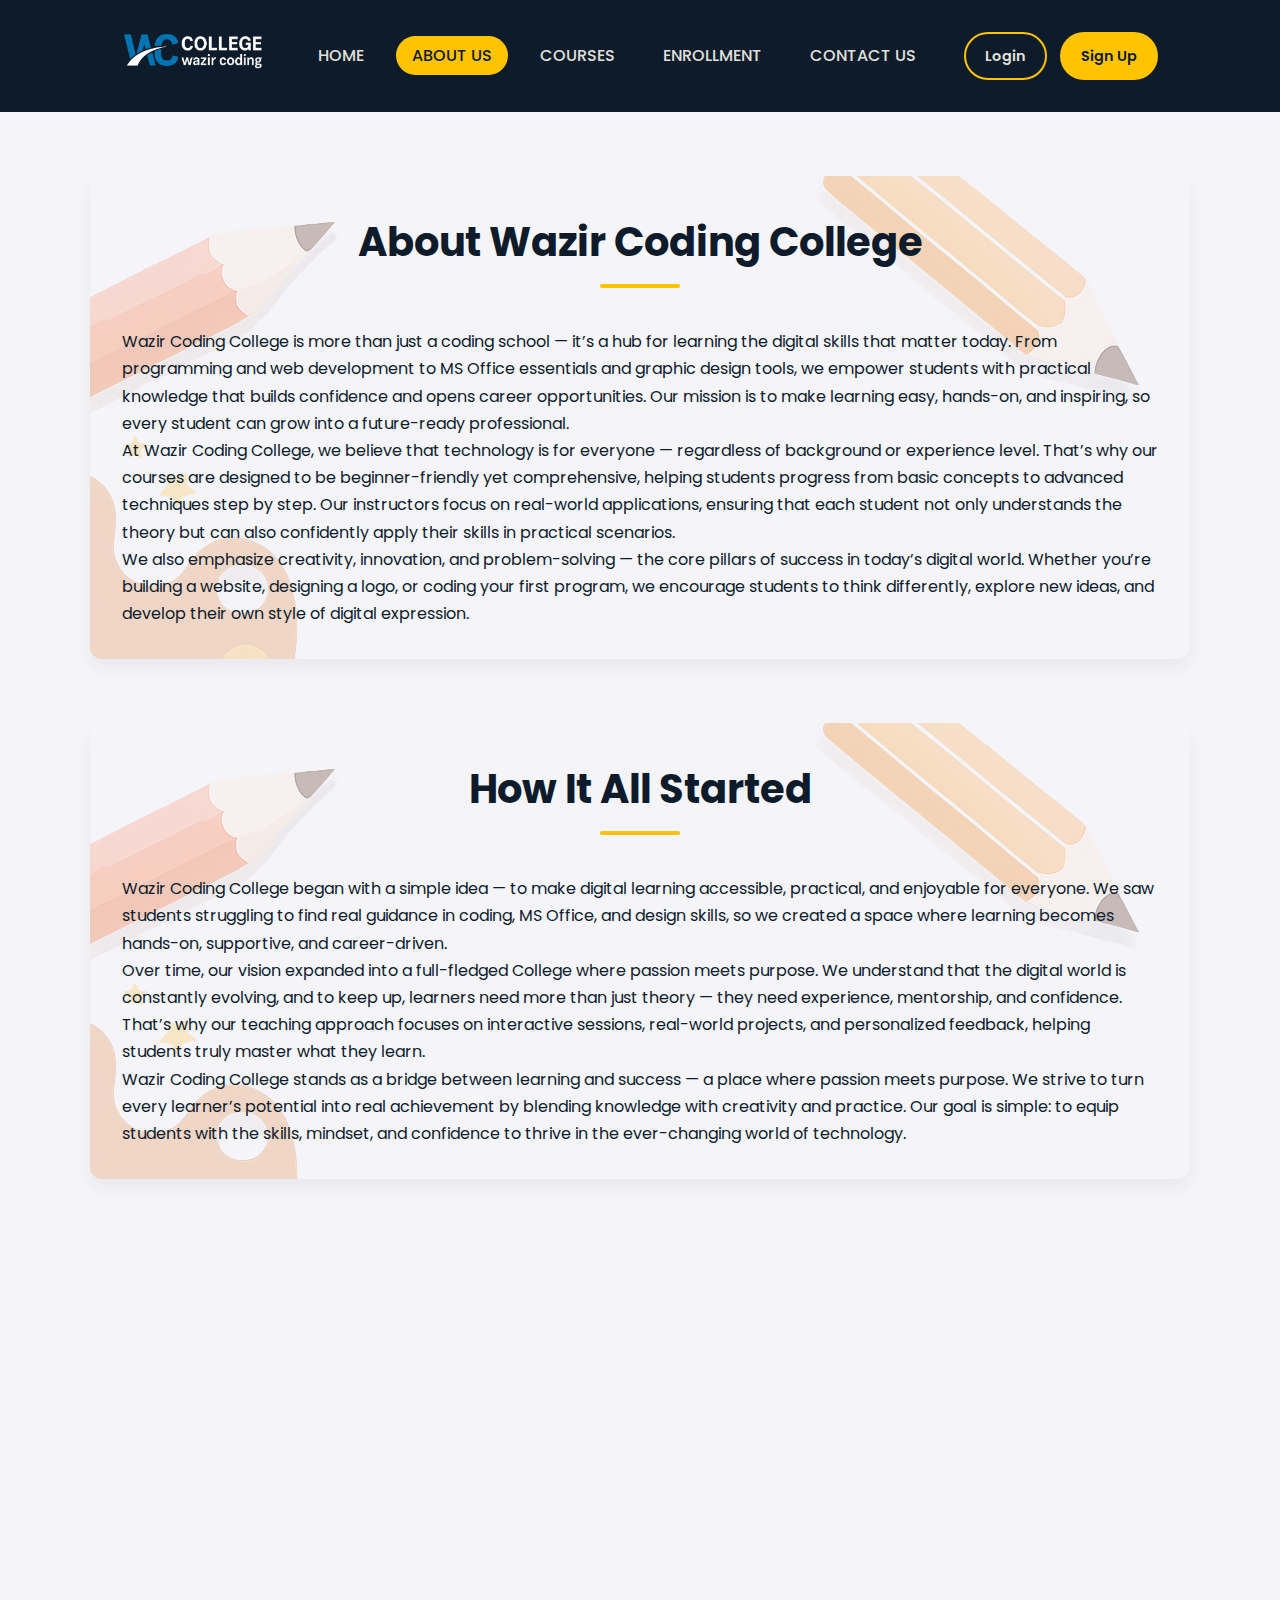
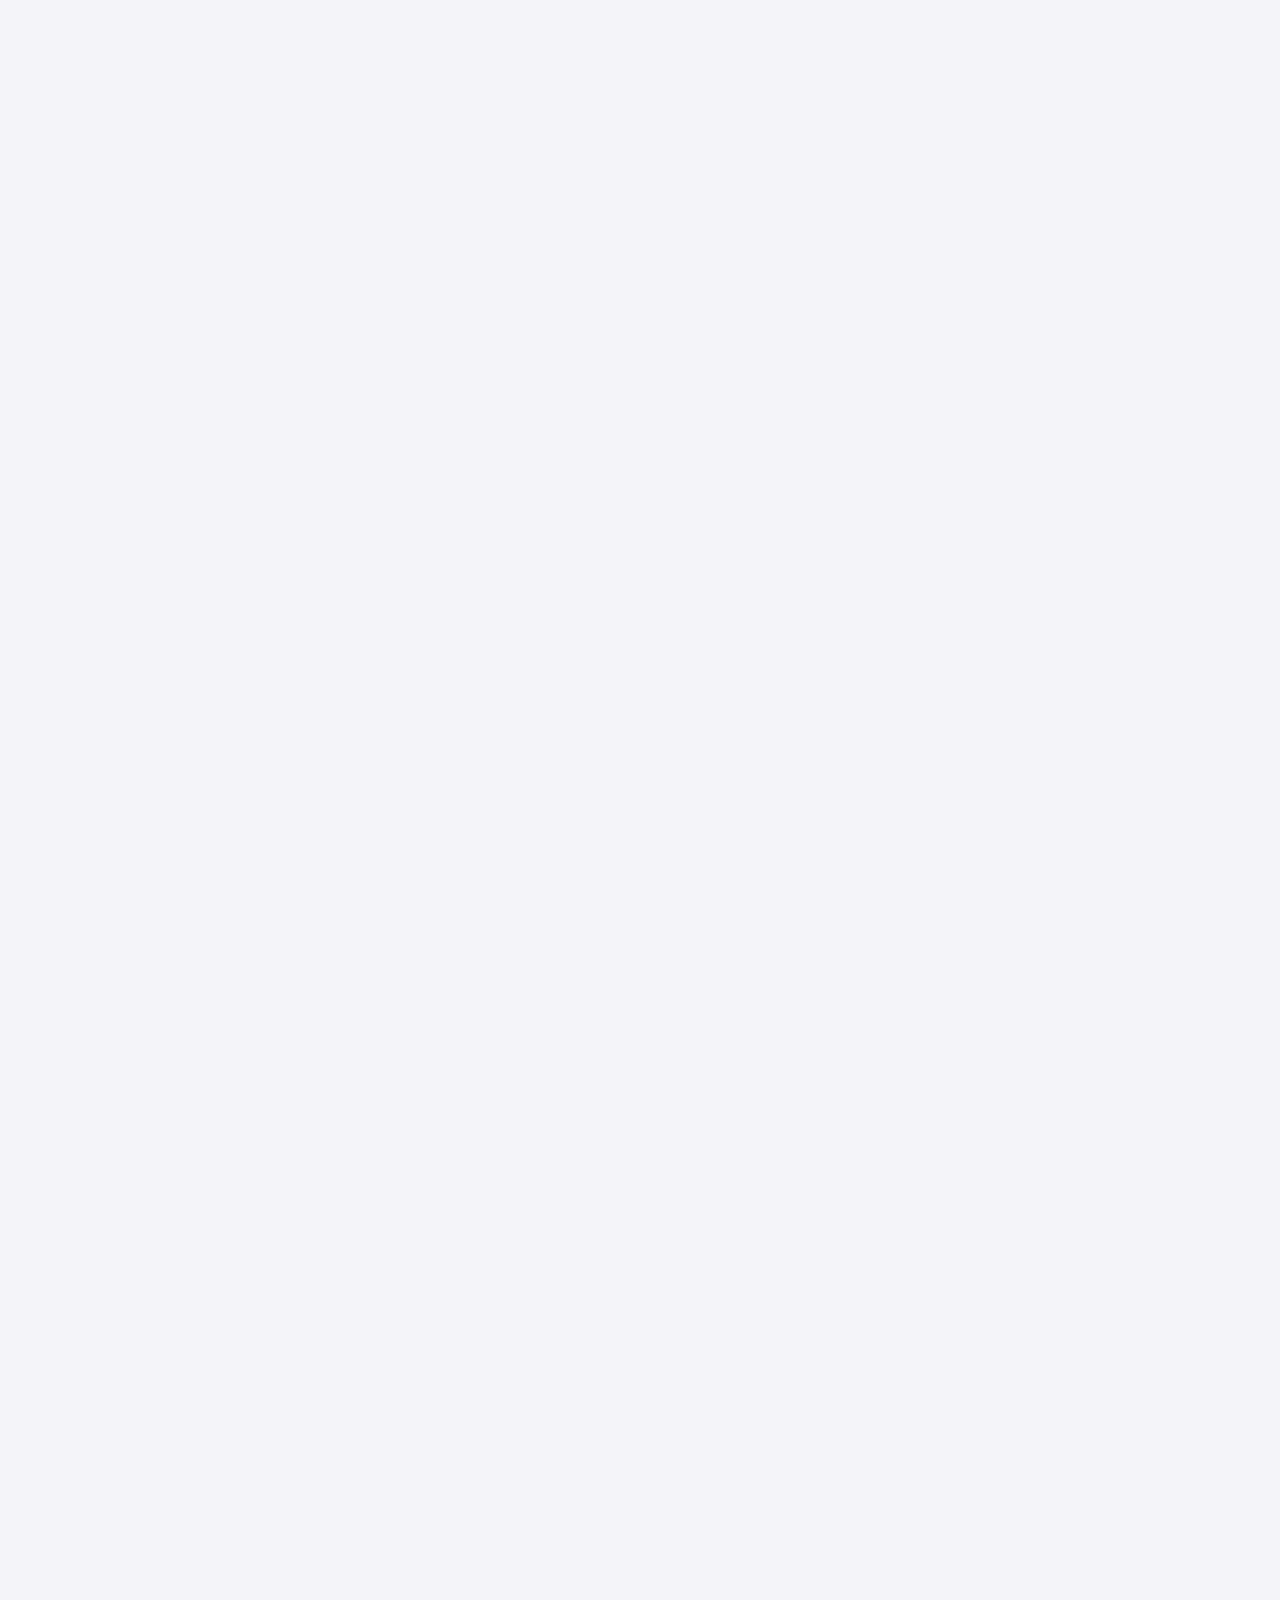
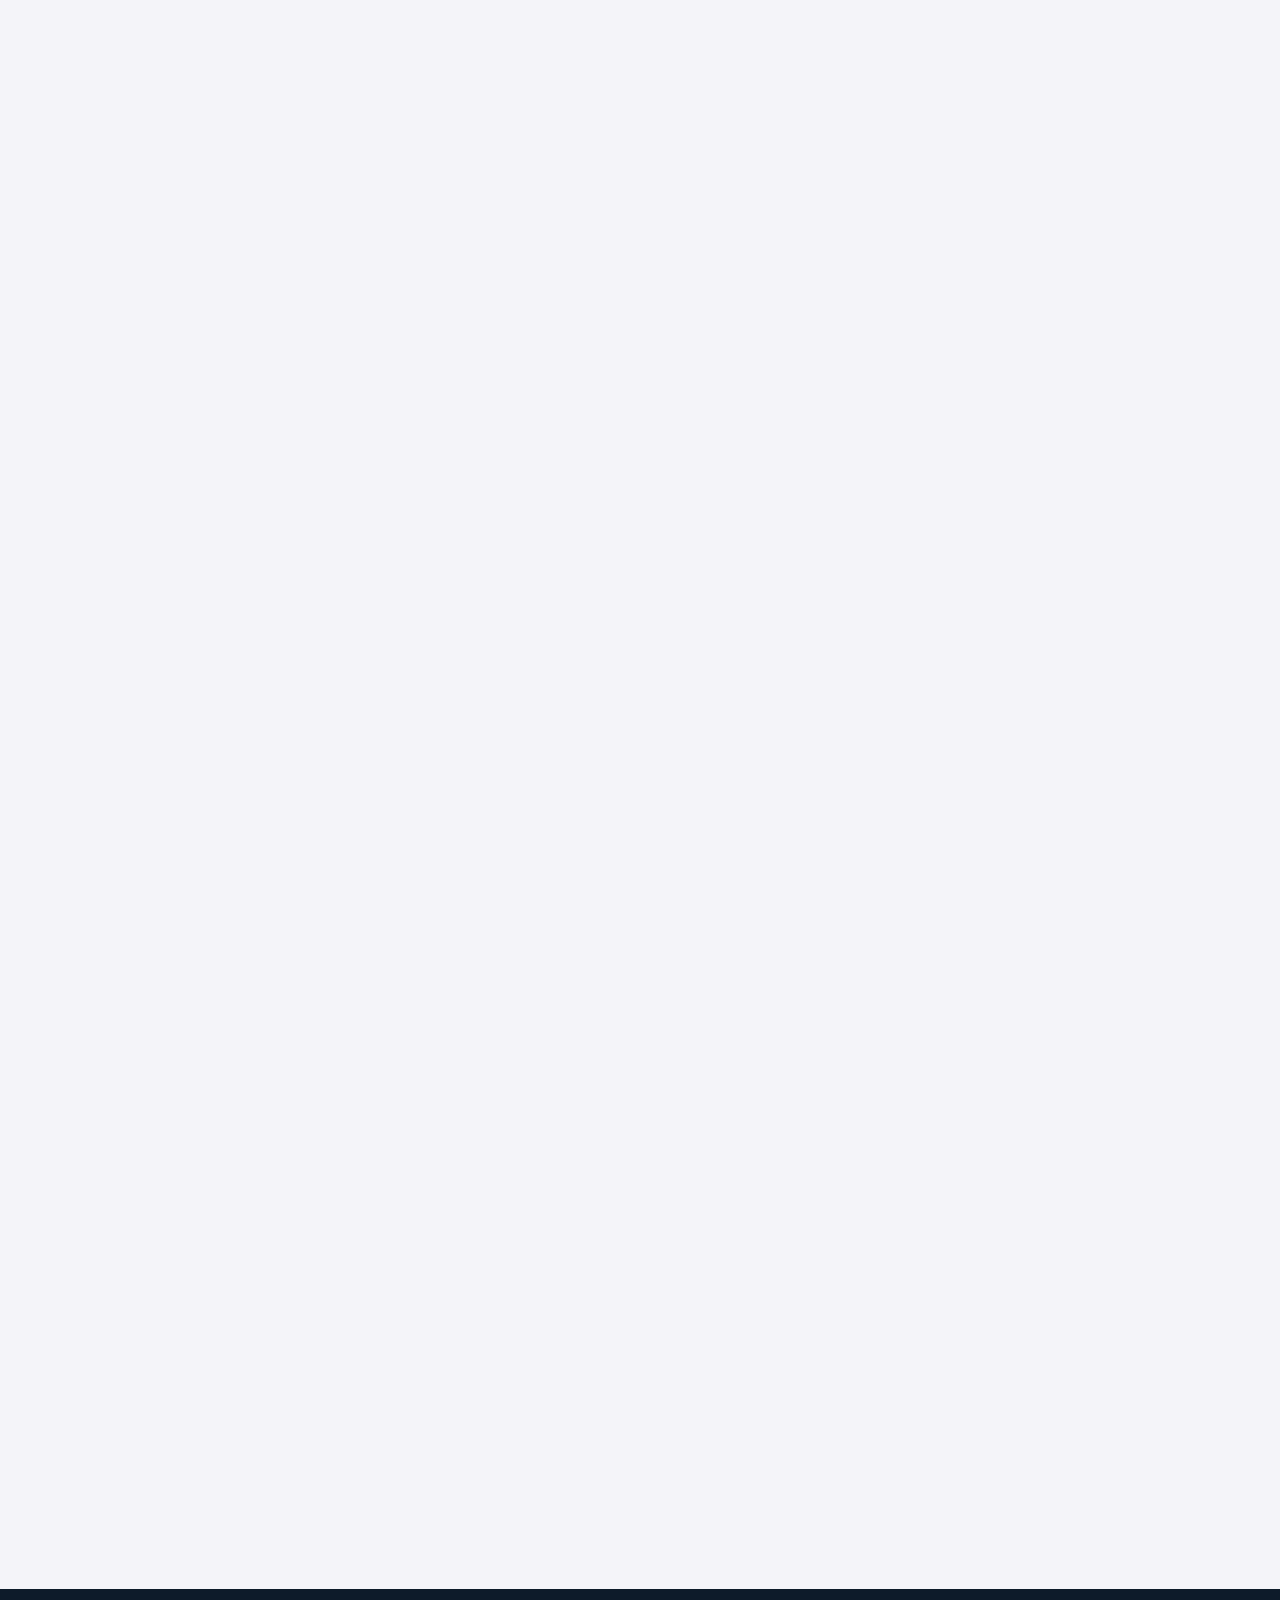
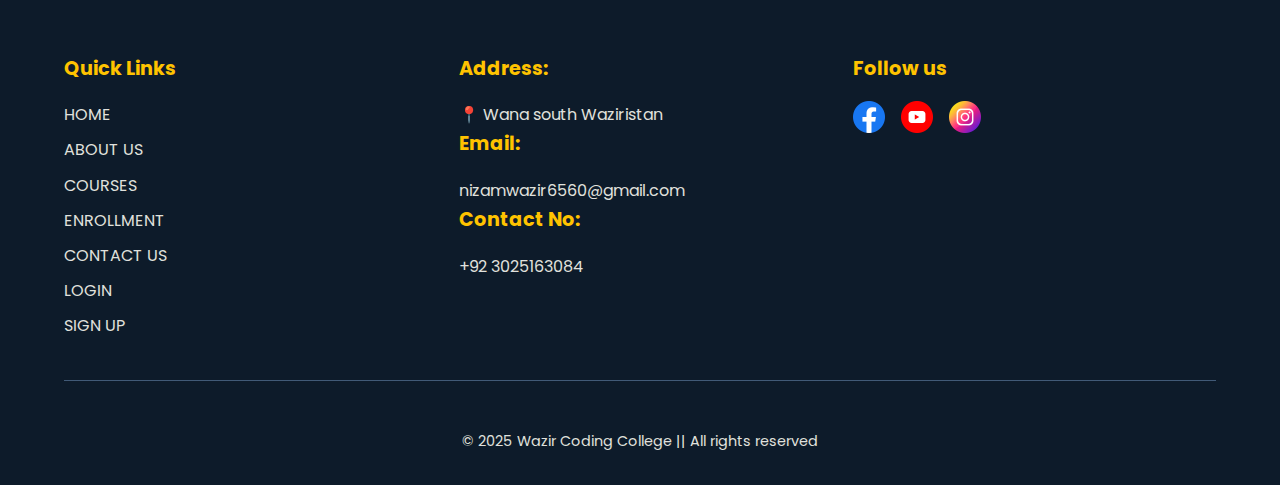
<file: about.html>
<!DOCTYPE html>
<html lang="en">

<head>
    <meta charset="UTF-8">
    <meta name="viewport" content="width=device-width, initial-scale=1.0">
    <title>About Wazir Coding College</title>
    <link rel="stylesheet" href="about.css">
    <link rel="stylesheet" href="style.css">
    <link rel="preconnect" href="https://fonts.googleapis.com">
    <link rel="preconnect" href="https://fonts.gstatic.com" crossorigin>
    <link
        href="https://fonts.googleapis.com/css2?family=Montserrat:wght@500;700&family=Poppins:wght@400;700;900&display=swap"
        rel="stylesheet">
</head>

<body>
    <header class="all-container">
        <div class="head">
            <div class="logo">
                <img src="images/logo.png" alt="Wazir Coding College Logo">
            </div>

            <button class="menu-toggle">☰</button>

            <nav>
                <ul>
                    <li><a href="index.html">HOME</a></li>
                    <li><a href="about.html">ABOUT US</a></li>
                    <li><a href="courses.html">COURSES</a></li>
                    <li><a href="enrollment.html">ENROLLMENT</a></li>
                    <li><a href="contact.html">CONTACT US</a></li>
                </ul>
                <div class="auth-buttons">
                    <a href="login.html" class="btn login-btn">Login</a>
                    <a href="signup.html" class="btn signup-btn">Sign Up</a>
                </div>
            </nav>
        </div>
    </header>

    <main>
        <section class="all-section">
            <div class="about">
                <h2 id="aboutWazir">About Wazir Coding College</h2>
                <p>Wazir Coding College is more than just a coding school — it’s a hub for learning the digital skills
                    that matter today. From programming and web development to MS Office essentials and graphic design
                    tools, we empower students with practical knowledge that builds confidence and opens career
                    opportunities. Our mission is to make learning easy, hands-on, and inspiring, so every student can
                    grow into a future-ready professional.</p>
                <p>At Wazir Coding College, we believe that technology is for everyone — regardless of background or
                    experience level. That’s why our courses are designed to be beginner-friendly yet comprehensive,
                    helping students progress from basic concepts to advanced techniques step by step. Our instructors
                    focus on real-world applications, ensuring that each student not only understands the theory but can
                    also confidently apply their skills in practical scenarios.</p>
                <p>We also emphasize creativity, innovation, and problem-solving — the core pillars of success in
                    today’s digital world. Whether you’re building a website, designing a logo, or coding your first
                    program, we encourage students to think differently, explore new ideas, and develop their own style
                    of digital expression.</p>

            </div>
        </section>

        <section class="all-section">
            <div class="about">
                <h2>How It All Started</h2>
                <p>Wazir Coding College began with a simple idea — to make digital learning accessible, practical, and
                    enjoyable for everyone. We saw students struggling to find real guidance in coding, MS Office, and
                    design skills, so we created a space where learning becomes hands-on, supportive, and career-driven.
                </p>
                <p>Over time, our vision expanded into a full-fledged College where passion meets purpose. We understand
                    that the digital world is constantly evolving, and to keep up, learners need more than just theory —
                    they need experience, mentorship, and confidence. That’s why our teaching approach focuses on
                    interactive sessions, real-world projects, and personalized feedback, helping students truly master
                    what they learn.</p>
                <p>Wazir Coding College stands as a bridge between learning and success — a place where passion meets
                    purpose. We strive to turn every learner’s potential into real achievement by blending knowledge
                    with creativity and practice. Our goal is simple: to equip students with the skills, mindset, and
                    confidence to thrive in the ever-changing world of technology.</p>
            </div>
        </section>

        <section class="all-section">
            <h2>Our Mission & Vision</h2>
            <div class="mission-vision-container">
                <div class="mission-vision-item">
                    <h4>Our Mission</h4>
                    <p>At Wazir Coding College, our mission is to empower students with practical digital skills that
                        open
                        doors to endless opportunities. We aim to make learning simple, interactive, and career-oriented
                        —
                        helping every learner gain the confidence to code, design, and use technology with purpose.</p>
                </div>
                <div class="mission-vision-item">
                    <h4>Our Vision</h4>
                    <p>Our vision is to build a community of creative, confident, and future-ready individuals who can
                        shape
                        the digital world. We dream of becoming a trusted platform where anyone — regardless of age or
                        background — can learn, grow, and turn their passion for technology into a successful career.
                    </p>
                </div>
            </div>
        </section>

        <section class="all-section">
            <div class="about">
                <h2>Why Choose Wazir Coding College</h2>
                <p>At Wazir Coding College, we believe learning should be more than just memorizing lessons — it should
                    be an experience that builds confidence and creativity. We focus on teaching students the skills
                    that truly matter in today’s digital world. Our instructors bring real-world experience into the
                    classroom, making each lesson practical and easy to understand.</p>
                <p>From coding and programming to MS Office and graphic design, every course is designed to help
                    students learn by doing. We guide our learners step-by-step, whether they’re beginners or looking to
                    advance their digital careers. With supportive teaching, flexible learning, and a results-driven
                    approach, Wazir Coding College is the perfect place to start your journey toward a smarter and more
                    successful future.</p>
            </div>
        </section>

        <section class="all-section">
            <h2 id="meetOur">Meet Our Director</h2>
            <div class="ourDirector">
                <div class="director-text">
                    <p>Wazir Coding College is led by Nizam Ud Din, a passionate Python and Web Developer, Graphic
                        Designer, and MS Office Expert with a strong commitment to digital education. With years of
                        experience in
                        technology and teaching, he has trained countless students, helping them gain practical skills
                        and confidence in the digital world.</p>
                    <p>Nizam Ud Din began his journey as a self-taught programmer and designer, driven by a love for
                        innovation and problem-solving. Over time, he turned that passion into a mission — to make
                        quality tech education accessible to everyone, regardless of their background or experience
                        level.</p>
                    <p>At Wazir Coding College, he personally designs the learning roadmap to ensure that every student
                        receives hands-on, career-oriented training. His teaching style focuses on clarity, creativity,
                        and confidence-building, ensuring that students not only learn but truly understand how to apply
                        their knowledge in real-world projects.</p>
                </div>
                <div class="director-image">
                    <img src="images/Nizam.png" alt="Nizam Ud Din, Director of Wazir Coding College">
                </div>
            </div>
        </section>

        <section class="all-section">
            <h2>Meet Our Mentors</h2>
            <div class="mentors">
                <div class="ourmentor">
                    <div class="mentor-text">
                        <h4>💻 Sir. Muhammad Ibrar – Coding Instructor</h4>
                        <p>A skilled web developer and coding mentor who loves breaking down complex programming
                            concepts into easy lessons. Sir Ibrar focuses on helping students build projects that boost
                            both confidence and practical experience. He believes in hands-on learning, encouraging
                            students to turn ideas into real-world applications.</p>
                    </div>
                    <div class="mentor-image">
                        <img src="images/ibrar (2).jpg" alt="Sir Muhammad Ibrar, Coding Instructor">
                    </div>
                </div>
                <div class="ourmentor">
                    <div class="mentor-text">
                        <h4>🎨 Sir Ali Raza – Graphic Design Instructor</h4>
                        <p>With a strong background in visual design, Sir Ali teaches tools like Photoshop and Canva,
                            guiding students to express their creativity and design professional-quality visuals. His
                            approach is simple, creative, and career-focused. He encourages learners to think like
                            designers — blending color, balance, and imagination to create meaningful artwork.</p>
                    </div>
                    <div class="mentor-image">
                        <img src="images/Ali.jpeg" alt="Sir Ali Raza, Graphic Design Instructor">
                    </div>
                </div>
                <div class="ourmentor">
                    <div class="mentor-text">
                        <h4>📊 Sir Bilal Hussain – MS Office Trainer</h4>
                        <p>An expert in Microsoft Word, Excel, and PowerPoint, Sir Bilal helps students master office
                            tools used in real workplaces. His clear explanations and practical tips make even complex
                            tasks easy to understand. He emphasizes practical learning, ensuring students can
                            confidently handle real office projects and data management tasks.</p>
                    </div>
                    <div class="mentor-image">
                        <img src="images/bilal.jpg" alt="Sir Bilal Hussain, MS Office Trainer">
                    </div>
                </div>
            </div>
        </section>

        <section class="all-section">
            <h2>Join the Wazir Community Today</h2>
            <p style="text-align: center; max-width: 700px; margin: 0 auto 2rem auto;">Take the next step toward your
                digital future! At Wazir Coding College, learning is simple, practical,
                and fun. Master coding, graphic design, and MS Office with expert mentors who guide you every step of
                the way.</p>
            <div class="about-last-button">
                <h3>Your future starts now!</h3>
                <a href="enrollment.html" class="cta-button">Get Started</a>
            </div>
        </section>
    </main>

    <footer>
        <div class="foot">
            <div class="quicklinks">
                <h4>Quick Links</h4>
                <ul>
                    <li><a href="index.html">HOME</a></li>
                    <li><a href="about.html">ABOUT US</a></li>
                    <li><a href="courses.html">COURSES</a></li>
                    <li><a href="enrollment.html">ENROLLMENT</a></li>
                    <li><a href="contact.html">CONTACT US</a></li>
                    <li><a href="login.html">LOGIN</a></li>
                    <li><a href="sign up">SIGN UP</a></li>
                </ul>
            </div>
            <div class="address">
                <h4>Address:</h4>
                <p> 📍 Wana south Waziristan </p>
                <h4>Email:</h4>
                <p>nizamwazir6560@gmail.com</p>
                <h4>Contact No:</h4>
                <p>+92 3025163084</p>
            </div>
            <div class="footer-icons">
                <h4>Follow us</h4>
                <div class="social-icons">
                    <a href="https://www.facebook.com/NizamUdDinWazirK/" target="_blank"><img src="images/facebook.png"
                            alt="Facebook"></a>
                    <a href="https://www.youtube.com/@wazircoding786" target="_blank"><img src="images/youtube.png"
                            alt="YouTube"></a>
                    <a href="https://www.instagram.com/nizamuddinwazirkk/" target="_blank"><img src="images/instagram.png"
                            alt="Instagram"></a>
                </div>
            </div>
        </div>
        <div class="copy">
            <p>&copy; 2025 Wazir Coding College || All rights reserved</p>
        </div>
    </footer>
    <script src="about.js"></script>
    <script src="script.js"></script>
</body>

</html>
</file>
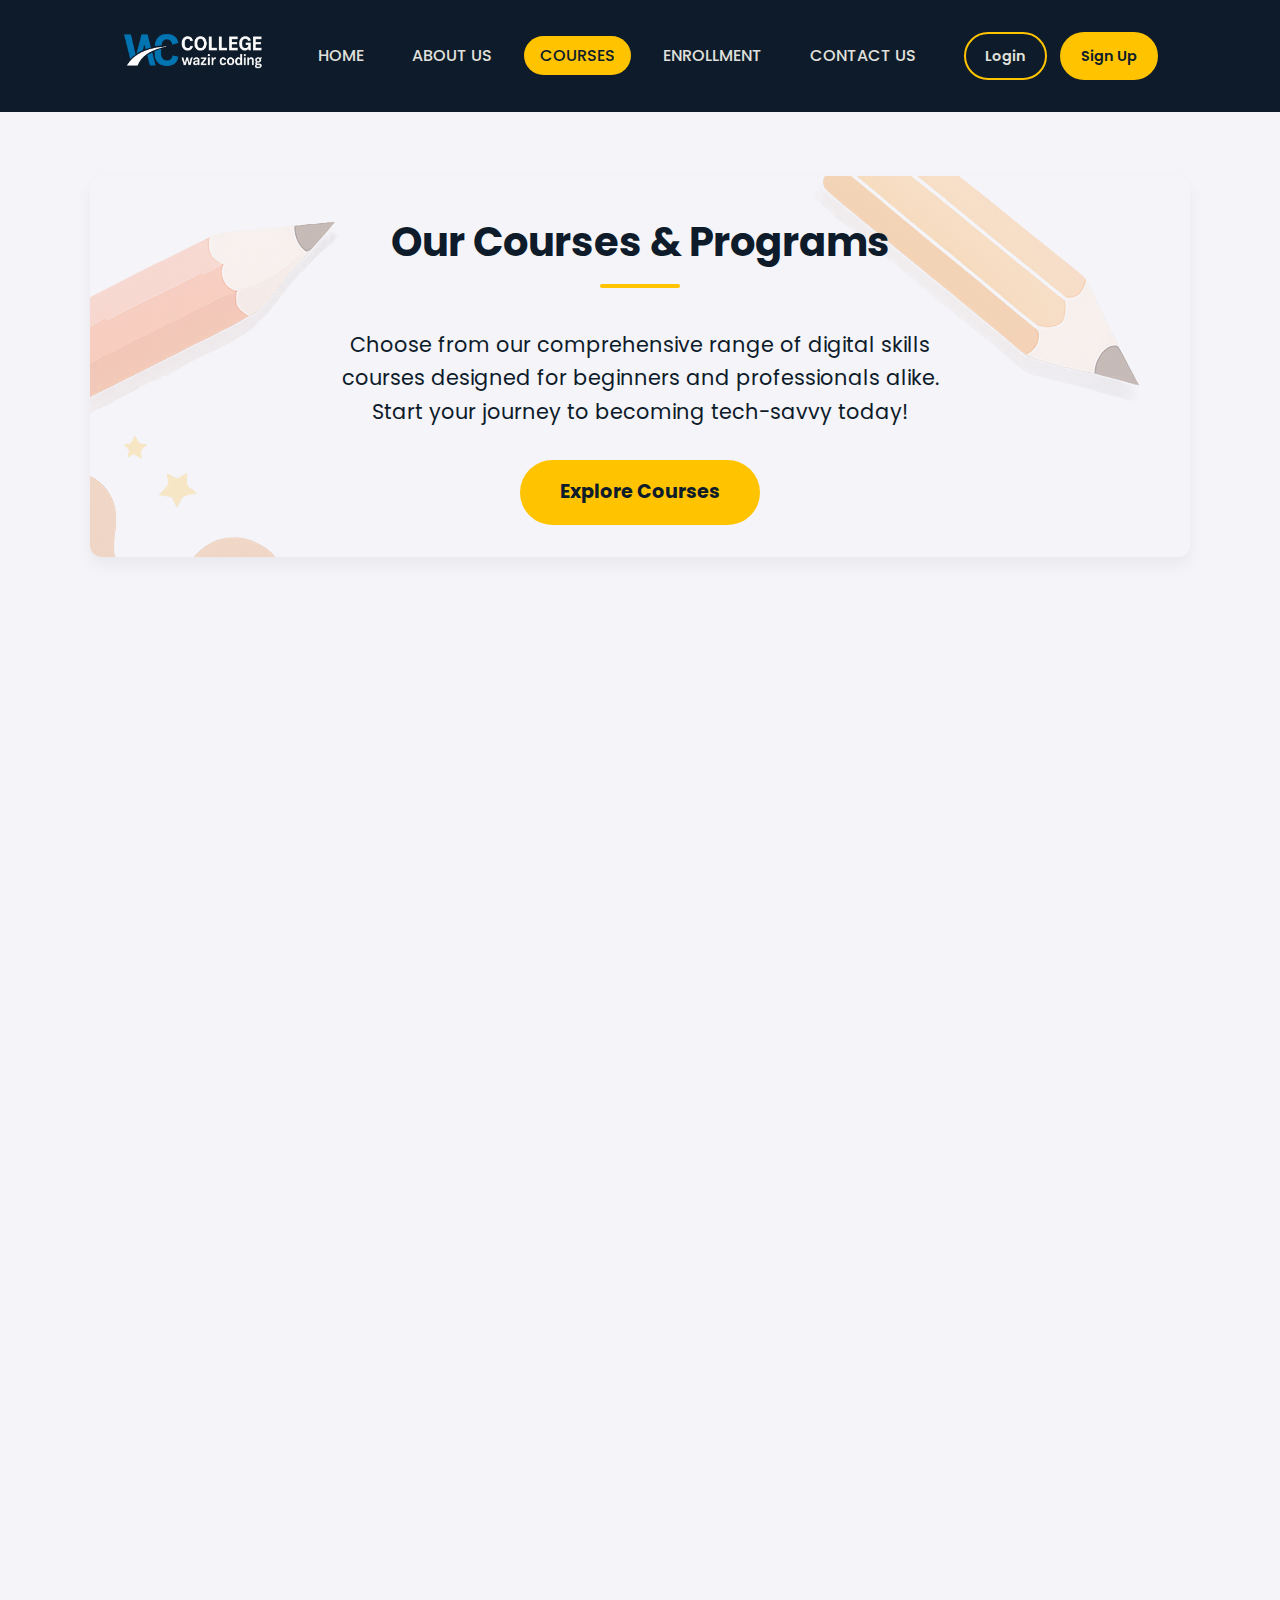
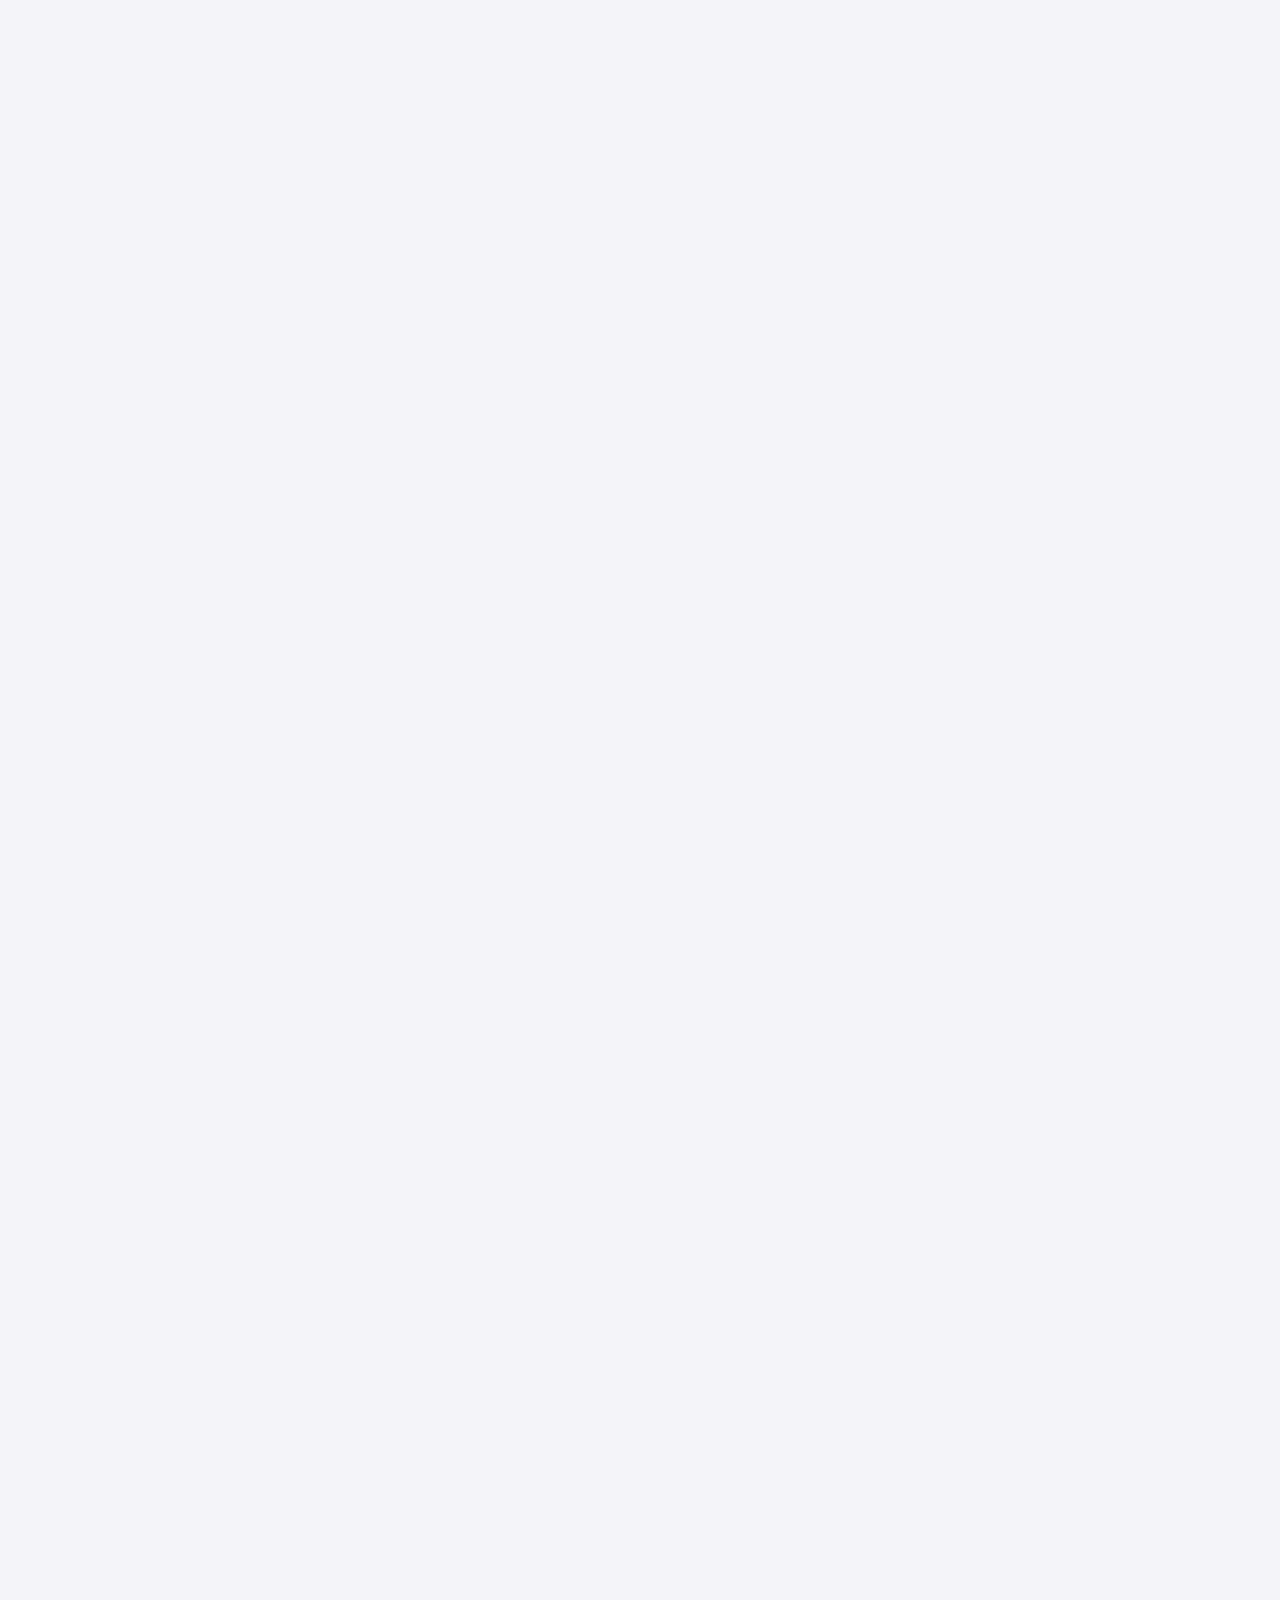
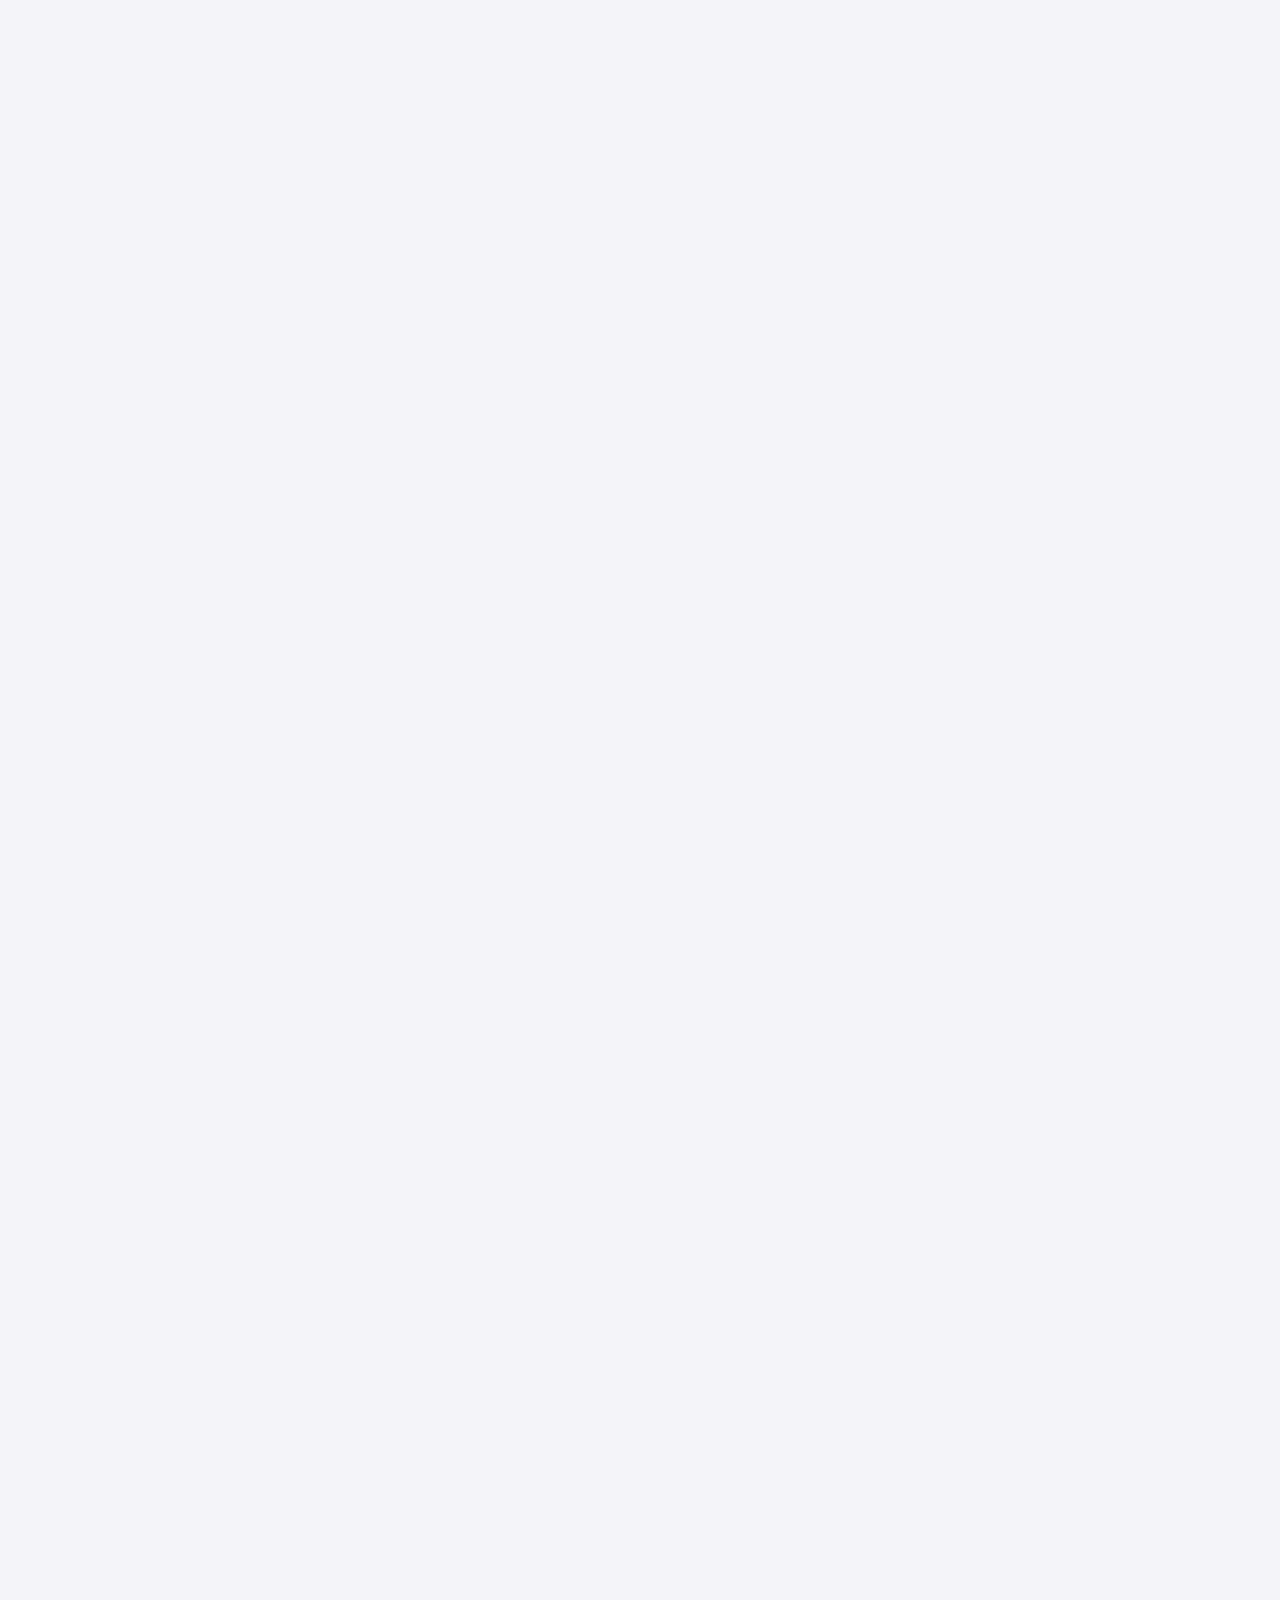
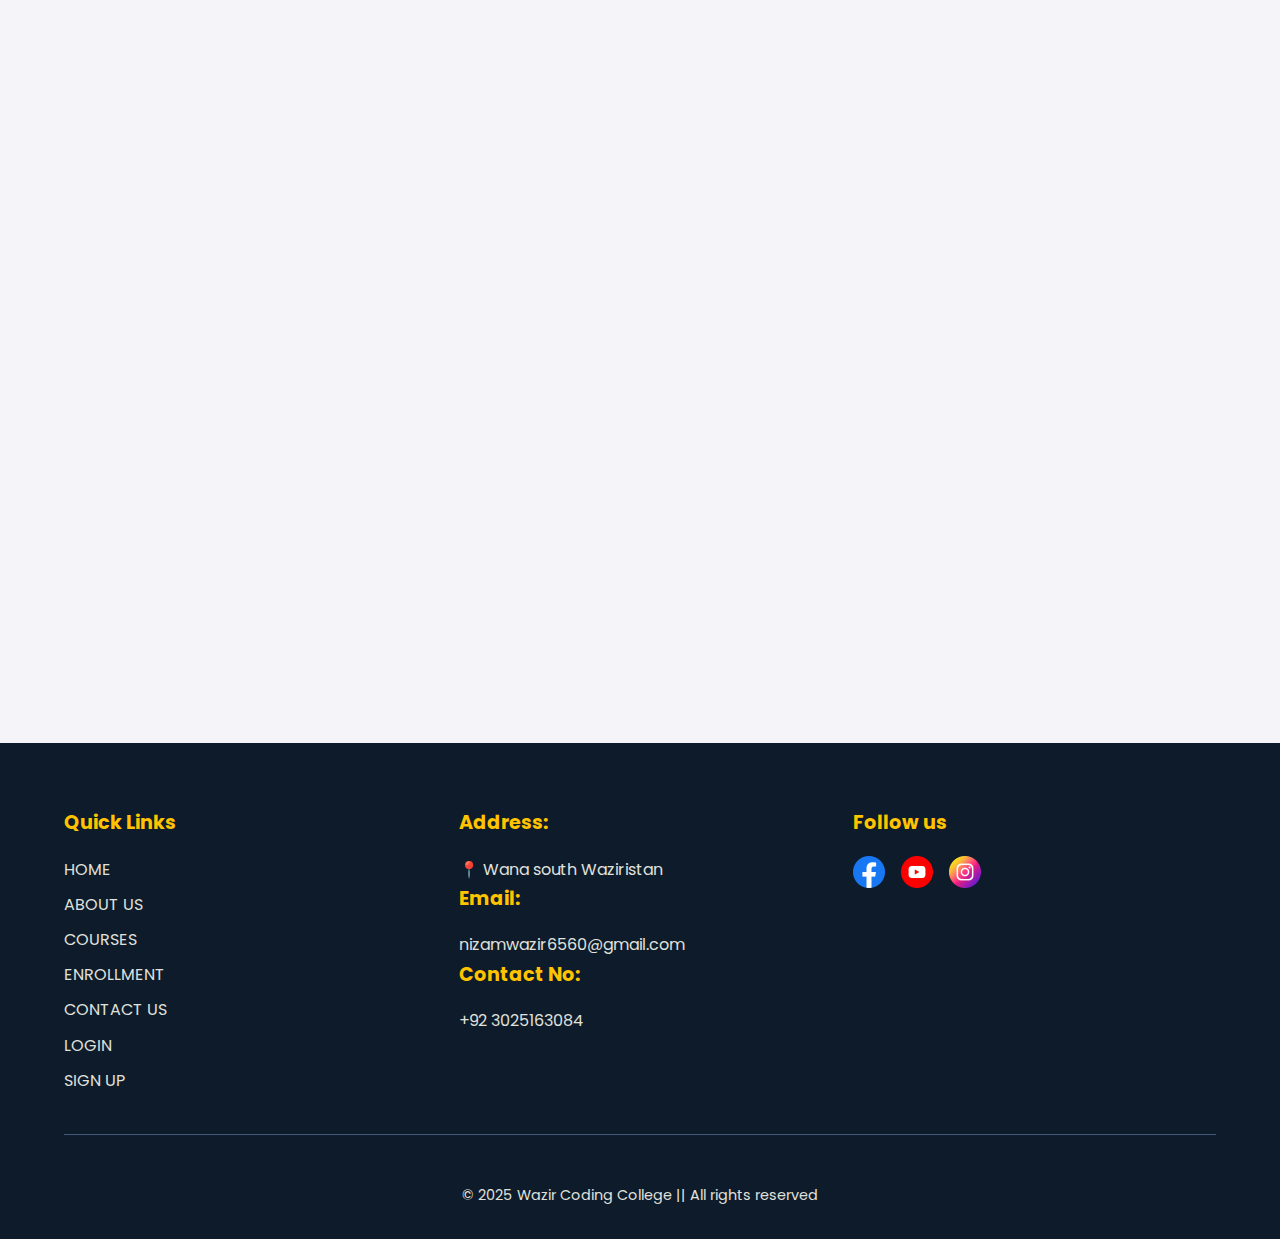
<file: courses.html>
<!DOCTYPE html>
<html lang="en">

<head>
    <meta charset="UTF-8">
    <meta name="viewport" content="width=device-width, initial-scale=1.0">
    <title>Courses - Wazir Coding College</title>
    <link rel="stylesheet" href="style.css">
    <link rel="stylesheet" href="courses.css">
    <link rel="preconnect" href="https://fonts.googleapis.com">
    <link rel="preconnect" href="https://fonts.gstatic.com" crossorigin>
    <link rel="stylesheet"
        href="https://fonts.googleapis.com/css2?family=Montserrat:wght@500;700&family=Poppins:wght@400;700;900&display=swap">
</head>

<body>
    <header class="all-container">
        <div class="head">
            <div class="logo">
                <img src="images/logo.png" alt="Wazir Coding College Logo">
            </div>

            <button class="menu-toggle">☰</button>

            <nav>
                <ul>
                    <li><a href="index.html">HOME</a></li>
                    <li><a href="about.html">ABOUT US</a></li>
                    <li><a href="courses.html">COURSES</a></li>
                    <li><a href="enrollment.html">ENROLLMENT</a></li>
                    <li><a href="contact.html">CONTACT US</a></li>
                </ul>
                <div class="auth-buttons">
                    <a href="login.html" class="btn login-btn">Login</a>
                    <a href="signup.html" class="btn signup-btn">Sign Up</a>
                </div>
            </nav>
        </div>
    </header>

    <main>
        <!-- Hero Section -->
        <section class="all-section">
            <div class="courses-hero-content">
                <h2>Our Courses & Programs</h2>
                <p>Choose from our comprehensive range of digital skills courses designed for beginners and
                    professionals alike. Start your journey to becoming tech-savvy today!</p>
                <div class="courses-hero-content-link">
                    <a href="#course-categories" class="cta-button">Explore Courses</a>
                </div>
            </div>
        </section>

        <!-- Course Categories -->
        <section id="course-categories" class="all-section">
            <h2>Course Categories</h2>
            <div class="category-filters">
                <button class="filter-btn active" data-filter="all">All Courses</button>
                <button class="filter-btn" data-filter="programming">Programming</button>
                <button class="filter-btn" data-filter="web-dev">Web Development</button>
                <button class="filter-btn" data-filter="design">Graphic Design</button>
                <button class="filter-btn" data-filter="office">MS Office</button>
            </div>

            <!-- Programming Courses -->
            <div class="course-category" data-category="programming">
                <h3 id="programming">Programming & Software Development</h3>
                <div class="allcard">
                    <div class="course-card">
                        <div class="course-image">
                            <img src="images/python2.jpg"
                                alt="Python Programming">
                        </div>
                        <div class="course-content">
                            <h4>Python Programming</h4>
                            <p class="course-duration">Duration: 3 Months</p>
                            <p class="course-level">Level: Beginner to Advanced</p>
                            <p>Learn Python from basics to advanced concepts including data structures, OOP, and
                                real-world projects.</p>
                            <ul class="course-topics">
                                <li>Python Syntax & Basics</li>
                                <li>Data Structures & Algorithms</li>
                                <li>Object-Oriented Programming</li>
                                <li>File Handling & Modules</li>
                                <li>Project Development</li>
                            </ul>
                            <div class="course-footer">
                                <span class="course-price">Rs: 5,000</span>
                                <a href="enrollment.html" class="enroll-btn">Enroll Now</a>
                            </div>
                        </div>
                    </div>

                    <div class="course-card">
                        <div class="course-image">
                            <img src="images/java2.jpeg"
                                alt="Java Programming">
                        </div>
                        <div class="course-content">
                            <h4>Java Programming</h4>
                            <p class="course-duration">Duration: 4 Months</p>
                            <p class="course-level">Level: Intermediate</p>
                            <p>Master Java programming for desktop and web applications with comprehensive hands-on
                                training.</p>
                            <ul class="course-topics">
                                <li>Java Fundamentals</li>
                                <li>OOP Concepts</li>
                                <li>Exception Handling</li>
                                <li>Java Collections</li>
                                <li>Desktop Applications</li>
                            </ul>
                            <div class="course-footer">
                                <span class="course-price">Rs: 6,500</span>
                                <a href="enrollment.html" class="enroll-btn">Enroll Now</a>
                            </div>
                        </div>
                    </div>
                </div>
            </div>

            <!-- Web Development Courses -->
            <div class="course-category" data-category="web-dev">
                <h3 id="web">Web Development</h3>
                <div class="allcard">
                    <div class="course-card">
                        <div class="course-image">
                            <img src="images/web-dev2.jpeg"
                                alt="Frontend Development">
                        </div>
                        <div class="course-content">
                            <h4>Frontend Web Development</h4>
                            <p class="course-duration">Duration: 3 Months</p>
                            <p class="course-level">Level: Beginner</p>
                            <p>Learn to create beautiful, responsive websites using HTML5, CSS3, and JavaScript.</p>
                            <ul class="course-topics">
                                <li>HTML5 & Semantic HTML</li>
                                <li>CSS3 & Flexbox/Grid</li>
                                <li>JavaScript Fundamentals</li>
                                <li>Responsive Design</li>
                                <li>Bootstrap Framework</li>
                            </ul>
                            <div class="course-footer">
                                <span class="course-price">Rs: 4,500</span>
                                <a href="enrollment.html" class="enroll-btn">Enroll Now</a>
                            </div>
                        </div>
                    </div>

                    <div class="course-card">
                        <div class="course-image">
                            <img src="images/full-stack.jpeg"
                                alt="Full Stack Development">
                        </div>
                        <div class="course-content">
                            <h4>Full Stack Development</h4>
                            <p class="course-duration">Duration: 6 Months</p>
                            <p class="course-level">Level: Advanced</p>
                            <p>Become a full-stack developer with MERN stack (MongoDB, Express, React, Node.js).</p>
                            <ul class="course-topics">
                                <li>React.js & Redux</li>
                                <li>Node.js & Express</li>
                                <li>MongoDB Database</li>
                                <li>RESTful APIs</li>
                                <li>Deployment & DevOps</li>
                            </ul>
                            <div class="course-footer">
                                <span class="course-price">Rs: 12,000</span>
                                <a href="enrollment.html" class="enroll-btn">Enroll Now</a>
                            </div>
                        </div>
                    </div>
                </div>
            </div>

            <!-- Graphic Design Courses -->
            <div class="course-category" data-category="design">
                <h3 id="graphic-design">Graphic Design</h3>
                <div class="allcard">
                    <div class="course-card">
                        <div class="course-image">
                            <img src="images/photoshop.jpg"
                                alt="Adobe Photoshop">
                        </div>
                        <div class="course-content">
                            <h4>Adobe Photoshop Mastery</h4>
                            <p class="course-duration">Duration: 2 Months</p>
                            <p class="course-level">Level: Beginner to Pro</p>
                            <p>Master professional photo editing, digital painting, and graphic design with Adobe
                                Photoshop.</p>
                            <ul class="course-topics">
                                <li>Interface & Tools</li>
                                <li>Layers & Masking</li>
                                <li>Photo Manipulation</li>
                                <li>Digital Painting</li>
                                <li>Professional Projects</li>
                            </ul>
                            <div class="course-footer">
                                <span class="course-price">Rs: 3,500</span>
                                <a href="enrollment.html" class="enroll-btn">Enroll Now</a>
                            </div>
                        </div>
                    </div>

                    <div class="course-card">
                        <div class="course-image">
                            <img src="images/canwa.webp"
                                alt="Canva Design">
                        </div>
                        <div class="course-content">
                            <h4>Canva Professional Design</h4>
                            <p class="course-duration">Duration: 1 Month</p>
                            <p class="course-level">Level: Beginner</p>
                            <p>Create stunning designs for social media, presentations, and marketing materials with
                                Canva.</p>
                            <ul class="course-topics">
                                <li>Canva Interface</li>
                                <li>Design Principles</li>
                                <li>Brand Kit Creation</li>
                                <li>Social Media Graphics</li>
                                <li>Presentation Design</li>
                            </ul>
                            <div class="course-footer">
                                <span class="course-price">Rs: 2,000</span>
                                <a href="enrollment.html" class="enroll-btn">Enroll Now</a>
                            </div>
                        </div>
                    </div>
                </div>
            </div>

            <!-- MS Office Courses -->
            <div class="course-category" data-category="office">
                <h3 id="ms-office">MS Office & Productivity</h3>
                <div class="allcard">
                    <div class="course-card">
                        <div class="course-image">
                            <img src="images/Office Tools_.jpeg"
                                alt="MS Office Complete">
                        </div>
                        <div class="course-content">
                            <h4>MS Office Complete Package</h4>
                            <p class="course-duration">Duration: 2 Months</p>
                            <p class="course-level">Level: All Levels</p>
                            <p>Master Microsoft Word, Excel, PowerPoint, and Outlook for academic and professional
                                success.</p>
                            <ul class="course-topics">
                                <li>MS Word - Documents</li>
                                <li>MS Excel - Spreadsheets</li>
                                <li>MS PowerPoint - Presentations</li>
                                <li>MS Outlook - Email Management</li>
                                <li>Advanced Tips & Tricks</li>
                            </ul>
                            <div class="course-footer">
                                <span class="course-price">Rs: 3,000</span>
                                <a href="enrollment.html" class="enroll-btn">Enroll Now</a>
                            </div>
                        </div>
                    </div>

                    <div class="course-card">
                        <div class="course-image">
                            <img src="images/Excel.jpeg"
                                alt="Excel Advanced">
                        </div>
                        <div class="course-content">
                            <h4>Excel for Data Analysis</h4>
                            <p class="course-duration">Duration: 1.5 Months</p>
                            <p class="course-level">Level: Intermediate</p>
                            <p>Advanced Excel functions, data analysis, pivot tables, and automation for business
                                intelligence.</p>
                            <ul class="course-topics">
                                <li>Advanced Formulas</li>
                                <li>Pivot Tables & Charts</li>
                                <li>Data Analysis Tools</li>
                                <li>Macros & Automation</li>
                                <li>Business Dashboards</li>
                            </ul>
                            <div class="course-footer">
                                <span class="course-price">Rs: 2,500</span>
                                <a href="enrollment.html" class="enroll-btn">Enroll Now</a>
                            </div>
                        </div>
                    </div>
                </div>
            </div>
        </section>

        <!-- Learning Benefits -->
        <section class="all-section">
            <h2>What You'll Gain</h2>
            <div class="benefits-grid">
                <div class="benefit-item">
                    <h4>🎯 Practical Skills</h4>
                    <p>Hands-on projects that build real-world experience</p>
                </div>
                <div class="benefit-item">
                    <h4>📚 Comprehensive Materials</h4>
                    <p>Detailed notes, video tutorials, and reference guides</p>
                </div>
                <div class="benefit-item">
                    <h4>👨‍🏫 Expert Guidance</h4>
                    <p>Personalized feedback from experienced instructors</p>
                </div>
                <div class="benefit-item">
                    <h4>📜 Completion Certificate</h4>
                    <p>Recognized certification for your portfolio</p>
                </div>
                <div class="benefit-item">
                    <h4>💼 Career Support</h4>
                    <p>Guidance for freelancing and job opportunities</p>
                </div>
                <div class="benefit-item">
                    <h4>🕐 Flexible Schedule</h4>
                    <p>Learn at your own pace with lifetime access</p>
                </div>
            </div>
        </section>

        <!-- CTA Section -->
        <section class="all-section cta-section">
            <h2>Ready to Start Your Learning Journey?</h2>
            <p>Join hundreds of students who have transformed their skills with Wazir Coding College</p>
            <div class="cta-buttons">
                <a href="enrollment.html" class="cta-button primary">Enroll Now</a>
                <a href="contact.html" class="cta-button secondary">Contact for Info</a>
            </div>
        </section>
    </main>

    <footer>
        <div class="foot">
            <div class="quicklinks">
                <h4>Quick Links</h4>
                <ul>
                    <li><a href="index.html">HOME</a></li>
                    <li><a href="about.html">ABOUT US</a></li>
                    <li><a href="courses.html">COURSES</a></li>
                    <li><a href="enrollment.html">ENROLLMENT</a></li>
                    <li><a href="contact.html">CONTACT US</a></li>
                    <li><a href="login.html">LOGIN</a></li>
                    <li><a href="sign up">SIGN UP</a></li>
                </ul>
            </div>
            <div class="address">
                <h4>Address:</h4>
                <p> 📍 Wana south Waziristan </p>
                <h4>Email:</h4>
                <p>nizamwazir6560@gmail.com</p>
                <h4>Contact No:</h4>
                <p>+92 3025163084</p>
            </div>
            <div class="footer-icons">
                <h4>Follow us</h4>
                <div class="social-icons">
                    <a href="https://www.facebook.com/NizamUdDinWazirK/" target="_blank"><img src="images/facebook.png"
                            alt="Facebook"></a>
                    <a href="https://www.youtube.com/@wazircoding786" target="_blank"><img src="images/youtube.png"
                            alt="YouTube"></a>
                    <a href="https://www.instagram.com/nizamuddinwazirkk/" target="_blank"><img
                            src="images/instagram.png" alt="Instagram"></a>
                </div>
            </div>
        </div>
        <div class="copy">
            <p>&copy; 2025 Wazir Coding College || All rights reserved</p>
        </div>
    </footer>

    <script src="courses.js"></script>
    <script src="script.js"></script>
</body>

</html>
</file>
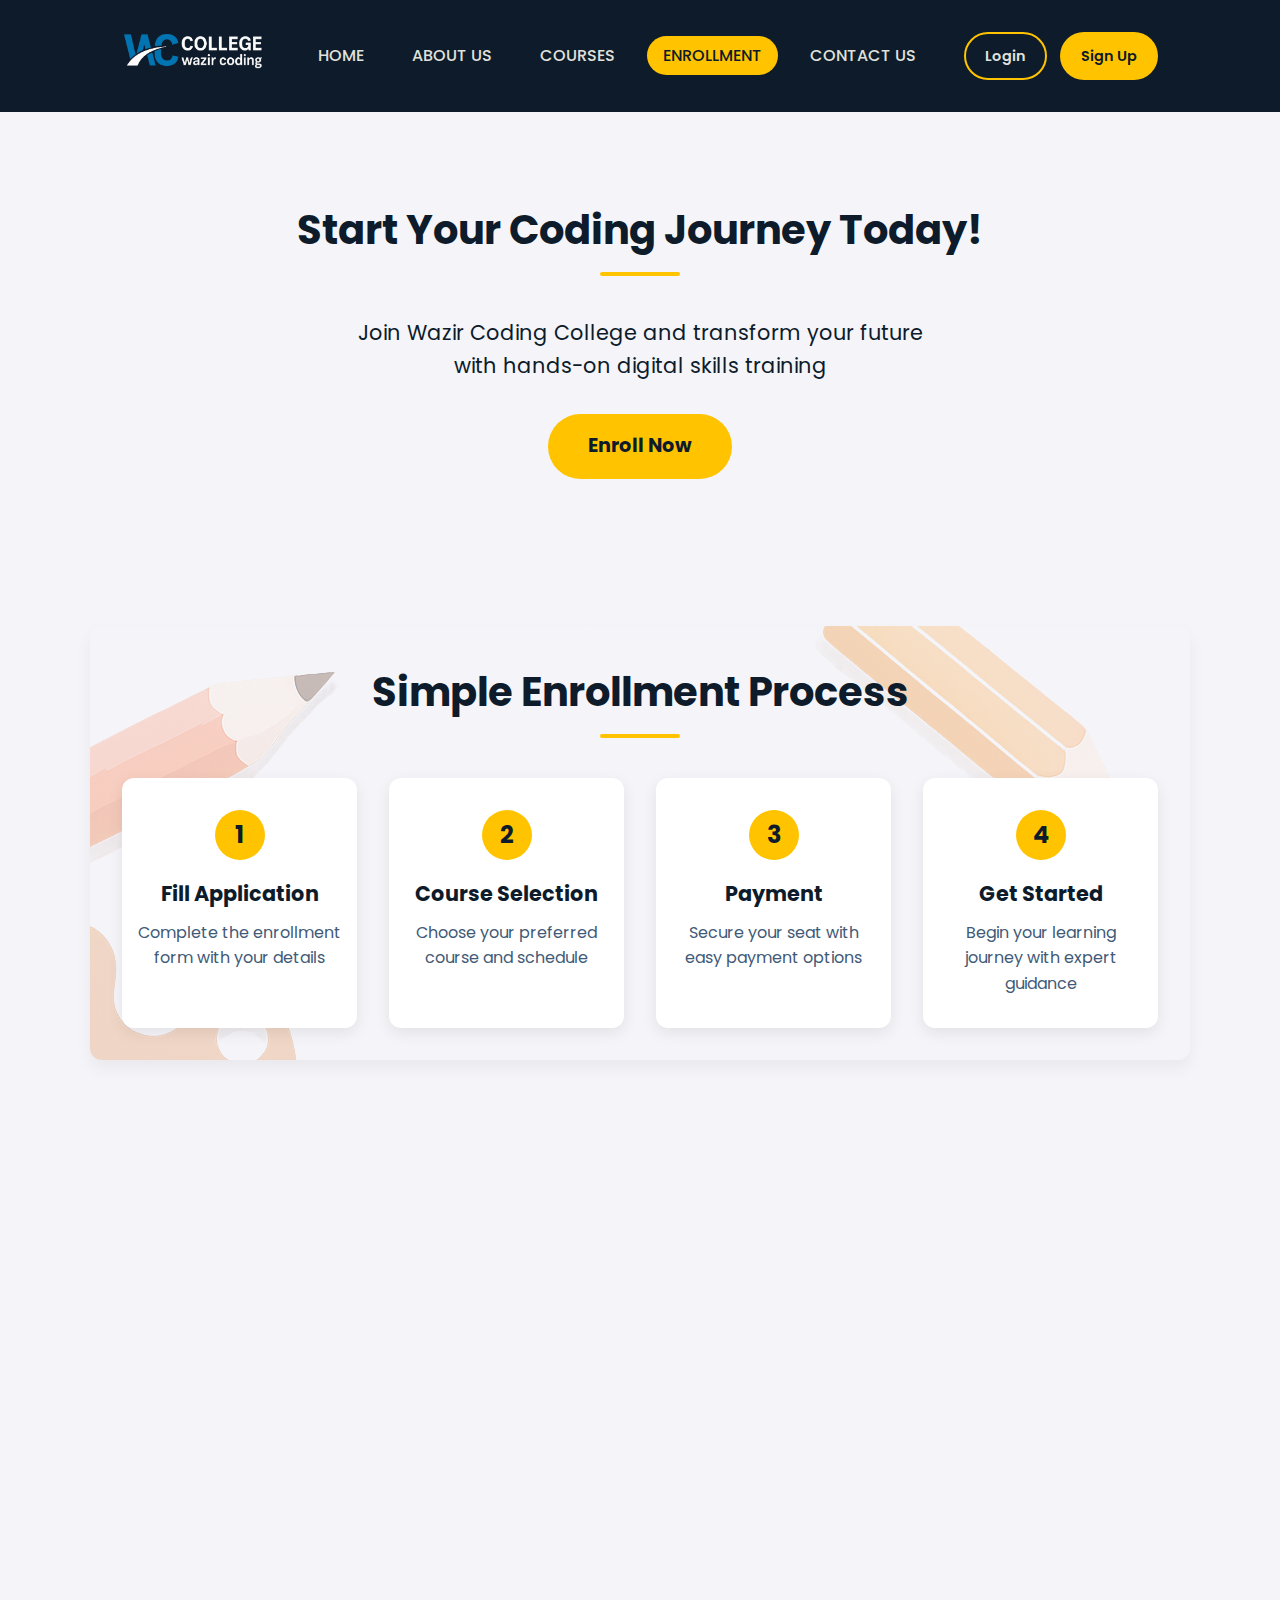
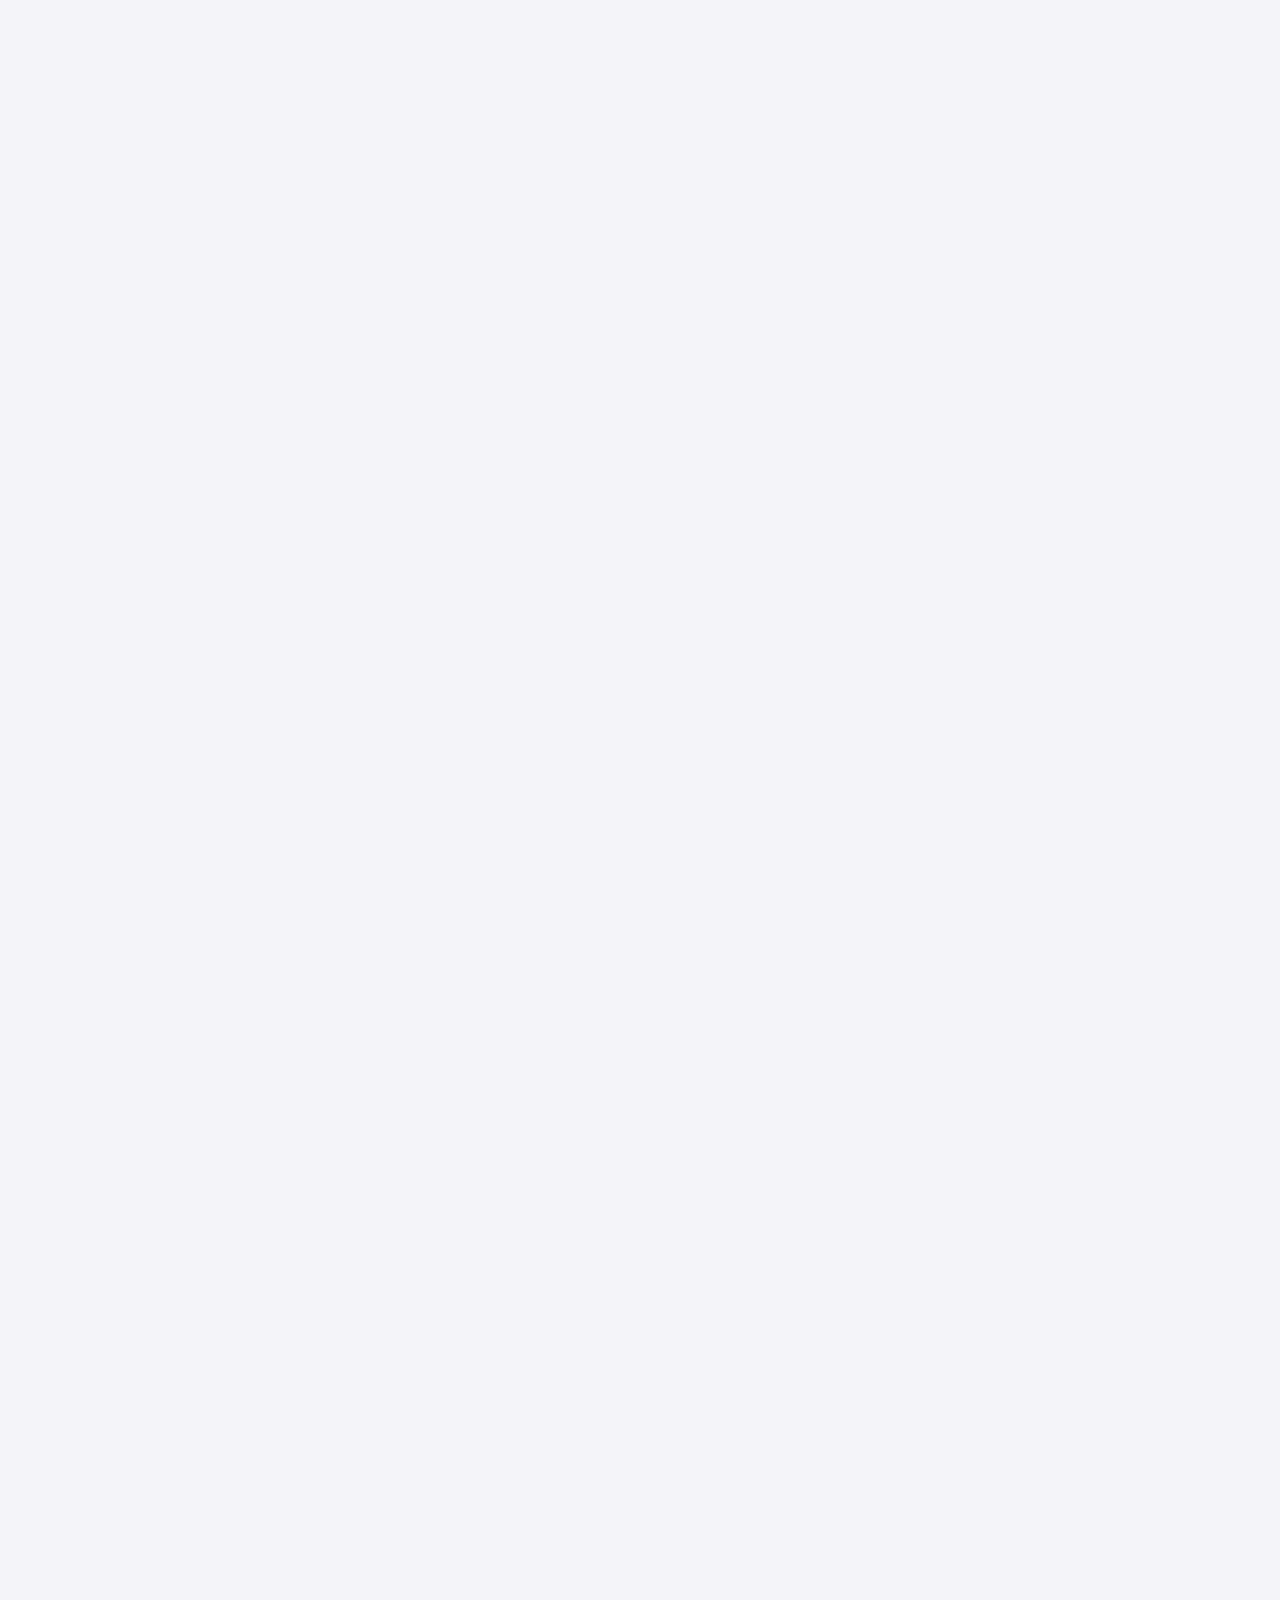
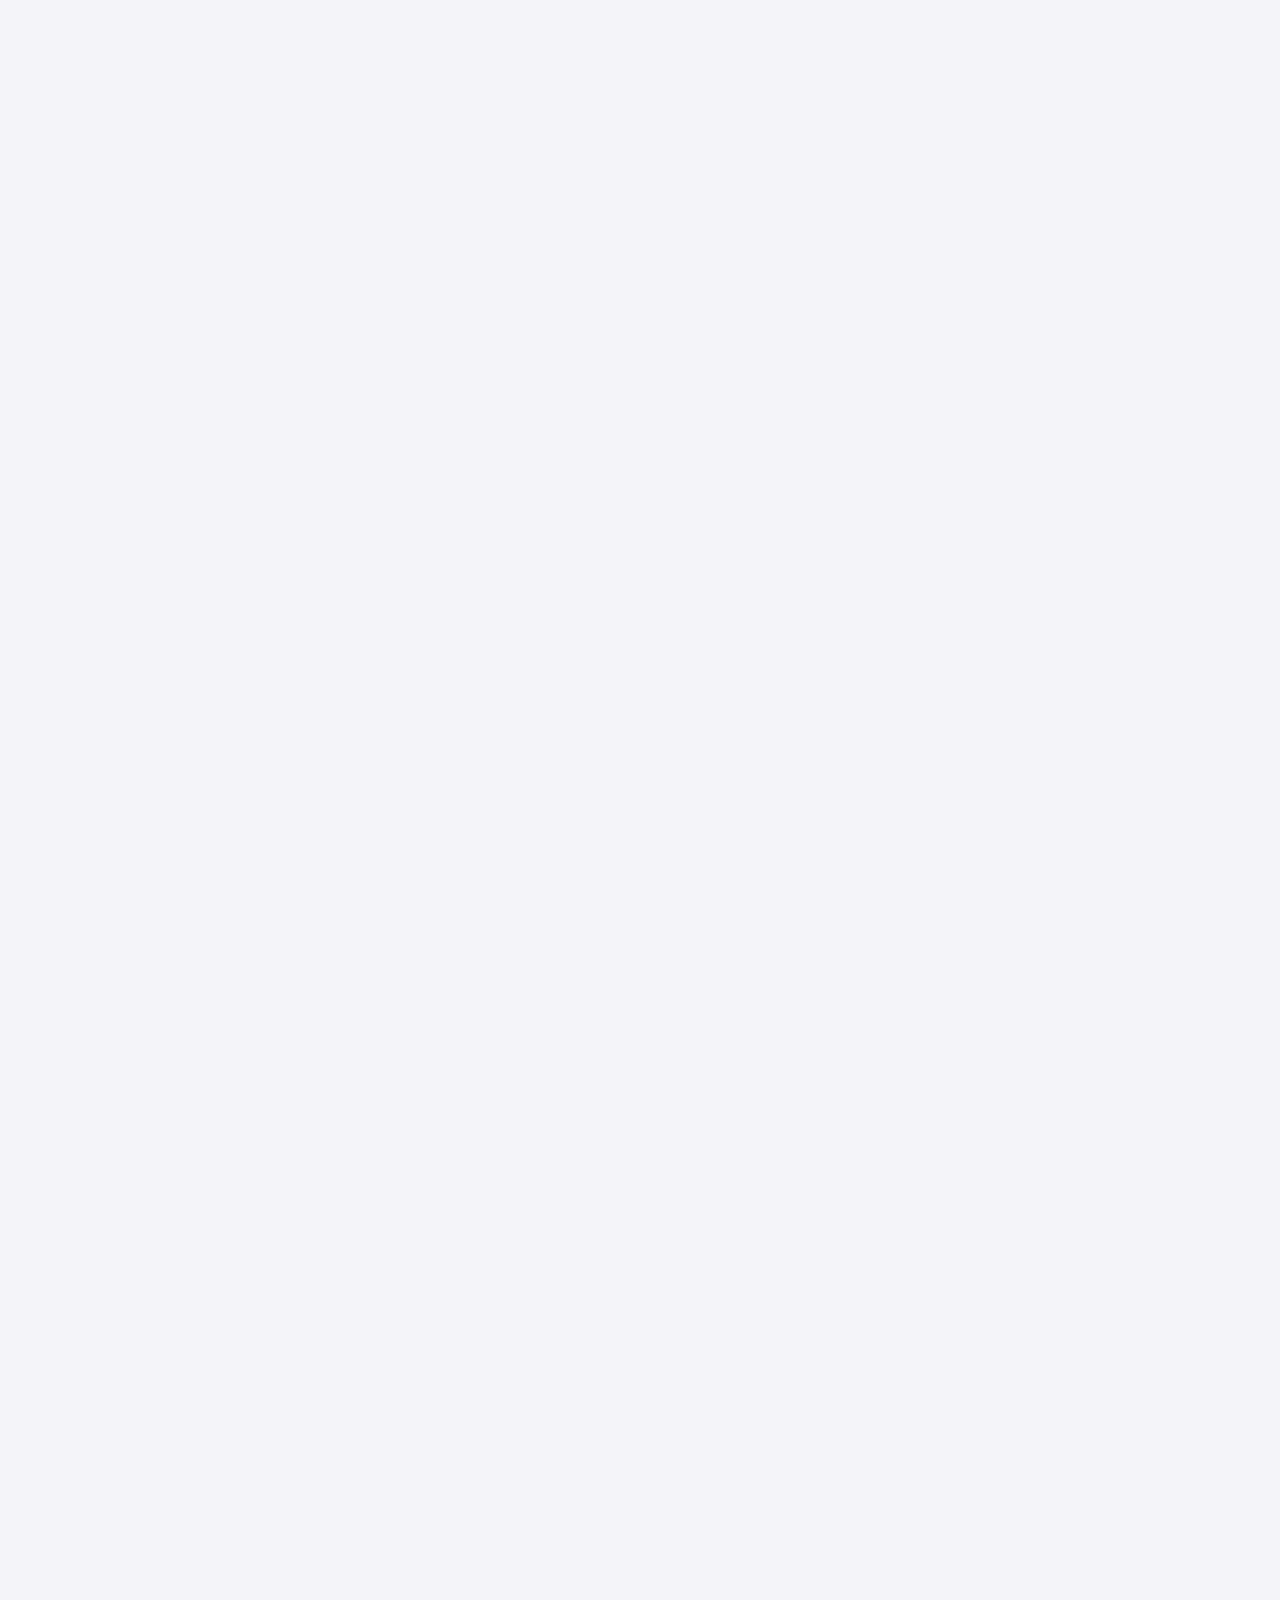
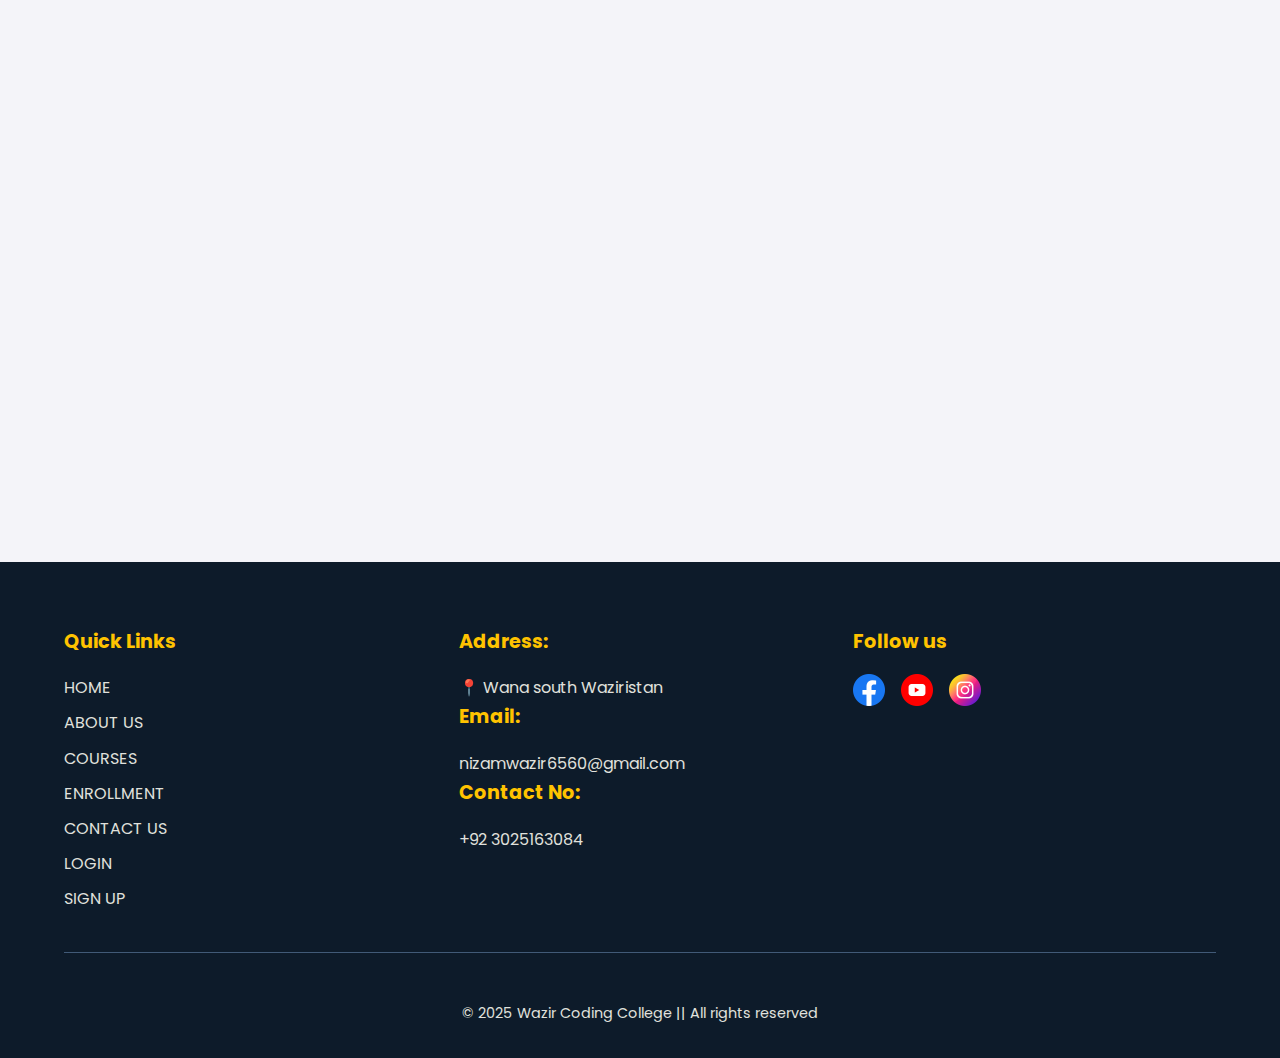
<file: enrollment.html>
<!DOCTYPE html>
<html lang="en">

<head>
    <meta charset="UTF-8">
    <meta name="viewport" content="width=device-width, initial-scale=1.0">
    <title>Enrollment - Wazir Coding College</title>
    <link rel="stylesheet" href="style.css">
    <link rel="stylesheet" href="enrollment.css">
    <link rel="preconnect" href="https://fonts.googleapis.com">
    <link rel="preconnect" href="https://fonts.gstatic.com" crossorigin>
    <link rel="stylesheet"
        href="https://fonts.googleapis.com/css2?family=Montserrat:wght@500;700&family=Poppins:wght@400;700;900&display=swap">
</head>

<body>
    <header class="all-container">
        <div class="head">
            <div class="logo">
                <img src="images/logo.png" alt="Wazir Coding College Logo">
            </div>

            <button class="menu-toggle">☰</button>

            <nav>
                <ul class="nav-links">
                    <li><a href="index.html">HOME</a></li>
                    <li><a href="about.html">ABOUT US</a></li>
                    <li><a href="courses.html">COURSES</a></li>
                    <li><a href="enrollment.html">ENROLLMENT</a></li>
                    <li><a href="contact.html">CONTACT US</a></li>
                </ul>

                <div class="auth-buttons">
                    <a href="login.html" class="btn login-btn">Login</a>
                    <a href="signup.html" class="btn signup-btn">Sign Up</a>
                </div>
            </nav>
        </div>
    </header>

    <main>
        <!-- Enrollment Hero Section -->
        <section class="enrollment-hero">
            <div class="enrollment-hero-content">
                <h2>Start Your Coding Journey Today!</h2>
                <p>Join Wazir Coding College and transform your future with hands-on digital skills training</p>
                <a href="#enrollment-form" class="cta-button">Enroll Now</a>
            </div>
        </section>

        <!-- Enrollment Process Steps -->
        <section class="all-section">
            <h2>Simple Enrollment Process</h2>
            <div class="process-steps">
                <div class="step">
                    <div class="step-number">1</div>
                    <h3>Fill Application</h3>
                    <p>Complete the enrollment form with your details</p>
                </div>
                <div class="step">
                    <div class="step-number">2</div>
                    <h3>Course Selection</h3>
                    <p>Choose your preferred course and schedule</p>
                </div>
                <div class="step">
                    <div class="step-number">3</div>
                    <h3>Payment</h3>
                    <p>Secure your seat with easy payment options</p>
                </div>
                <div class="step">
                    <div class="step-number">4</div>
                    <h3>Get Started</h3>
                    <p>Begin your learning journey with expert guidance</p>
                </div>
            </div>
        </section>

        <!-- Enrollment Form -->
        <section id="enrollment-form" class="all-section">
            <h2>Enrollment Application</h2>
            <p class="form-description">Please fill out the form below to enroll in your desired course. Our team will
                contact you within 24 hours.</p>

            <form class="enrollment-form" action="process.php" method="post">
                <input type="hidden" name="form_type" value="enrollment">
                <!-- Personal Information -->
                <fieldset>
                    <legend>Personal Information</legend>
                    <div class="form-row">
                        <div class="form-group">
                            <label for="fullName">Full Name *</label>
                            <input type="text" id="fullName" name="fullName" placeholder="Enter your full name"
                                required>
                        </div>
                        <div class="form-group">
                            <label for="fatherName">Father's Name</label>
                            <input type="text" id="fatherName" name="fatherName" placeholder="Enter father's name">
                        </div>
                    </div>

                    <div class="form-row">
                        <div class="form-group">
                            <label for="email">Email Address *</label>
                            <input type="email" id="email" name="email" placeholder="Enter your email" required>
                        </div>
                        <div class="form-group">
                            <label for="phone">Phone Number *</label>
                            <input type="tel" id="phone" name="phone" placeholder="Enter your phone number" required>
                        </div>
                    </div>

                    <div class="form-row">
                        <div class="form-group">
                            <label for="cnic">CNIC Number</label>
                            <input type="text" id="cnic" name="cnic" placeholder="Enter your CNIC (optional)">
                        </div>
                        <div class="form-group">
                            <label for="dob">Date of Birth</label>
                            <input type="date" id="dob" name="dob">
                        </div>
                    </div>

                    <div class="form-group full-width">
                        <label for="address">Full Address *</label>
                        <textarea id="address" name="address" placeholder="Enter your complete address" rows="3"
                            required></textarea>
                    </div>
                </fieldset>

                <!-- Course Selection -->
                <fieldset>
                    <legend>Course Selection</legend>
                    <div class="form-group">
                        <label for="course">Select Course *</label>
                        <select id="course" name="course" required>
                            <option value="">-- Choose a Course --</option>
                            <option value="python">Python Programming (3 Months) - Rs: 5,000</option>
                            <option value="java">Java Programming (4 Months) - Rs: 6,500</option>
                            <option value="frontend">Frontend Web Development (3 Months) - Rs: 4,500</option>
                            <option value="fullstack">Full Stack Development (6 Months) - Rs: 12,000</option>
                            <option value="photoshop">Adobe Photoshop Mastery (2 Months) - Rs: 3,500</option>
                            <option value="canva">Canva Professional Design (1 Month) - Rs: 2,000</option>
                            <option value="msoffice">MS Office Complete Package (2 Months) - Rs: 3,000</option>
                            <option value="excel">Excel for Data Analysis (1.5 Months) - Rs: 2,500</option>
                        </select>
                    </div>

                    <div class="form-row">
                        <div class="form-group">
                            <label for="schedule">Preferred Schedule</label>
                            <select id="schedule" name="schedule">
                                <option value="">-- Select Schedule --</option>
                                <option value="morning">Morning (9 AM - 12 PM)</option>
                                <option value="afternoon">Afternoon (2 PM - 5 PM)</option>
                                <option value="evening">Evening (6 PM - 9 PM)</option>
                                <option value="weekend">Weekend Classes</option>
                            </select>
                        </div>
                        <div class="form-group">
                            <label for="startDate">Preferred Start Date</label>
                            <input type="date" id="startDate" name="startDate">
                        </div>
                    </div>

                    <div class="form-group">
                        <label>Previous Experience</label>
                        <div class="radio-group">
                            <label class="radio-option">
                                <input type="radio" name="experience" value="beginner" checked>
                                <span class="radio-checkmark"></span>
                                Beginner (No prior experience)
                            </label>
                            <label class="radio-option">
                                <input type="radio" name="experience" value="intermediate">
                                <span class="radio-checkmark"></span>
                                Intermediate (Some knowledge)
                            </label>
                            <label class="radio-option">
                                <input type="radio" name="experience" value="advanced">
                                <span class="radio-checkmark"></span>
                                Advanced (Good understanding)
                            </label>
                        </div>
                    </div>
                </fieldset>

                <!-- Education Background -->
                <fieldset>
                    <legend>Education Background</legend>
                    <div class="form-row">
                        <div class="form-group">
                            <label for="education">Highest Education</label>
                            <select id="education" name="education">
                                <option value="">-- Select Education Level --</option>
                                <option value="matric">Matriculation</option>
                                <option value="intermediate">Intermediate</option>
                                <option value="bachelor">Bachelor's Degree</option>
                                <option value="master">Master's Degree</option>
                                <option value="other">Other</option>
                            </select>
                        </div>
                        <div class="form-group">
                            <label for="institution">Institution Name</label>
                            <input type="text" id="institution" name="institution"
                                placeholder="School/College/University">
                        </div>
                    </div>

                    <div class="form-group">
                        <label for="background">Tell us about your background</label>
                        <textarea id="background" name="background"
                            placeholder="Briefly describe your educational and professional background"
                            rows="3"></textarea>
                    </div>
                </fieldset>

                <!-- Payment Information -->
                <fieldset>
                    <legend>Payment Information</legend>
                    <div class="payment-options">
                        <h4>Payment Method</h4>
                        <div class="radio-group">
                            <label class="radio-option">
                                <input type="radio" name="payment" value="cash" checked>
                                <span class="radio-checkmark"></span>
                                Cash Payment (At College)
                            </label>
                            <label class="radio-option">
                                <input type="radio" name="payment" value="bank">
                                <span class="radio-checkmark"></span>
                                Bank Transfer
                            </label>
                            <label class="radio-option">
                                <input type="radio" name="payment" value="easypaisa">
                                <span class="radio-checkmark"></span>
                                EasyPaisa/JazzCash
                            </label>
                        </div>
                    </div>

                    <div class="form-group">
                        <label class="checkbox-option">
                            <input type="checkbox" name="installment" id="installment">
                            <span class="checkbox-checkmark"></span>
                            I'm interested in installment payment option
                        </label>
                    </div>
                </fieldset>

                <!-- Terms and Submit -->
                <div class="form-footer">
                    <div class="form-group terms">
                        <label class="checkbox-option">
                            <input type="checkbox" name="terms" id="terms" required>
                            <span class="checkbox-checkmark"></span>
                            I agree to the <a href="terms-conditions.html">Terms and Conditions</a> and <a
                                href="privacy-policy.html">Privacy Policy</a> *
                        </label>
                    </div>

                    <div class="form-group">
                        <label class="checkbox-option">
                            <input type="checkbox" name="newsletter" id="newsletter" checked>
                            <span class="checkbox-checkmark"></span>
                            I would like to receive updates about new courses and promotions
                        </label>
                    </div>

                    <div class="submit-section">
                        <button type="submit" class="submit-btn">Submit Enrollment Application</button>
                        <p class="form-note">Our admission team will contact you within 24 hours to confirm your
                            enrollment and provide payment details.</p>
                    </div>
                </div>
            </form>
        </section>

        <!-- Contact Information -->
        <section class="all-section">
            <h2>Need Help With Enrollment?</h2>
            <div class="contact-info">
                <div class="contact-item">
                    <h4>📞 Call Us</h4>
                    <p>+92 3025163084</p>
                    <p>Available 9 AM - 7 PM</p>
                </div>
                <div class="contact-item">
                    <h4>📧 Email Us</h4>
                    <p>nizamwazir6560@gmail.com</p>
                    <p>We respond within 2 hours</p>
                </div>
                <div class="contact-item">
                    <h4>📍 Visit Us</h4>
                    <p>Wana South Waziristan</p>
                    <p>Get directions to our College</p>
                </div>
            </div>
        </section>

        <!-- FAQ Section -->
        <section class="all-section">
            <h2>Frequently Asked Questions</h2>
            <div class="faq-container">
                <div class="faq-item">
                    <div class="faq-question">
                        <h4>What documents do I need for enrollment?</h4>
                        <span class="faq-toggle">+</span>
                    </div>
                    <div class="faq-answer">
                        <p>You'll need a copy of your CNIC and recent photographs. For specific courses, educational
                            certificates might be required.</p>
                    </div>
                </div>

                <div class="faq-item">
                    <div class="faq-question">
                        <h4>Can I pay in installments?</h4>
                        <span class="faq-toggle">+</span>
                    </div>
                    <div class="faq-answer">
                        <p>Yes, we offer flexible installment plans for most courses. Please indicate your interest in
                            the enrollment form and our team will contact you with details.</p>
                    </div>
                </div>

                <div class="faq-item">
                    <div class="faq-question">
                        <h4>What if I miss a class?</h4>
                        <span class="faq-toggle">+</span>
                    </div>
                    <div class="faq-answer">
                        <p>We provide recorded sessions and one-on-one support to help you catch up on missed classes.
                        </p>
                    </div>
                </div>

                <div class="faq-item">
                    <div class="faq-question">
                        <h4>Do you provide certificates?</h4>
                        <span class="faq-toggle">+</span>
                    </div>
                    <div class="faq-answer">
                        <p>Yes, upon successful completion of any course, you'll receive a recognized certificate from
                            Wazir Coding College.</p>
                    </div>
                </div>
            </div>
        </section>
    </main>

    <footer>
        <div class="foot">
            <div class="quicklinks">
                <h4>Quick Links</h4>
                <ul>
                    <li><a href="index.html">HOME</a></li>
                    <li><a href="about.html">ABOUT US</a></li>
                    <li><a href="courses.html">COURSES</a></li>
                    <li><a href="enrollment.html">ENROLLMENT</a></li>
                    <li><a href="contact.html">CONTACT US</a></li>
                    <li><a href="login.html">LOGIN</a></li>
                    <li><a href="sign up">SIGN UP</a></li>
                </ul>
            </div>
            <div class="address">
                <h4>Address:</h4>
                <p> 📍 Wana south Waziristan </p>
                <h4>Email:</h4>
                <p>nizamwazir6560@gmail.com</p>
                <h4>Contact No:</h4>
                <p>+92 3025163084</p>
            </div>
            <div class="footer-icons">
                <h4>Follow us</h4>
                <div class="social-icons">
                    <a href="https://www.facebook.com/NizamUdDinWazirK/" target="_blank"><img src="images/facebook.png"
                            alt="Facebook"></a>
                    <a href="https://www.youtube.com/@wazircoding786" target="_blank"><img src="images/youtube.png"
                            alt="YouTube"></a>
                    <a href="https://www.instagram.com/nizamuddinwazirkk/" target="_blank"><img
                            src="images/instagram.png" alt="Instagram"></a>
                </div>
            </div>
        </div>
        <div class="copy">
            <p>&copy; 2025 Wazir Coding College || All rights reserved</p>
        </div>
    </footer>

    <script src="script.js"></script>
    <script src="enrollment.js"></script>

</body>

</html>
</file>
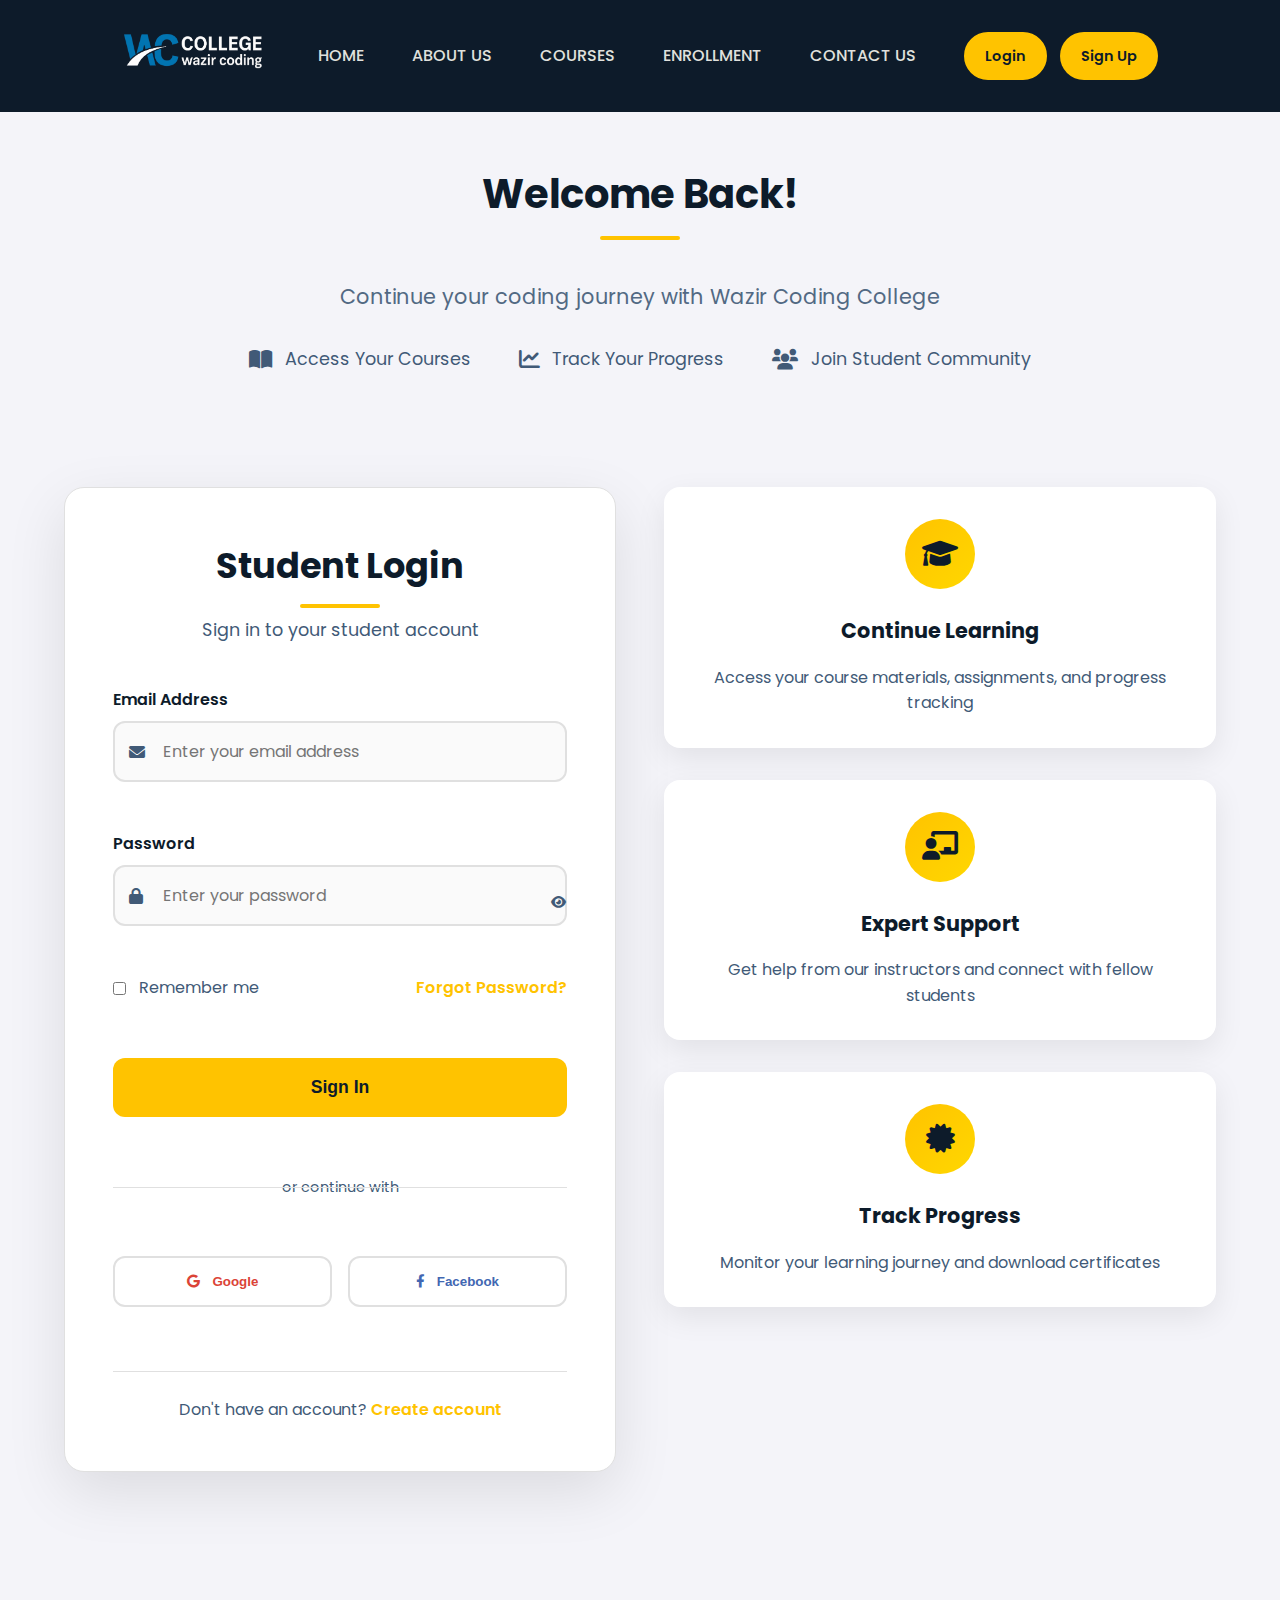
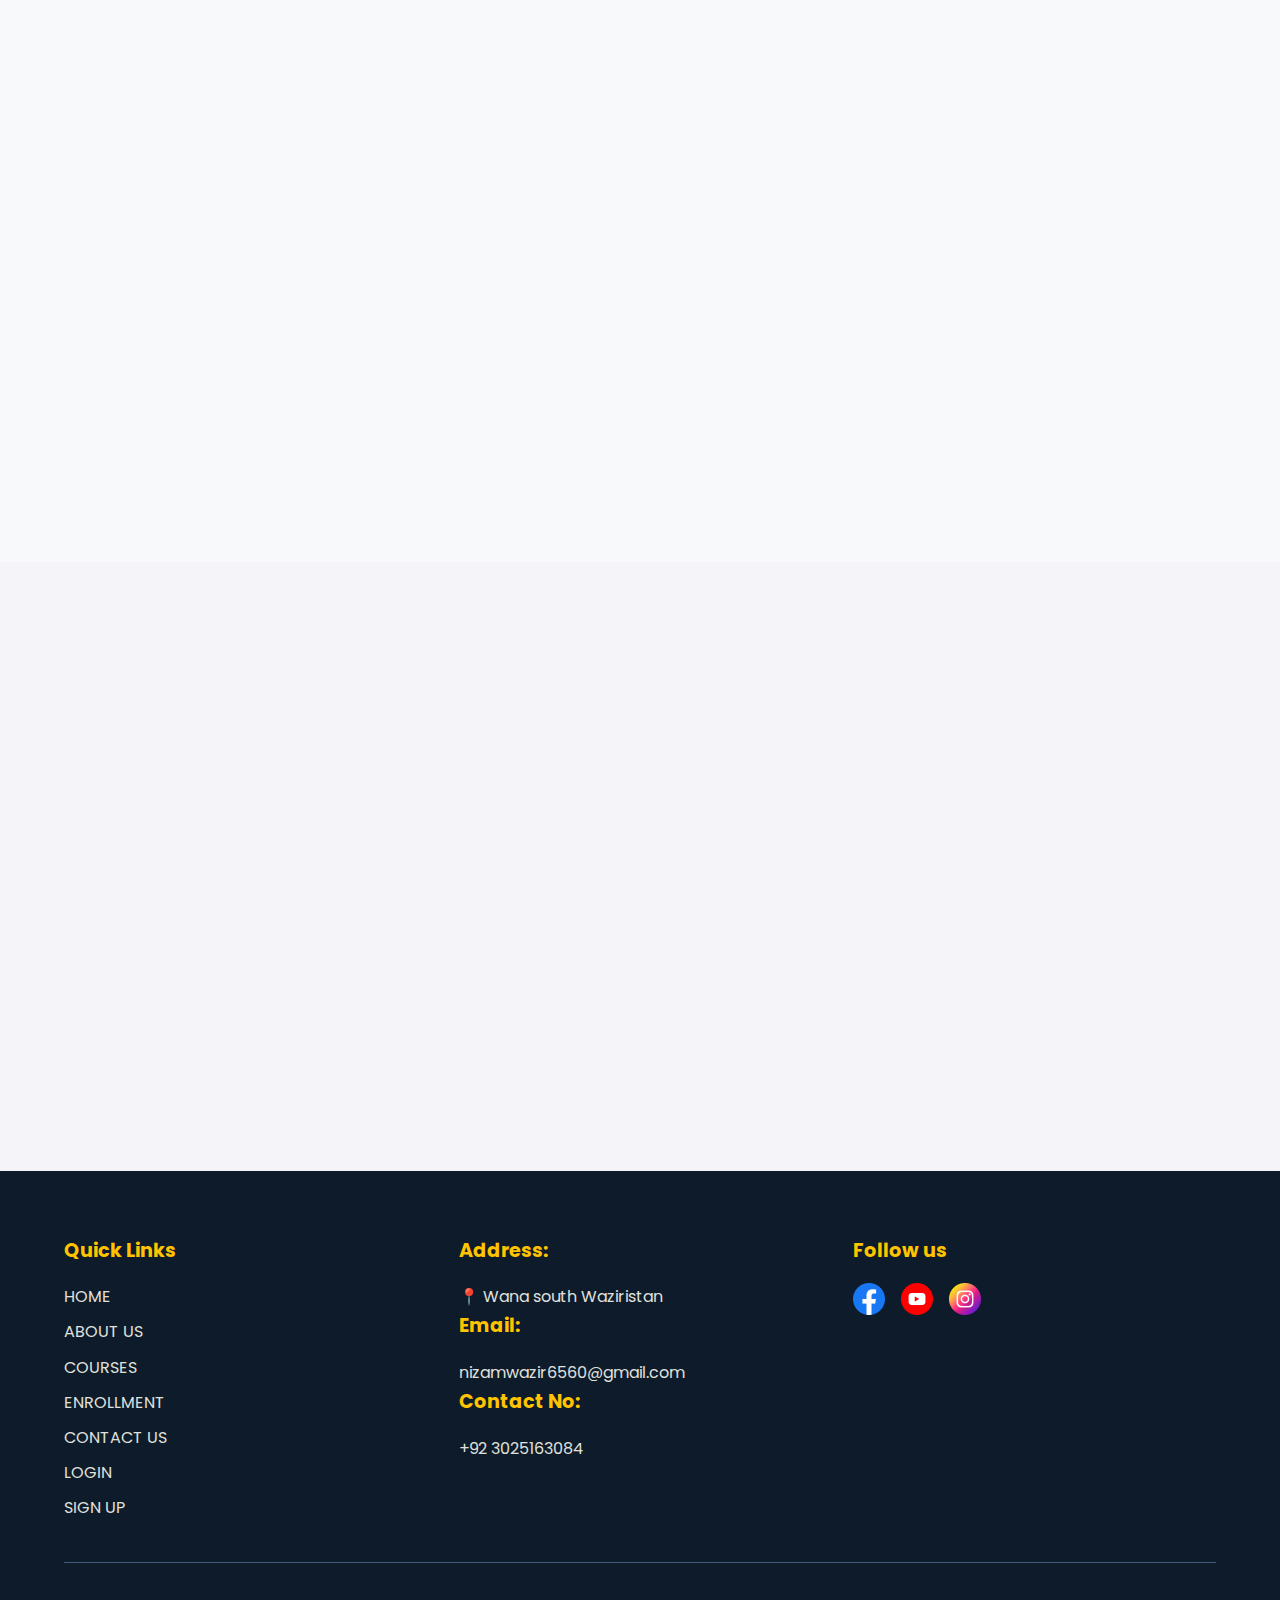
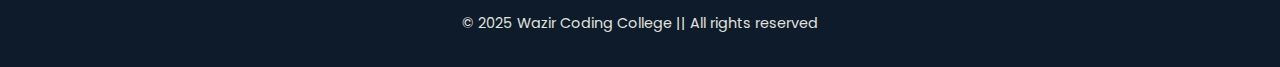
<file: login.html>
<!DOCTYPE html>
<html lang="en">

<head>
    <meta charset="UTF-8">
    <meta name="viewport" content="width=device-width, initial-scale=1.0">
    <title>Login - Wazir Coding College</title>
    <link rel="stylesheet" href="style.css">
    <link rel="stylesheet" href="login.css">
    <link rel="preconnect" href="https://fonts.googleapis.com">
    <link rel="preconnect" href="https://fonts.gstatic.com" crossorigin>
    <link rel="stylesheet"
        href="https://fonts.googleapis.com/css2?family=Montserrat:wght@500;700&family=Poppins:wght@400;700;900&display=swap">
    <link rel="stylesheet" href="https://cdnjs.cloudflare.com/ajax/libs/font-awesome/6.0.0/css/all.min.css">
</head>

<body>
    <header class="all-container">
        <div class="head">
            <div class="logo">
                <img src="images/logo.png" alt="Wazir Coding College Logo">
            </div>
            <button class="menu-toggle">☰</button>
            <nav>
                <ul class="nav-links">
                    <li><a href="index.html">HOME</a></li>
                    <li><a href="about.html">ABOUT US</a></li>
                    <li><a href="courses.html">COURSES</a></li>
                    <li><a href="enrollment.html">ENROLLMENT</a></li>
                    <li><a href="contact.html">CONTACT US</a></li>
                </ul>

                <div class="auth-buttons">
                    <a href="login.html" class="btn login-btn active">Login</a>
                    <a href="signup.html" class="btn signup-btn">Sign Up</a>
                </div>
            </nav>
        </div>
    </header>

    <main class="login-main">
        <!-- Login Hero Section -->
        <section class="login-hero">
            <div class="login-hero-content">
                <h2>Welcome Back!</h2>
                <p>Continue your coding journey with Wazir Coding College</p>
                <div class="hero-features">
                    <div class="feature">
                        <i class="fas fa-book-open"></i>
                        <span>Access Your Courses</span>
                    </div>
                    <div class="feature">
                        <i class="fas fa-chart-line"></i>
                        <span>Track Your Progress</span>
                    </div>
                    <div class="feature">
                        <i class="fas fa-users"></i>
                        <span>Join Student Community</span>
                    </div>
                </div>
            </div>
        </section>

        <!-- Login Form Section -->
        <section class="login-section">
            <div class="login-container">
                <div class="login-card">
                    <div class="login-header">
                        <h2>Student Login</h2>
                        <p>Sign in to your student account</p>
                    </div>

                    <form class="login-form" id="loginForm" action="process.php" method="post">
                        <input type="hidden" name="form_type" value="login">
                        <div class="form-group">
                            <label for="email">Email Address</label>
                            <div class="input-group">
                                <i class="fas fa-envelope"></i>
                                <input type="email" id="email" name="email" placeholder="Enter your email address"
                                    required>
                            </div>
                        </div>

                        <div class="form-group">
                            <label for="password">Password</label>
                            <div class="input-group">
                                <i class="fas fa-lock"></i>
                                <input type="password" id="password" name="password" placeholder="Enter your password"
                                    required>
                                <button type="button" class="password-toggle" id="passwordToggle">
                                    <i class="fas fa-eye"></i>
                                </button>
                            </div>
                        </div>

                        <div class="form-options">
                            <label class="checkbox-option">
                                <input type="checkbox" name="remember" id="remember">
                                Remember me
                            </label>
                            <a href="forgot-password.html" class="forgot-link">Forgot Password?</a>
                        </div>

                        <button type="submit" class="login-btn-form">
                            <span class="btn-text">Sign In</span>
                            <div class="btn-loader" style="display: none;">
                                <div class="spinner"></div>
                            </div>
                        </button>

                        <div class="divider">
                            <span>or continue with</span>
                        </div>

                        <div class="social-login">
                            <button type="button" class="social-btn google-btn">
                                <i class="fab fa-google"></i>
                                Google
                            </button>
                            <button type="button" class="social-btn facebook-btn">
                                <i class="fab fa-facebook-f"></i>
                                Facebook
                            </button>
                        </div>
                    </form>

                    <div class="login-footer">
                        <p>Don't have an account? <a href="signup.html">Create account</a></p>
                    </div>
                </div>

                <div class="login-features">
                    <div class="feature-card">
                        <div class="feature-icon">
                            <i class="fas fa-graduation-cap"></i>
                        </div>
                        <h3>Continue Learning</h3>
                        <p>Access your course materials, assignments, and progress tracking</p>
                    </div>

                    <div class="feature-card">
                        <div class="feature-icon">
                            <i class="fas fa-chalkboard-teacher"></i>
                        </div>
                        <h3>Expert Support</h3>
                        <p>Get help from our instructors and connect with fellow students</p>
                    </div>

                    <div class="feature-card">
                        <div class="feature-icon">
                            <i class="fas fa-certificate"></i>
                        </div>
                        <h3>Track Progress</h3>
                        <p>Monitor your learning journey and download certificates</p>
                    </div>
                </div>
            </div>
        </section>

        <!-- Demo Student Accounts -->
        <section class="demo-section">
            <div class="all-section">
                <h2>Demo Student Accounts</h2>
                <p class="demo-description">Try out our platform with these demo accounts</p>

                <div class="demo-accounts">
                    <div class="demo-account">
                        <h4>Student Account</h4>
                        <div class="account-details">
                            <p><strong>Email:</strong> student@demo.com</p>
                            <p><strong>Password:</strong> demo123</p>
                        </div>
                        <button class="demo-btn" data-email="student@demo.com" data-password="demo123">
                            Use This Account
                        </button>
                    </div>

                    <div class="demo-account">
                        <h4>Instructor Account</h4>
                        <div class="account-details">
                            <p><strong>Email:</strong> instructor@demo.com</p>
                            <p><strong>Password:</strong> demo123</p>
                        </div>
                        <button class="demo-btn" data-email="instructor@demo.com" data-password="demo123">
                            Use This Account
                        </button>
                    </div>
                </div>
            </div>
        </section>

        <!-- Support Section -->
        <section class="support-section">
            <div class="all-section">
                <h2>Need Help Signing In?</h2>
                <div class="support-options">
                    <div class="support-option">
                        <i class="fas fa-key"></i>
                        <h4>Reset Password</h4>
                        <p>Can't remember your password? We'll help you reset it.</p>
                        <a href="forgot-password.html" class="support-link">Reset Password →</a>
                    </div>

                    <div class="support-option">
                        <i class="fas fa-user-plus"></i>
                        <h4>Create Account</h4>
                        <p>New to Wazir Coding College? Join our learning community.</p>
                        <a href="signup.html" class="support-link">Sign Up →</a>
                    </div>

                    <div class="support-option">
                        <i class="fas fa-headset"></i>
                        <h4>Contact Support</h4>
                        <p>Having technical issues? Our support team is here to help.</p>
                        <a href="contact.html" class="support-link">Get Help →</a>
                    </div>
                </div>
            </div>
        </section>
    </main>

    <footer>
        <div class="foot">
            <div class="quicklinks">
                <h4>Quick Links</h4>
                <ul>
                    <li><a href="index.html">HOME</a></li>
                    <li><a href="about.html">ABOUT US</a></li>
                    <li><a href="courses.html">COURSES</a></li>
                    <li><a href="enrollment.html">ENROLLMENT</a></li>
                    <li><a href="contact.html">CONTACT US</a></li>
                    <li><a href="login.html">LOGIN</a></li>
                    <li><a href="sign up">SIGN UP</a></li>
                </ul>
            </div>
            <div class="address">
                <h4>Address:</h4>
                <p> 📍 Wana south Waziristan </p>
                <h4>Email:</h4>
                <p>nizamwazir6560@gmail.com</p>
                <h4>Contact No:</h4>
                <p>+92 3025163084</p>
            </div>
            <div class="footer-icons">
                <h4>Follow us</h4>
                <div class="social-icons">
                    <a href="https://www.facebook.com/NizamUdDinWazirK/" target="_blank"><img src="images/facebook.png"
                            alt="Facebook"></a>
                    <a href="https://www.youtube.com/@wazircoding786" target="_blank"><img src="images/youtube.png"
                            alt="YouTube"></a>
                    <a href="https://www.instagram.com/nizamuddinwazirkk/" target="_blank"><img
                            src="images/instagram.png" alt="Instagram"></a>
                </div>
            </div>
        </div>
        <div class="copy">
            <p>&copy; 2025 Wazir Coding College || All rights reserved</p>
        </div>
    </footer>

    <script src="login.js"></script>
    <script src="script.js"></script>
</body>

</html>
</file>
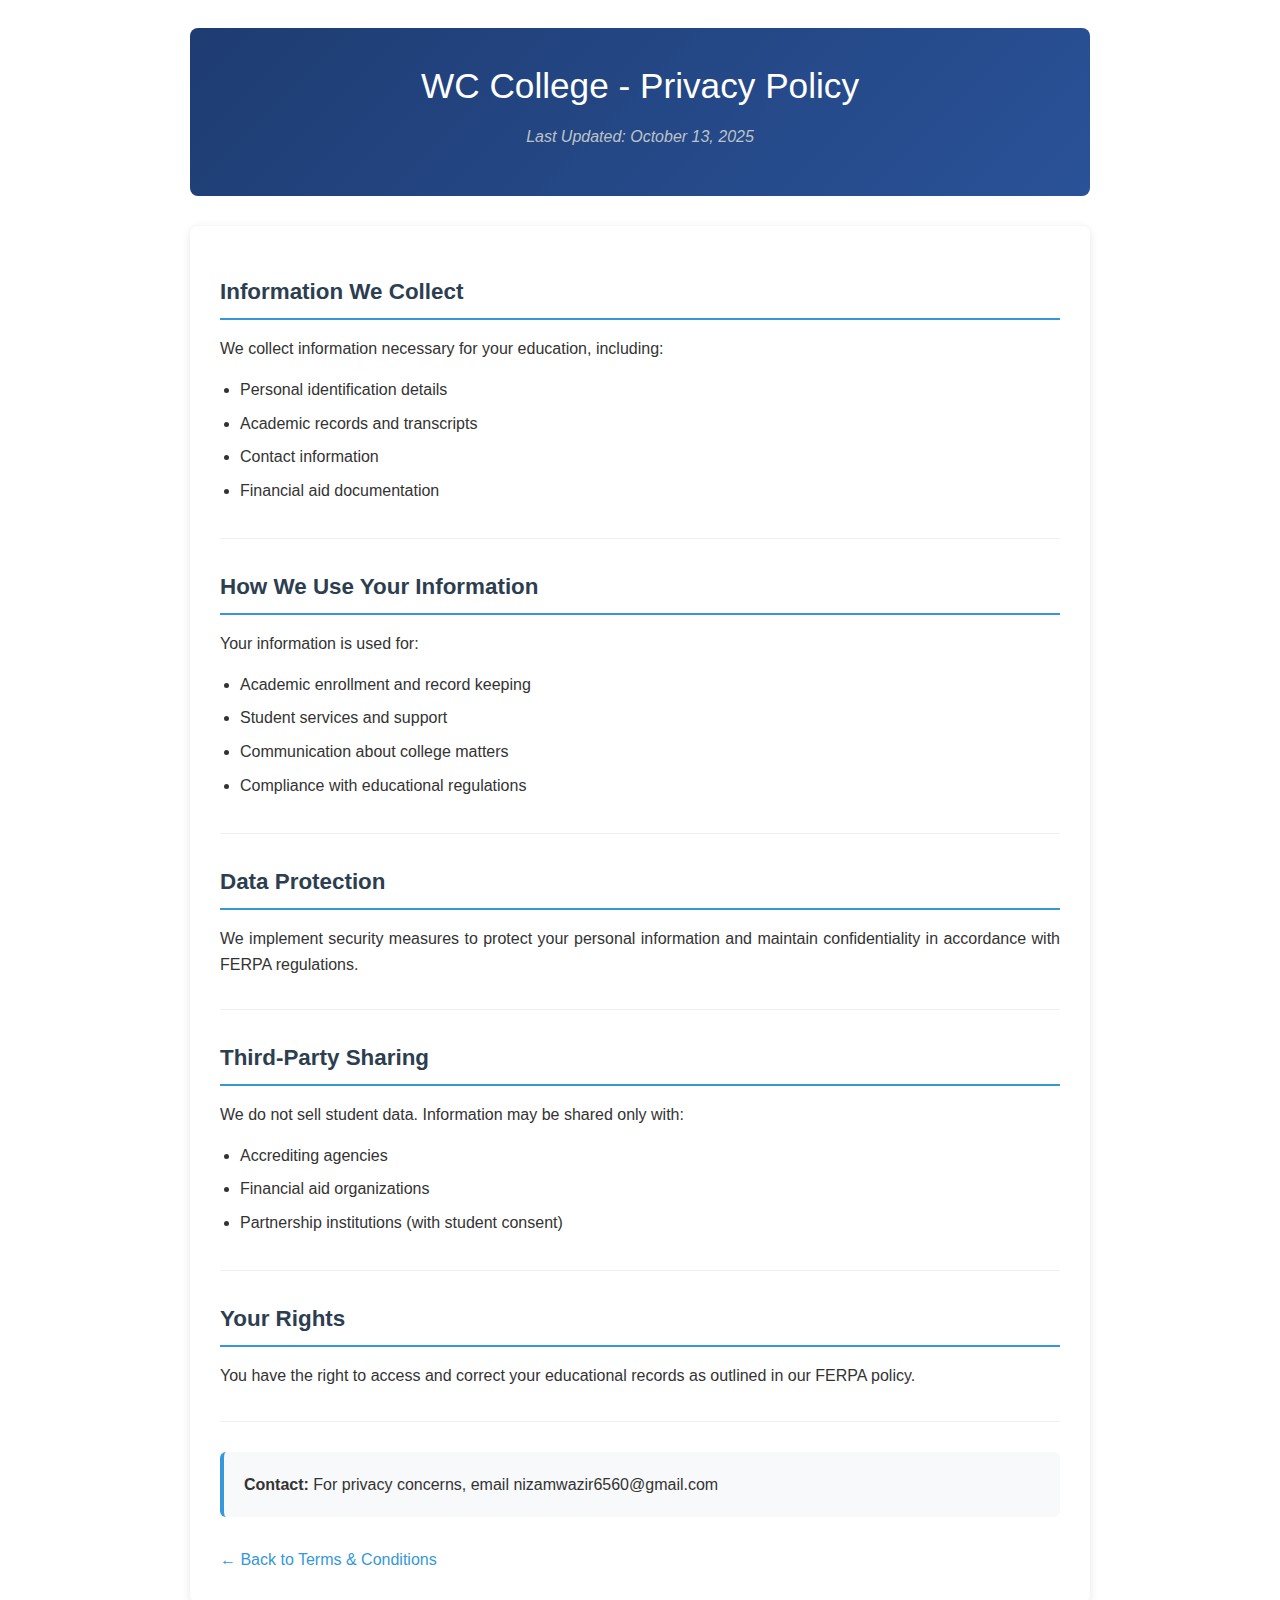
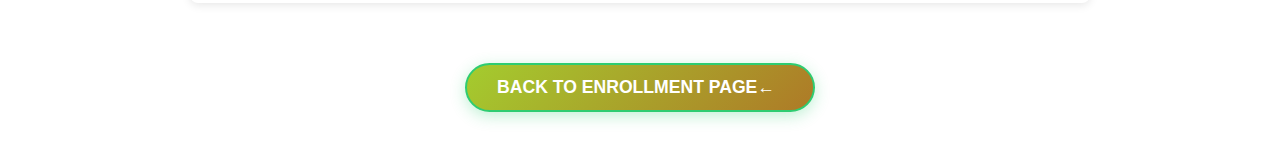
<file: privacy-policy.html>
<!DOCTYPE html>
<html lang="en">

<head>
    <meta charset="UTF-8">
    <meta name="viewport" content="width=device-width, initial-scale=1.0">
    <title>Privacy Policy - WC College</title>
    <style>
        /* Add the same CSS code from above here */
        .policy-container {
            max-width: 900px;
            margin: 0 auto;
            padding: 20px;
            font-family: 'Segoe UI', Tahoma, Geneva, Verdana, sans-serif;
            line-height: 1.6;
            color: #333;
        }

        .policy-header {
            background: linear-gradient(135deg, #1e3c72, #2a5298);
            color: white;
            padding: 30px;
            border-radius: 8px;
            margin-bottom: 30px;
            text-align: center;
        }

        .policy-header h1 {
            margin: 0;
            font-size: 2.2em;
            font-weight: 300;
        }

        .last-updated {
            color: #bdc3c7;
            font-style: italic;
            margin-top: 10px;
        }

        .policy-content {
            background: white;
            padding: 30px;
            border-radius: 8px;
            box-shadow: 0 2px 10px rgba(0, 0, 0, 0.1);
        }

        .policy-section {
            margin-bottom: 30px;
            padding-bottom: 20px;
            border-bottom: 1px solid #ecf0f1;
        }

        .policy-section:last-child {
            border-bottom: none;
        }

        .policy-section h2 {
            color: #2c3e50;
            font-size: 1.4em;
            margin-bottom: 15px;
            padding-bottom: 8px;
            border-bottom: 2px solid #3498db;
        }

        .policy-section p {
            margin-bottom: 12px;
            text-align: justify;
        }

        .policy-section ul {
            margin: 15px 0;
            padding-left: 20px;
        }

        .policy-section li {
            margin-bottom: 8px;
        }

        .contact-info {
            background: #f8f9fa;
            padding: 20px;
            border-radius: 6px;
            border-left: 4px solid #3498db;
            margin-top: 20px;
        }

        .back-link {
            display: inline-block;
            margin-top: 30px;
            color: #3498db;
            text-decoration: none;
            font-weight: 500;
        }

        .back-link:hover {
            text-decoration: underline;
        }

        @media (max-width: 768px) {
            .policy-container {
                padding: 15px;
            }

            .policy-header {
                padding: 20px;
            }

            .policy-header h1 {
                font-size: 1.8em;
            }

            .policy-content {
                padding: 20px;
            }
        }

        .back-button {
            text-align: center;
            margin: 40px 0;
            padding: 0 20px;
        }

        .back-button a {
            display: inline-block;
            text-decoration: none;
            border: 2px solid #2ecc71;
            padding: 12px 30px;
            border-radius: 25px;
            font-size: 1.1rem;
            font-family: 'Segoe UI', Tahoma, Geneva, Verdana, sans-serif;
            font-weight: 600;
            text-transform: uppercase;
            color: white;
            background: linear-gradient(135deg, #a4cc2e, #ae7a27);
            transition: all 0.3s ease;
            box-shadow: 0 4px 15px rgba(46, 204, 113, 0.3);
            position: relative;
            overflow: hidden;
        }

        .back-button a::before {
            content: '';
            position: absolute;
            top: 0;
            left: -100%;
            width: 100%;
            height: 100%;
            background: linear-gradient(90deg, transparent, rgba(255, 255, 255, 0.2), transparent);
            transition: left 0.5s ease;
        }

        .back-button a:hover {
            background: linear-gradient(135deg, #cde74a, #e6f601);
            transform: translateY(-2px);
            box-shadow: 0 6px 20px rgba(46, 204, 113, 0.4);
            border-color: #27ae60;
        }

        .back-button a:hover::before {
            left: 100%;
        }

        .back-button a:active {
            transform: translateY(0);
            box-shadow: 0 3px 10px rgba(46, 204, 113, 0.3);
        }

        .back-button a:focus {
            outline: none;
            box-shadow: 0 0 0 3px rgba(46, 204, 113, 0.5);
        }

        /* Optional: Add a back arrow icon */
        .back-button a::after {
            content: '←';
            margin-right: 8px;
            font-weight: bold;
        }

        /* Mobile Responsive */
        @media (max-width: 768px) {
            .back-button {
                margin: 30px 0;
            }

            .back-button a {
                padding: 10px 25px;
                font-size: 1rem;
                width: 90%;
                max-width: 280px;
            }
        }
    </style>
</head>

<body>
    <div class="policy-container">
        <div class="policy-header">
            <h1>WC College - Privacy Policy</h1>
            <p class="last-updated">Last Updated: October 13, 2025</p>
        </div>

        <div class="policy-content">
            <div class="policy-section">
                <h2>Information We Collect</h2>
                <p>We collect information necessary for your education, including:</p>
                <ul>
                    <li>Personal identification details</li>
                    <li>Academic records and transcripts</li>
                    <li>Contact information</li>
                    <li>Financial aid documentation</li>
                </ul>
            </div>

            <div class="policy-section">
                <h2>How We Use Your Information</h2>
                <p>Your information is used for:</p>
                <ul>
                    <li>Academic enrollment and record keeping</li>
                    <li>Student services and support</li>
                    <li>Communication about college matters</li>
                    <li>Compliance with educational regulations</li>
                </ul>
            </div>

            <div class="policy-section">
                <h2>Data Protection</h2>
                <p>We implement security measures to protect your personal information and maintain confidentiality in
                    accordance with FERPA regulations.</p>
            </div>

            <div class="policy-section">
                <h2>Third-Party Sharing</h2>
                <p>We do not sell student data. Information may be shared only with:</p>
                <ul>
                    <li>Accrediting agencies</li>
                    <li>Financial aid organizations</li>
                    <li>Partnership institutions (with student consent)</li>
                </ul>
            </div>

            <div class="policy-section">
                <h2>Your Rights</h2>
                <p>You have the right to access and correct your educational records as outlined in our FERPA policy.
                </p>
            </div>

            <div class="contact-info">
                <strong>Contact:</strong> For privacy concerns, email nizamwazir6560@gmail.com
            </div>

            <a href="terms-conditions.html" class="back-link">← Back to Terms & Conditions</a>
        </div>

    </div>
    <div class="back-button"><a href="enrollment.html"> Back to Enrollment page</a></div>

</body>

</html>
</file>
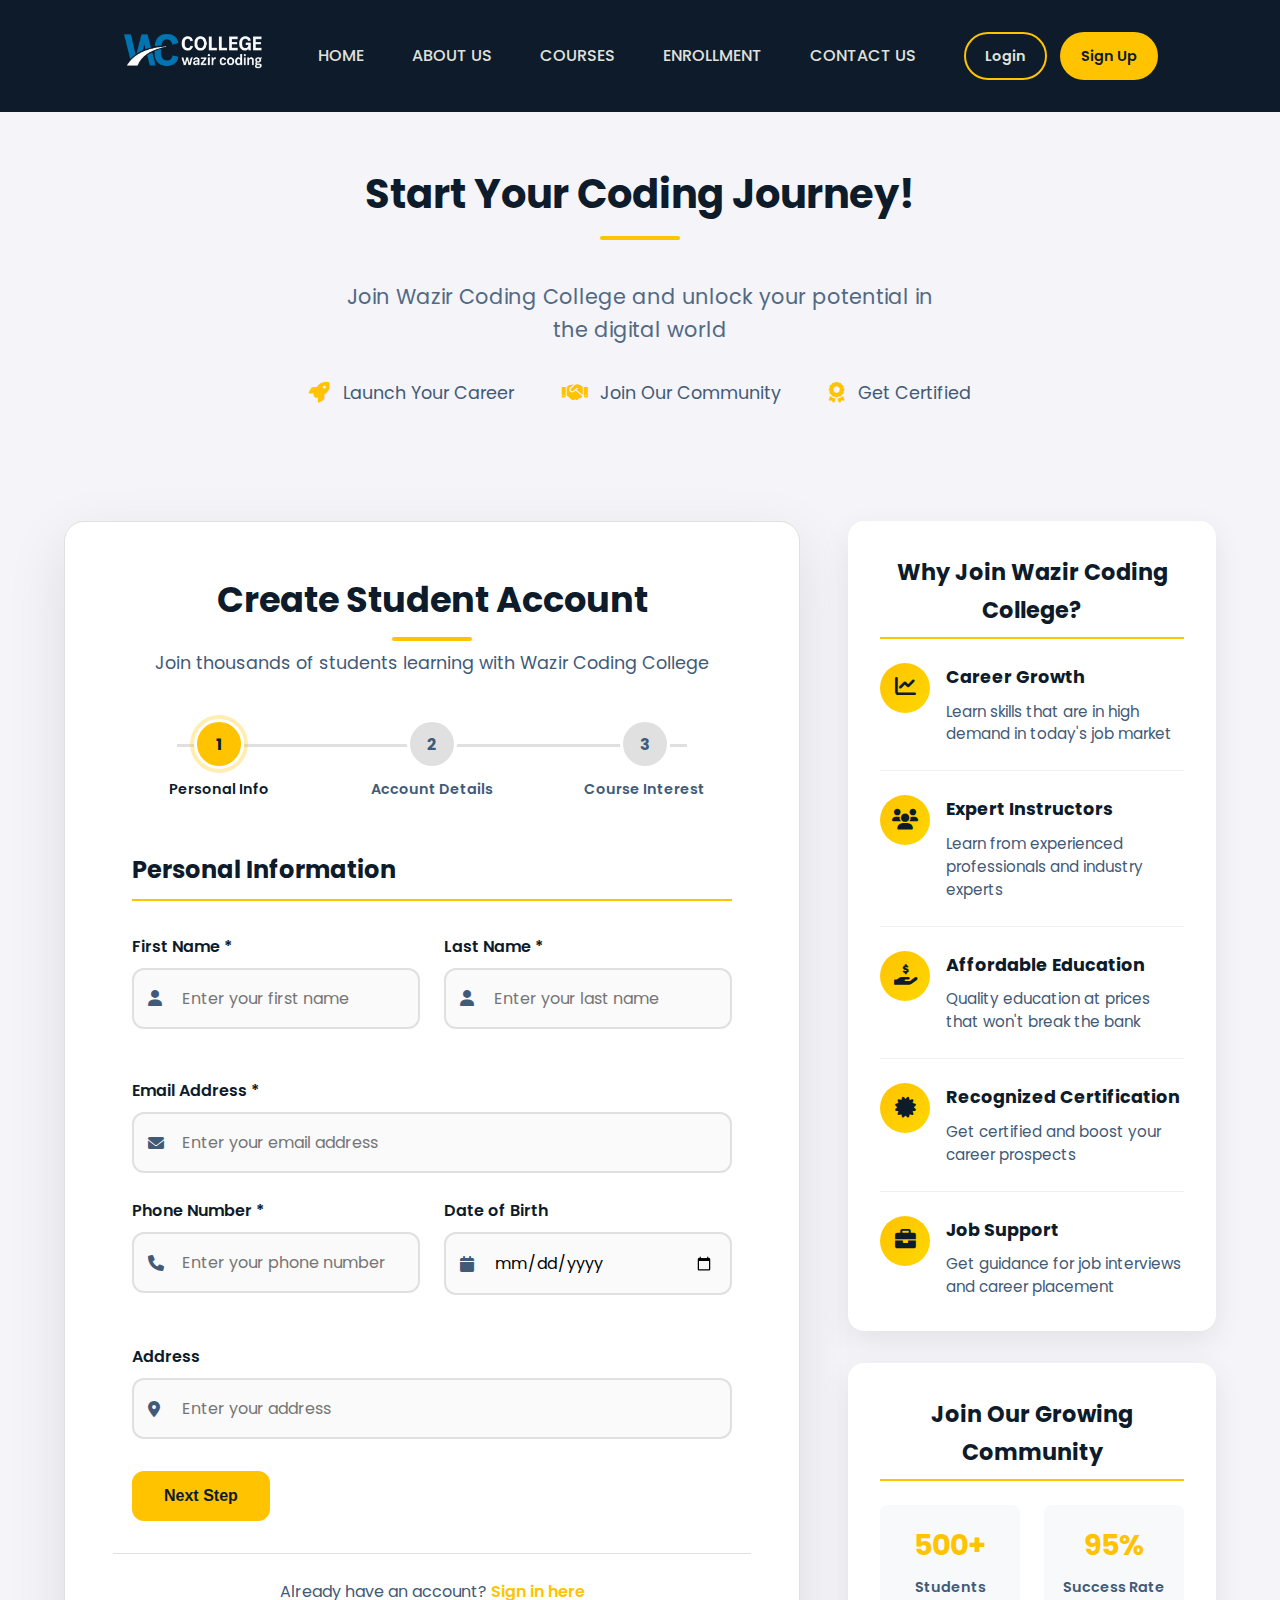
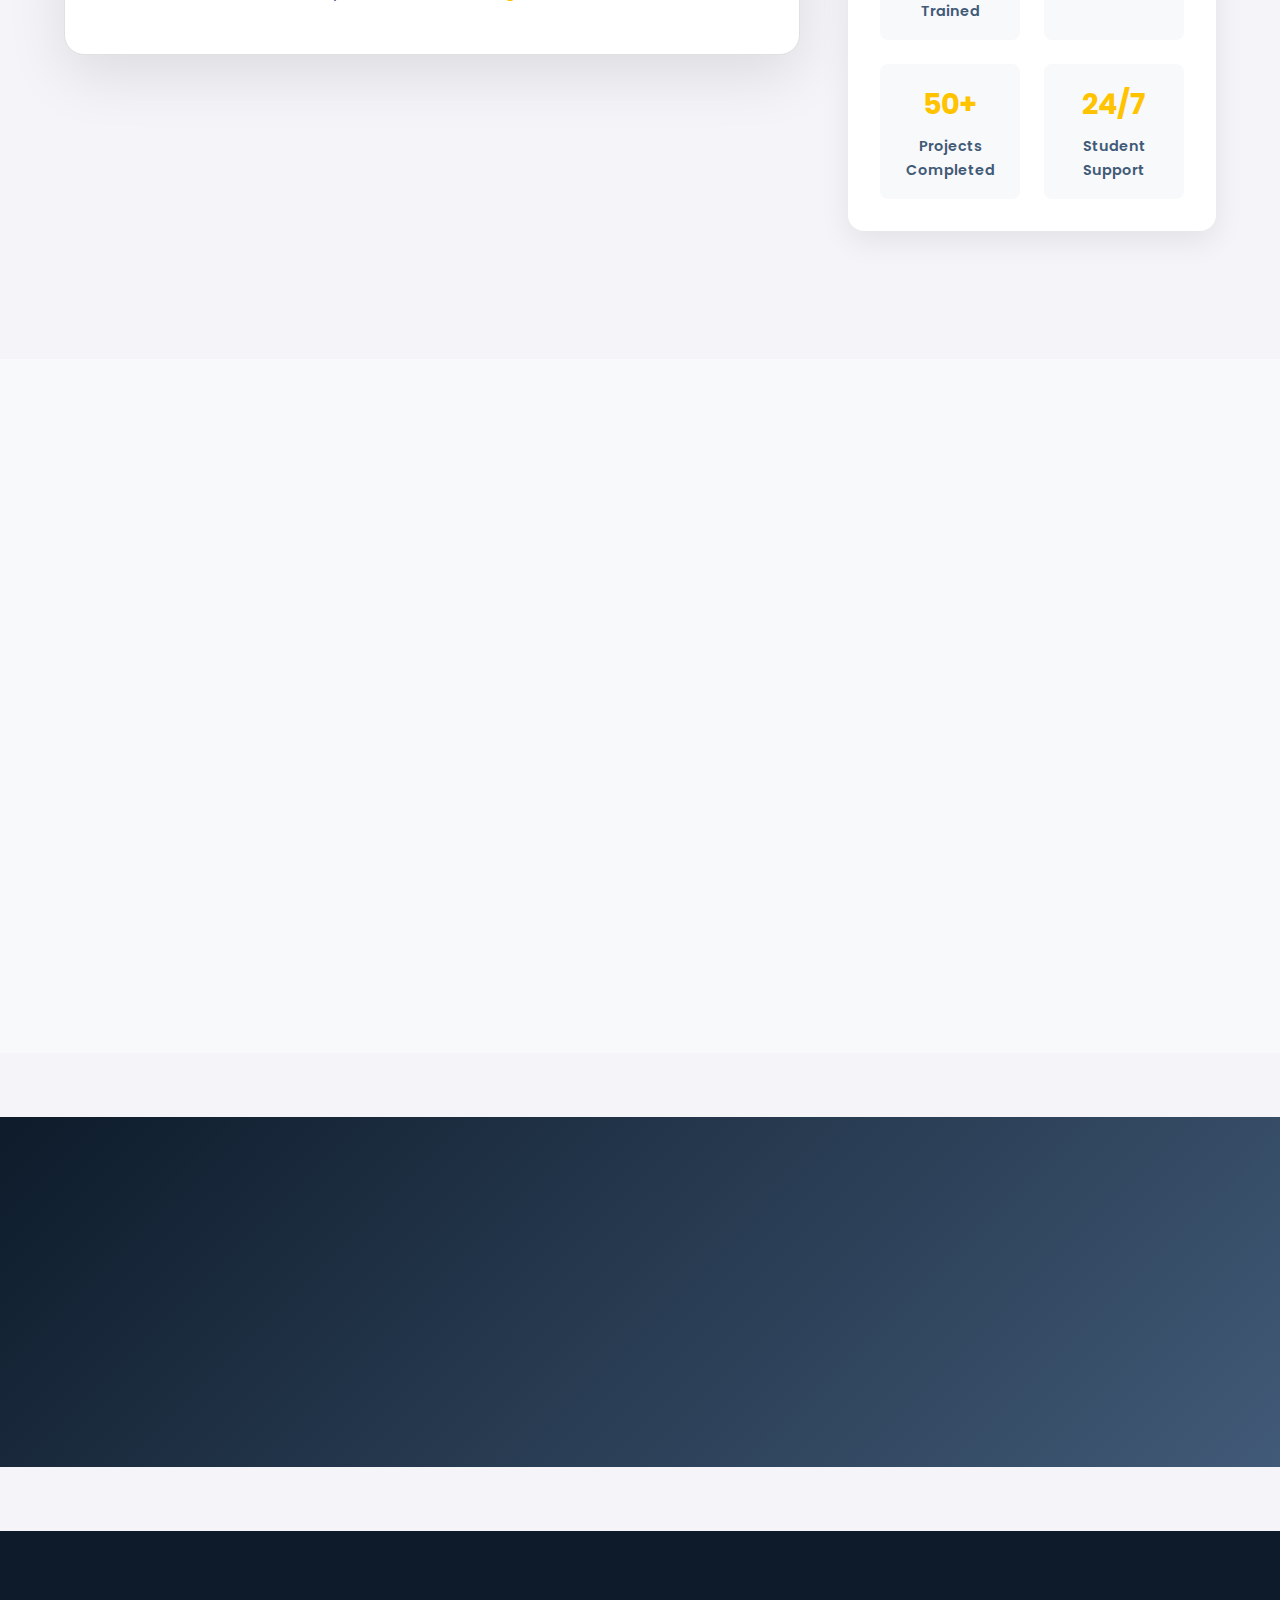
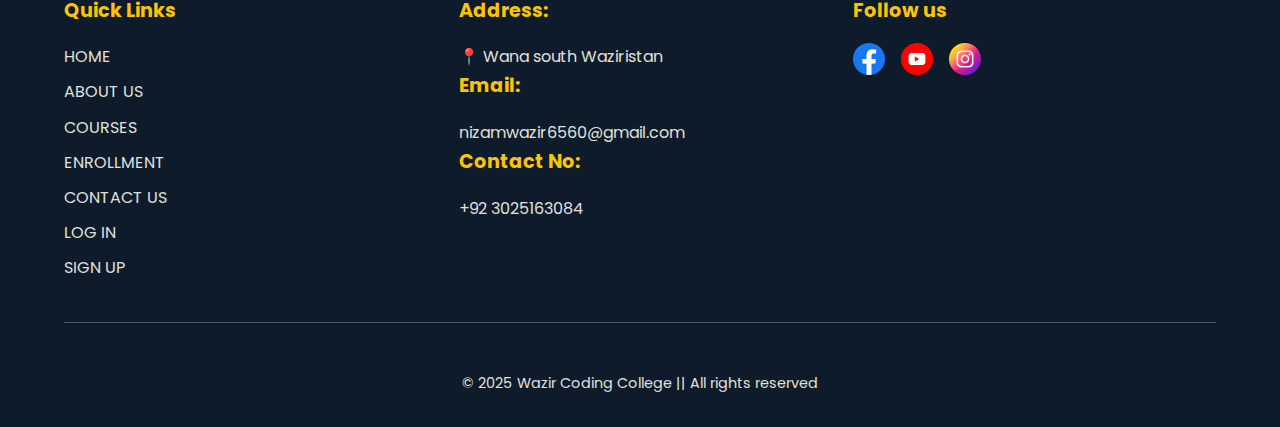
<file: signup.html>
<!DOCTYPE html>
<html lang="en">

<head>
    <meta charset="UTF-8">
    <meta name="viewport" content="width=device-width, initial-scale=1.0">
    <title>Sign Up - Wazir Coding College</title>
    <link rel="stylesheet" href="style.css">
    <link rel="stylesheet" href="signup.css">
    <link rel="preconnect" href="https://fonts.googleapis.com">
    <link rel="preconnect" href="https://fonts.gstatic.com" crossorigin>
    <link rel="stylesheet"
        href="https://fonts.googleapis.com/css2?family=Montserrat:wght@500;700&family=Poppins:wght@400;700;900&display=swap">
    <link rel="stylesheet" href="https://cdnjs.cloudflare.com/ajax/libs/font-awesome/6.0.0/css/all.min.css">
</head>

<body>
    <header class="all-container">
        <div class="head">
            <div class="logo">
                <img src="images/logo.png" alt="Wazir Coding College Logo">
            </div>

            <button class="menu-toggle">☰</button>

            <nav>
                <ul class="nav-links">
                    <li><a href="index.html">HOME</a></li>
                    <li><a href="about.html">ABOUT US</a></li>
                    <li><a href="courses.html">COURSES</a></li>
                    <li><a href="enrollment.html">ENROLLMENT</a></li>
                    <li><a href="contact.html">CONTACT US</a></li>
                </ul>

                <div class="auth-buttons">
                    <a href="login.html" class="btn login-btn">Login</a>
                    <a href="signup.html" class="btn signup-btn active">Sign Up</a>
                </div>
            </nav>
        </div>
    </header>

    <main class="signup-main">
        <!-- Sign Up Hero Section -->
        <section class="signup-hero">
            <div class="signup-hero-content">
                <h2>Start Your Coding Journey!</h2>
                <p>Join Wazir Coding College and unlock your potential in the digital world</p>
                <div class="hero-features">
                    <div class="feature">
                        <i class="fas fa-rocket"></i>
                        <span>Launch Your Career</span>
                    </div>
                    <div class="feature">
                        <i class="fas fa-handshake"></i>
                        <span>Join Our Community</span>
                    </div>
                    <div class="feature">
                        <i class="fas fa-award"></i>
                        <span>Get Certified</span>
                    </div>
                </div>
            </div>
        </section>

        <!-- Sign Up Form Section -->
        <section class="signup-section">
            <div class="signup-container">
                <div class="signup-card">
                    <div class="signup-header">
                        <h2>Create Student Account</h2>
                        <p>Join thousands of students learning with Wazir Coding College</p>
                    </div>

                    <!-- Progress Steps -->
                    <div class="progress-steps">
                        <div class="step active" data-step="1">
                            <div class="step-number">1</div>
                            <span>Personal Info</span>
                        </div>
                        <div class="step" data-step="2">
                            <div class="step-number">2</div>
                            <span>Account Details</span>
                        </div>
                        <div class="step" data-step="3">
                            <div class="step-number">3</div>
                            <span>Course Interest</span>
                        </div>
                    </div>

                    <form class="signup-form" id="signupForm" action="process.php" method="post">
                        <input type="hidden" name="form_type" value="signup">
                        <!-- Step 1: Personal Information -->
                        <div class="form-step active" data-step="1">
                            <h3>Personal Information</h3>

                            <div class="form-row">
                                <div class="form-group">
                                    <label for="firstName">First Name *</label>
                                    <div class="input-group">
                                        <i class="fas fa-user"></i>
                                        <input type="text" id="firstName" name="firstName"
                                            placeholder="Enter your first name" required>
                                    </div>
                                </div>
                                <div class="form-group">
                                    <label for="lastName">Last Name *</label>
                                    <div class="input-group">
                                        <i class="fas fa-user"></i>
                                        <input type="text" id="lastName" name="lastName"
                                            placeholder="Enter your last name" required>
                                    </div>
                                </div>
                            </div>

                            <div class="form-group">
                                <label for="email">Email Address *</label>
                                <div class="input-group">
                                    <i class="fas fa-envelope"></i>
                                    <input type="email" id="email" name="email" placeholder="Enter your email address"
                                        required>
                                </div>
                            </div>

                            <div class="form-row">
                                <div class="form-group">
                                    <label for="phone">Phone Number *</label>
                                    <div class="input-group">
                                        <i class="fas fa-phone"></i>
                                        <input type="tel" id="phone" name="phone" placeholder="Enter your phone number"
                                            required>
                                    </div>
                                </div>
                                <div class="form-group">
                                    <label for="dob">Date of Birth</label>
                                    <div class="input-group">
                                        <i class="fas fa-calendar"></i>
                                        <input type="date" id="dob" name="dob">
                                    </div>
                                </div>
                            </div>

                            <div class="form-group">
                                <label for="address">Address</label>
                                <div class="input-group">
                                    <i class="fas fa-map-marker-alt"></i>
                                    <input type="text" id="address" name="address" placeholder="Enter your address">
                                </div>
                            </div>

                            <div class="step-actions">
                                <button type="button" class="next-btn" data-next="2">Next Step</button>
                            </div>
                        </div>

                        <!-- Step 2: Account Details -->
                        <div class="form-step" data-step="2">
                            <h3>Account Details</h3>

                            <div class="form-group">
                                <label for="username">Username *</label>
                                <div class="input-group">
                                    <i class="fas fa-at"></i>
                                    <input type="text" id="username" name="username" placeholder="Choose a username"
                                        required>
                                    <div class="username-availability"></div>
                                </div>
                            </div>

                            <div class="form-row">
                                <div class="form-group">
                                    <label for="password">Password *</label>
                                    <div class="input-group">
                                        <i class="fas fa-lock"></i>
                                        <input type="password" id="password" name="password"
                                            placeholder="Create a password" required>
                                        <button type="button" class="password-toggle">
                                            <i class="fas fa-eye"></i>
                                        </button>
                                    </div>
                                    <div class="password-strength">
                                        <div class="strength-bar">
                                            <div class="strength-fill"></div>
                                        </div>
                                        <span class="strength-text">Password strength</span>
                                    </div>
                                </div>
                                <div class="form-group">
                                    <label for="confirmPassword">Confirm Password *</label>
                                    <div class="input-group">
                                        <i class="fas fa-lock"></i>
                                        <input type="password" id="confirmPassword" name="confirmPassword"
                                            placeholder="Confirm your password" required>
                                        <button type="button" class="password-toggle">
                                            <i class="fas fa-eye"></i>
                                        </button>
                                    </div>
                                    <div class="password-match"></div>
                                </div>
                            </div>

                            <div class="step-actions">
                                <button type="button" class="prev-btn" data-prev="1">Previous</button>
                                <button type="button" class="next-btn" data-next="3">Next Step</button>
                            </div>
                        </div>

                        <!-- Step 3: Course Interest -->
                        <div class="form-step" data-step="3">
                            <h3>Course Interest & Preferences</h3>

                            <div class="form-group">
                                <label for="courseInterest">Which course interests you? *</label>
                                <select id="courseInterest" name="courseInterest" required>
                                    <option value="">-- Select a Course --</option>
                                    <option value="python">Python Programming</option>
                                    <option value="java">Java Programming</option>
                                    <option value="frontend">Frontend Web Development</option>
                                    <option value="fullstack">Full Stack Development</option>
                                    <option value="photoshop">Adobe Photoshop</option>
                                    <option value="canva">Canva Design</option>
                                    <option value="msoffice">MS Office</option>
                                    <option value="excel">Excel Data Analysis</option>
                                    <option value="notsure">Not Sure Yet</option>
                                </select>
                            </div>

                            <div class="form-group">
                                <label>Experience Level</label>
                                <div class="radio-group">
                                    <label class="radio-option">
                                        <input type="radio" name="experience" value="beginner" checked>
                                        <span class="radio-checkmark"></span>
                                        Beginner (No prior experience)
                                    </label>
                                    <label class="radio-option">
                                        <input type="radio" name="experience" value="intermediate">
                                        <span class="radio-checkmark"></span>
                                        Intermediate (Some knowledge)
                                    </label>
                                    <label class="radio-option">
                                        <input type="radio" name="experience" value="advanced">
                                        <span class="radio-checkmark"></span>
                                        Advanced (Good understanding)
                                    </label>
                                </div>
                            </div>

                            <div class="form-group">
                                <label>Learning Goals</label>
                                <div class="checkbox-group">
                                    <label class="checkbox-option">
                                        <input type="checkbox" name="goals" value="career">
                                        <span class="checkbox-checkmark"></span>
                                        Career Development
                                    </label>
                                    <label class="checkbox-option">
                                        <input type="checkbox" name="goals" value="freelance">
                                        <span class="checkbox-checkmark"></span>
                                        Freelancing
                                    </label>
                                    <label class="checkbox-option">
                                        <input type="checkbox" name="goals" value="personal">
                                        <span class="checkbox-checkmark"></span>
                                        Personal Interest
                                    </label>
                                    <label class="checkbox-option">
                                        <input type="checkbox" name="goals" value="academic">
                                        <span class="checkbox-checkmark"></span>
                                        Academic Requirements
                                    </label>
                                </div>
                            </div>

                            <div class="form-group">
                                <label for="referral">How did you hear about us?</label>
                                <select id="referral" name="referral">
                                    <option value="">-- Select Option --</option>
                                    <option value="friend">Friend/Family</option>
                                    <option value="social">Social Media</option>
                                    <option value="google">Google Search</option>
                                    <option value="website">Our Website</option>
                                    <option value="advertisement">Advertisement</option>
                                    <option value="other">Other</option>
                                </select>
                            </div>

                            <div class="form-group terms-group">
                                <label class="checkbox-option">
                                    <input type="checkbox" name="terms" id="terms" required>
                                    <span class="checkbox-checkmark"></span>
                                    I agree to the <a href="terms.html" target="_blank">Terms and Conditions</a> and <a
                                        href="privacy.html" target="_blank">Privacy Policy</a> *
                                </label>
                            </div>

                            <div class="form-group">
                                <label class="checkbox-option">
                                    <input type="checkbox" name="newsletter" id="newsletter" checked>
                                    <span class="checkbox-checkmark"></span>
                                    I want to receive updates about new courses and promotions
                                </label>
                            </div>

                            <div class="step-actions">
                                <button type="button" class="prev-btn" data-prev="2">Previous</button>
                                <button type="submit" class="submit-btn">
                                    <span class="btn-text">Create Account</span>
                                    <div class="btn-loader" style="display: none;">
                                        <div class="spinner"></div>
                                    </div>
                                </button>
                            </div>
                        </div>
                    </form>

                    <div class="signup-footer">
                        <p>Already have an account? <a href="login.html">Sign in here</a></p>
                    </div>
                </div>

                <div class="signup-benefits">
                    <div class="benefits-card">
                        <h3>Why Join Wazir Coding College?</h3>

                        <div class="benefit-item">
                            <div class="benefit-icon">
                                <i class="fas fa-chart-line"></i>
                            </div>
                            <div class="benefit-content">
                                <h4>Career Growth</h4>
                                <p>Learn skills that are in high demand in today's job market</p>
                            </div>
                        </div>

                        <div class="benefit-item">
                            <div class="benefit-icon">
                                <i class="fas fa-users"></i>
                            </div>
                            <div class="benefit-content">
                                <h4>Expert Instructors</h4>
                                <p>Learn from experienced professionals and industry experts</p>
                            </div>
                        </div>

                        <div class="benefit-item">
                            <div class="benefit-icon">
                                <i class="fas fa-hand-holding-usd"></i>
                            </div>
                            <div class="benefit-content">
                                <h4>Affordable Education</h4>
                                <p>Quality education at prices that won't break the bank</p>
                            </div>
                        </div>

                        <div class="benefit-item">
                            <div class="benefit-icon">
                                <i class="fas fa-certificate"></i>
                            </div>
                            <div class="benefit-content">
                                <h4>Recognized Certification</h4>
                                <p>Get certified and boost your career prospects</p>
                            </div>
                        </div>

                        <div class="benefit-item">
                            <div class="benefit-icon">
                                <i class="fas fa-briefcase"></i>
                            </div>
                            <div class="benefit-content">
                                <h4>Job Support</h4>
                                <p>Get guidance for job interviews and career placement</p>
                            </div>
                        </div>
                    </div>

                    <div class="stats-card">
                        <h3>Join Our Growing Community</h3>
                        <div class="stats-grid">
                            <div class="stat">
                                <div class="stat-number">500+</div>
                                <div class="stat-label">Students Trained</div>
                            </div>
                            <div class="stat">
                                <div class="stat-number">95%</div>
                                <div class="stat-label">Success Rate</div>
                            </div>
                            <div class="stat">
                                <div class="stat-number">50+</div>
                                <div class="stat-label">Projects Completed</div>
                            </div>
                            <div class="stat">
                                <div class="stat-number">24/7</div>
                                <div class="stat-label">Student Support</div>
                            </div>
                        </div>
                    </div>
                </div>
            </div>
        </section>

        <!-- Success Stories -->
        <section class="stories-section">
            <div class="all-section">
                <h2>Success Stories From Our Students</h2>
                <div class="stories-grid">
                    <div class="story-card">
                        <div class="story-content">
                            <div class="student-avatar">
                                <img src="images/student(7).jpeg" alt="student">
                            </div>
                            <p>"Wazir Coding College transformed my career. From zero coding knowledge to a full-time
                                web developer in 6 months!"</p>
                            <div class="student-info">
                                <h4>Ali Ahmed</h4>
                                <span>Web Developer</span>
                            </div>
                        </div>
                    </div>

                    <div class="story-card">
                        <div class="story-content">
                            <div class="student-avatar">
                                <img src="images/girls.jpeg" alt="student">
                            </div>
                            <p>"The practical approach to learning made all the difference. I started freelancing while
                                still studying!"</p>
                            <div class="student-info">
                                <h4>Sara Khan</h4>
                                <span>Graphic Designer</span>
                            </div>
                        </div>
                    </div>

                    <div class="story-card">
                        <div class="story-content">
                            <div class="student-avatar">
                                <img src="images/student(6).jpeg" alt="student">
                            </div>
                            <p>"Amazing instructors and supportive community. I doubled my salary after completing the
                                Python course."</p>
                            <div class="student-info">
                                <h4>Bilal Hassan</h4>
                                <span>Python Developer</span>
                            </div>
                        </div>
                    </div>
                </div>
            </div>
        </section>

        <!-- CTA Section -->
        <section class="cta-section">
            <div class="all-section">
                <div class="cta-content">
                    <h2>Ready to Transform Your Future?</h2>
                    <p>Join Wazir Coding College today and take the first step towards a successful career in technology
                    </p>
                    <div class="cta-buttons">
                        <a href="courses.html" class="cta-button primary">Explore Courses</a>
                        <a href="contact.html" class="cta-button secondary">Contact Us</a>
                    </div>
                </div>
            </div>
        </section>
    </main>

    <footer>
        <div class="foot">
            <div class="quicklinks">
                <h4>Quick Links</h4>
                <ul>
                    <li><a href="index.html">HOME</a></li>
                    <li><a href="about.html">ABOUT US</a></li>
                    <li><a href="courses.html">COURSES</a></li>
                    <li><a href="enrollment.html">ENROLLMENT</a></li>
                    <li><a href="contact.html">CONTACT US</a></li>
                    <li><a href="login.html">LOG IN</a></li>
                    <li><a href="signup.html">SIGN UP</a></li>
                </ul>
            </div>
            <div class="address">
                <h4>Address:</h4>
                <p> 📍 Wana south Waziristan </p>
                <h4>Email:</h4>
                <p>nizamwazir6560@gmail.com</p>
                <h4>Contact No:</h4>
                <p>+92 3025163084</p>
            </div>
            <div class="footer-icons">
                <h4>Follow us</h4>
                <div class="social-icons">
                    <a href="https://www.facebook.com/NizamUdDinWazirK/" target="_blank"><img src="images/facebook.png"
                            alt="Facebook"></a>
                    <a href="https://www.youtube.com/@wazircoding786" target="_blank"><img src="images/youtube.png"
                            alt="YouTube"></a>
                    <a href="https://www.instagram.com/nizamuddinwazirkk/" target="_blank"><img
                            src="images/instagram.png" alt="Instagram"></a>
                </div>
            </div>
        </div>
        <div class="copy">
            <p>&copy; 2025 Wazir Coding College || All rights reserved</p>
        </div>
    </footer>

    <script src="signup.js"></script>
    <script src="script.js"></script>
</body>

</html>
</file>
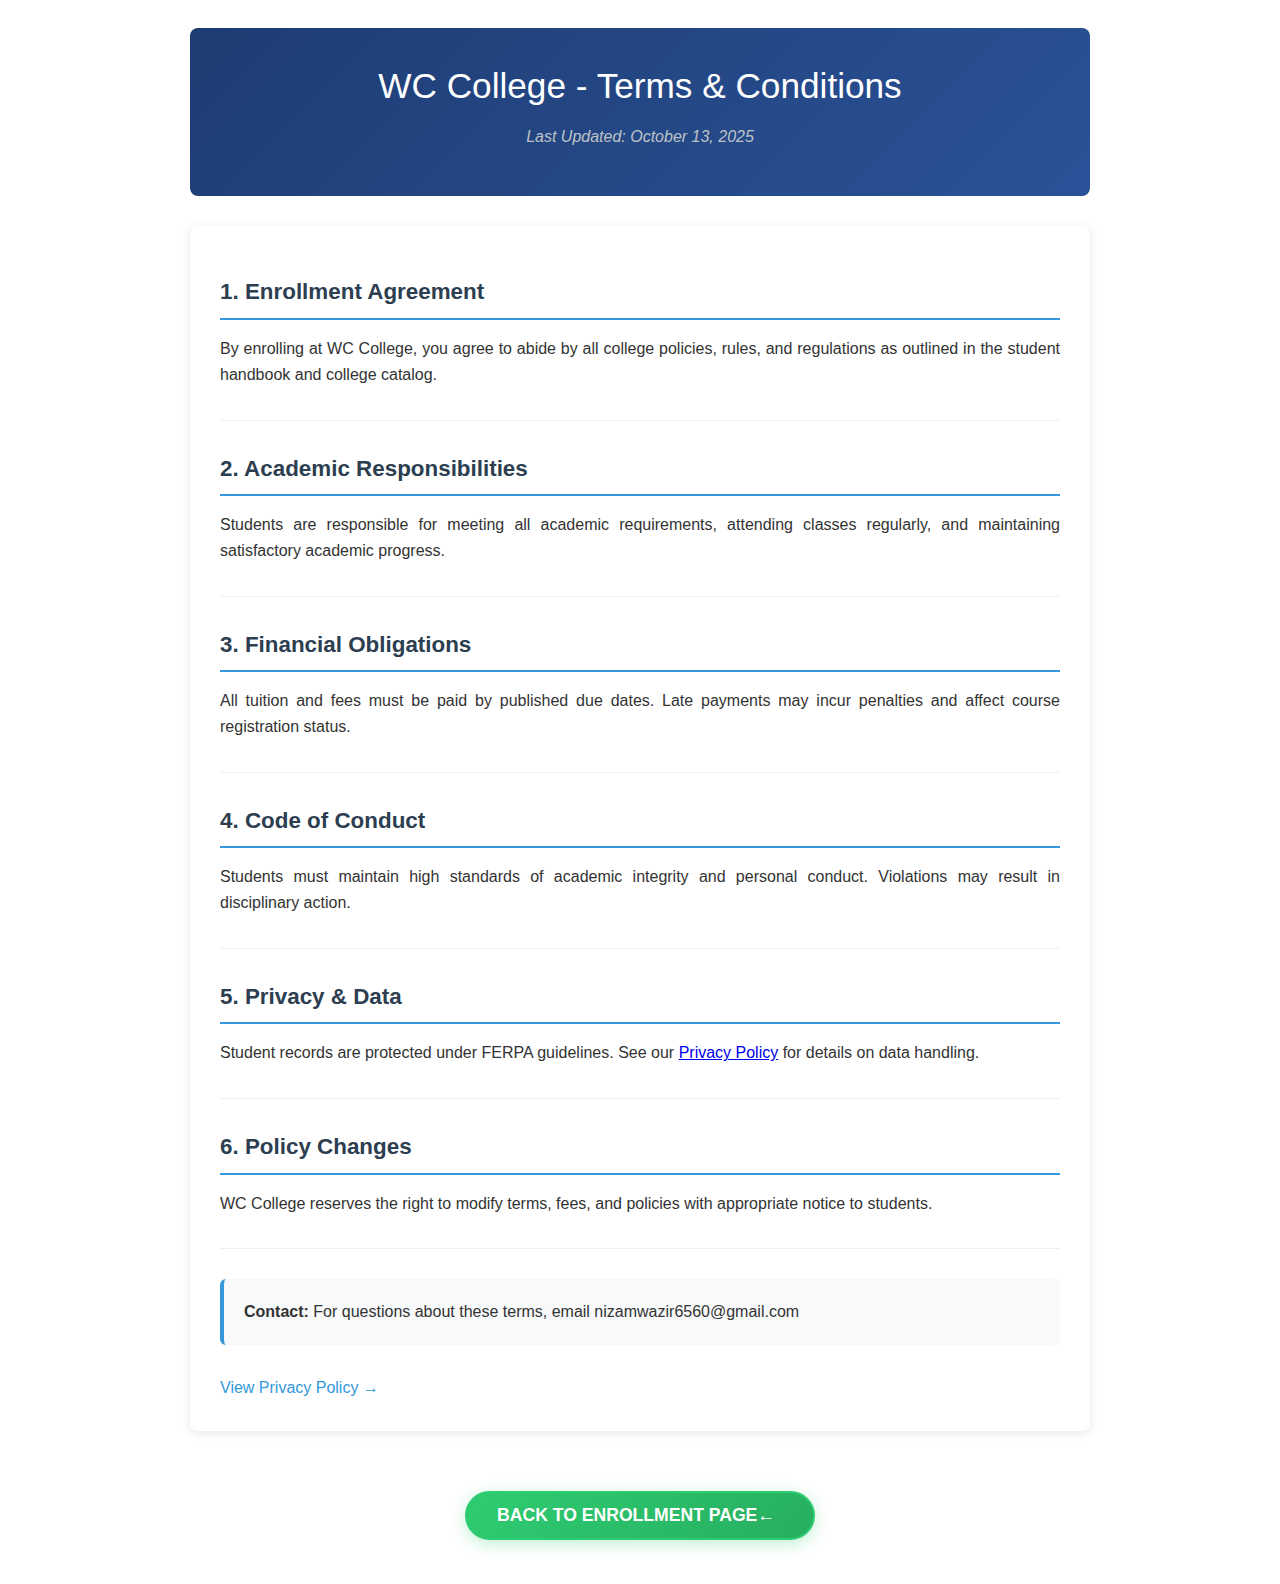
<file: terms-conditions.html>
<!DOCTYPE html>
<html lang="en">

<head>
    <meta charset="UTF-8">
    <meta name="viewport" content="width=device-width, initial-scale=1.0">
    <title>Terms & Conditions - WC College</title>
    <style>
        /* Add the CSS code from above here */
        .policy-container {
            max-width: 900px;
            margin: 0 auto;
            padding: 20px;
            font-family: 'Segoe UI', Tahoma, Geneva, Verdana, sans-serif;
            line-height: 1.6;
            color: #333;
        }

        .policy-header {
            background: linear-gradient(135deg, #1e3c72, #2a5298);
            color: white;
            padding: 30px;
            border-radius: 8px;
            margin-bottom: 30px;
            text-align: center;
        }

        .policy-header h1 {
            margin: 0;
            font-size: 2.2em;
            font-weight: 300;
        }

        .last-updated {
            color: #bdc3c7;
            font-style: italic;
            margin-top: 10px;
        }

        .policy-content {
            background: white;
            padding: 30px;
            border-radius: 8px;
            box-shadow: 0 2px 10px rgba(0, 0, 0, 0.1);
        }

        .policy-section {
            margin-bottom: 30px;
            padding-bottom: 20px;
            border-bottom: 1px solid #ecf0f1;
        }

        .policy-section:last-child {
            border-bottom: none;
        }

        .policy-section h2 {
            color: #2c3e50;
            font-size: 1.4em;
            margin-bottom: 15px;
            padding-bottom: 8px;
            border-bottom: 2px solid #3498db;
        }

        .policy-section p {
            margin-bottom: 12px;
            text-align: justify;
        }

        .policy-section ul {
            margin: 15px 0;
            padding-left: 20px;
        }

        .policy-section li {
            margin-bottom: 8px;
        }

        .contact-info {
            background: #f8f9fa;
            padding: 20px;
            border-radius: 6px;
            border-left: 4px solid #3498db;
            margin-top: 20px;
        }

        .back-link {
            display: inline-block;
            margin-top: 30px;
            color: #3498db;
            text-decoration: none;
            font-weight: 500;
        }

        .back-link:hover {
            text-decoration: underline;
        }

        @media (max-width: 768px) {
            .policy-container {
                padding: 15px;
            }

            .policy-header {
                padding: 20px;
            }

            .policy-header h1 {
                font-size: 1.8em;
            }

            .policy-content {
                padding: 20px;
            }
        }

        .back-button {
            text-align: center;
            margin: 40px 0;
            padding: 0 20px;
        }

        .back-button a {
            display: inline-block;
            text-decoration: none;
            border: 2px solid #2ecc71;
            padding: 12px 30px;
            border-radius: 25px;
            font-size: 1.1rem;
            font-family: 'Segoe UI', Tahoma, Geneva, Verdana, sans-serif;
            font-weight: 600;
            text-transform: uppercase;
            color: white;
            background: linear-gradient(135deg, #2ecc71, #27ae60);
            transition: all 0.3s ease;
            box-shadow: 0 4px 15px rgba(46, 204, 113, 0.3);
            position: relative;
            overflow: hidden;
        }

        .back-button a::before {
            content: '';
            position: absolute;
            top: 0;
            left: -100%;
            width: 100%;
            height: 100%;
            background: linear-gradient(90deg, transparent, rgba(255, 255, 255, 0.2), transparent);
            transition: left 0.5s ease;
        }

        .back-button a:hover {
            background: linear-gradient(135deg, #27ae60, #219653);
            transform: translateY(-2px);
            box-shadow: 0 6px 20px rgba(46, 204, 113, 0.4);
            border-color: #27ae60;
        }

        .back-button a:hover::before {
            left: 100%;
        }

        .back-button a:active {
            transform: translateY(0);
            box-shadow: 0 3px 10px rgba(46, 204, 113, 0.3);
        }

        .back-button a:focus {
            outline: none;
            box-shadow: 0 0 0 3px rgba(46, 204, 113, 0.5);
        }

        /* Optional: Add a back arrow icon */
        .back-button a::after {
            content: '←';
            margin-right: 8px;
            font-weight: bold;
        }

        /* Mobile Responsive */
        @media (max-width: 768px) {
            .back-button {
                margin: 30px 0;
            }

            .back-button a {
                padding: 10px 25px;
                font-size: 1rem;
                width: 90%;
                max-width: 280px;
            }
        }
    </style>
</head>

<body>
    <div class="policy-container">
        <div class="policy-header">
            <h1>WC College - Terms & Conditions</h1>
            <p class="last-updated">Last Updated: October 13, 2025</p>
        </div>

        <div class="policy-content">
            <div class="policy-section">
                <h2>1. Enrollment Agreement</h2>
                <p>By enrolling at WC College, you agree to abide by all college policies, rules, and regulations as
                    outlined in the student handbook and college catalog.</p>
            </div>

            <div class="policy-section">
                <h2>2. Academic Responsibilities</h2>
                <p>Students are responsible for meeting all academic requirements, attending classes regularly, and
                    maintaining satisfactory academic progress.</p>
            </div>

            <div class="policy-section">
                <h2>3. Financial Obligations</h2>
                <p>All tuition and fees must be paid by published due dates. Late payments may incur penalties and
                    affect course registration status.</p>
            </div>

            <div class="policy-section">
                <h2>4. Code of Conduct</h2>
                <p>Students must maintain high standards of academic integrity and personal conduct. Violations may
                    result in disciplinary action.</p>
            </div>

            <div class="policy-section">
                <h2>5. Privacy & Data</h2>
                <p>Student records are protected under FERPA guidelines. See our <a href="privacy-policy.html">Privacy
                        Policy</a> for details on data handling.</p>
            </div>

            <div class="policy-section">
                <h2>6. Policy Changes</h2>
                <p>WC College reserves the right to modify terms, fees, and policies with appropriate notice to
                    students.</p>
            </div>

            <div class="contact-info">
                <strong>Contact:</strong> For questions about these terms, email nizamwazir6560@gmail.com
            </div>

            <a href="privacy-policy.html" class="back-link">View Privacy Policy →</a>
        </div>


    </div>
    <div class="back-button"><a href="enrollment.html"> Back to Enrollment page</a></div>
</body>

</html>
</file>
<file: about.css>
/* --- HEADER (Used on all pages) --- */
.all-container {
    background: var(--primary-color);
    padding: 1rem 5%;
    color: var(--light-text);
}


nav ul {
    display: flex;
    justify-content: center;
    flex-wrap: wrap;
    list-style: none;
    gap: 1rem;
}

nav ul li a {
    text-decoration: none;
    color: var(--light-text);
    font-size: 1rem;
    font-weight: 500;
    padding: 0.5rem 1rem;
    border-radius: 50px;
    transition: background-color 0.3s ease, color 0.3s ease;
}

nav ul li a:hover,
nav ul li a:focus {
    background-color: var(--accent-color);
    color: var(--primary-color);
}

/* --- ABOUT PAGE: MISSION & VISION --- */
.mission-vision-container {
    display: grid;
    grid-template-columns: 1fr 1fr;
    gap: 2.5rem;
    text-align: center;
}

.mission-vision-item h4 {
    font-size: 1.5rem;
    color: var(--primary-color);
    margin-bottom: 1rem;
}


/* --- ABOUT PAGE: DIRECTOR SECTION --- */
.ourDirector {
    display: flex;
    align-items: center;
    gap: 3rem;
}

.director-text {
    flex: 1.5; /* More space for text */
}

.director-image {
    flex: 1;
    text-align: center;
}

.director-image img {
    max-width: 300px;
    width: 100%;
    border-radius: 5%;
    border: 4px solid var(--accent-color);
    box-shadow: 0 10px 30px rgba(0, 0, 0, 0.15);
}

/* --- ABOUT PAGE: MENTORS SECTION --- */
.mentors {
    display: flex;
    flex-direction: column;
    gap: 4rem; /* Space between each mentor */
}

.ourmentor {
    display: flex;
    align-items: center;
    gap: 2.5rem;
}

.ourmentor:nth-child(even) {
    flex-direction: row-reverse; /* Zigzag layout */
}

.mentor-text {
    flex: 1;
}

.mentor-text h4 {
    font-size: 1.4rem;
    color: var(--primary-color);
    margin-bottom: 0.5rem;
}

.mentor-image {
    flex-basis: 300px; /* Fixed width for image container */
}

.mentor-image img {
    width: 100%;
    border-radius: 12px;
    box-shadow: 0 8px 16px rgba(0, 0, 0, 0.1);
}

/* --- ABOUT PAGE: FINAL CTA --- */
.about-last-button {
    text-align: center;
    margin-top: 2rem;
}

.about-last-button h3 {
    font-size: 1.8rem;
    margin-bottom: 1.5rem;
    color: var(--secondary-color);
}

.cta-button {
    background-color: var(--accent-color);
    color: var(--primary-color);
    padding: 1rem 2.5rem;
    border-radius: 50px;
    font-size: 1.2rem;
    font-weight: 700;
    text-decoration: none;
    display: inline-block;
    transition: transform 0.3s ease, box-shadow 0.3s ease;
}

.cta-button:hover {
    transform: translateY(-5px);
    box-shadow: 0 10px 20px rgba(0, 0, 0, 0.2);
}

/* --- FOOTER (Used on all pages) --- */
footer {
    background-color: var(--primary-color);
    color: var(--light-text);
    padding: 4rem 5% 2rem;
}

.foot {
    display: grid;
    grid-template-columns: repeat(auto-fit, minmax(200px, 1fr));
    gap: 2rem;
    margin-bottom: 3rem;
    border-bottom: 1px solid var(--secondary-color);
    padding-bottom: 2rem;
}

.foot h4 {
    font-size: 1.2rem;
    color: var(--accent-color);
    margin-bottom: 1rem;
}

.quicklinks ul,
.address {
    list-style: none;
}

.quicklinks li {
    margin-bottom: 0.5rem;
}

.quicklinks a {
    text-decoration: none;
    color: var(--light-text);
    transition: color 0.3s ease;
}

.quicklinks a:hover {
    color: var(--accent-color);
}

.social-icons {
    display: flex;
    gap: 1rem;
}

.social-icons img {
    width: 32px;
    height: 32px;
    transition: opacity 0.3s ease;
}

.social-icons a:hover img {
    opacity: 0.8;
}

.copy {
    text-align: center;
    font-size: 0.9rem;
}


/* --- RESPONSIVE ADJUSTMENTS --- */
@media (max-width: 768px) {
    h2 {
        font-size: 2rem;
    }

    .mission-vision-container {
        grid-template-columns: 1fr;
        gap: 2rem;
    }

    .ourDirector {
        flex-direction: column;
    }

    .ourmentor, .ourmentor:nth-child(even) {
        flex-direction: column;
    }
    
    .foot {
        text-align: center;
        justify-items: center;
    }

    .social-icons {
        justify-content: center;
    }
}
/* ==================================================================== */
/* About Page Specific Animations ===================================== */
/* ==================================================================== */
.ourmentor {
    transition: opacity 0.6s ease, transform 0.6s ease;
}

.mission-vision-item {
    cursor: pointer;
    transition: transform 0.3s ease, box-shadow 0.3s ease;
}

.mission-vision-item:hover {
    transform: translateY(-5px);
    box-shadow: 0 10px 25px rgba(0, 0, 0, 0.1);
}

.director-image img {
    transition: transform 0.3s ease, box-shadow 0.3s ease;
}

/* Enhanced CTA button */
.about-last-button .cta-button {
    position: relative;
    overflow: hidden;
}

.about-last-button .cta-button::before {
    content: '';
    position: absolute;
    top: 0;
    left: -100%;
    width: 100%;
    height: 100%;
    background: linear-gradient(90deg, transparent, rgba(255,255,255,0.3), transparent);
    transition: left 0.5s ease;
}

.about-last-button .cta-button:hover::before {
    left: 100%;
}
</file>
<file: style.css>
/* --- UNIVERSAL STYLES & VARIABLES --- */
:root {
    --primary-color: #0D1B2A;
    /* Dark Blue */
    --secondary-color: #415A77;
    /* Shadow Blue */
    --accent-color: #FFC300;
    /* Bright Gold */
    --light-text: #E0E1DD;
    /* Light Gray */
    --dark-text: #0D1B2A;
    --card-bg: #1B263B;
}

* {
    margin: 0;
    padding: 0;
    box-sizing: border-box;
}

body {
    font-family: 'Poppins', sans-serif;
    line-height: 1.7;
    background-color: #f4f4f9;
    color: var(--dark-text);
    background: linear-gradient(rgba(255, 255, 255, 0.5), rgba(255, 255, 255, 0.5)),
    ;
}

/* --- HEADER & BANNER SECTION --- */
.banner-container {
    background: linear-gradient(180deg, rgba(13, 27, 42, 0.95), rgba(27, 38, 59, 0.85)), url('images/big-city.jpg');
    background-size: cover;
    background-position: center;
    min-height: 100vh;
    color: var(--light-text);
    display: flex;
    flex-direction: column;
    padding: 2rem 5%;
}

/* Navigation Styles */
.head {
    display: flex;
    justify-content: space-between;
    align-items: center;
    padding: 1rem 5%;
    color: var(--light-text);
}

.logo img {
    height: 40px;
    width: auto;
}

nav {
    display: flex;
    align-items: center;
    gap: 2rem;
}

.nav-links {
    display: flex;
    list-style: none;
    gap: 1rem;
    align-items: center;
    margin: 0;
    padding: 0;
}

.nav-links li a {
    text-decoration: none;
    color: var(--light-text);
    font-size: 1rem;
    font-weight: 500;
    padding: 0.5rem 1rem;
    border-radius: 50px;
    transition: background-color 0.3s ease, color 0.3s ease;
}

.nav-links li a:hover,
.nav-links li a:focus {
    background-color: var(--accent-color);
    color: var(--primary-color);
}

/* Auth Buttons */
.auth-buttons {
    display: flex;
    gap: 0.8rem;
    align-items: center;
}

.btn {
    padding: 0.6rem 1.2rem;
    border-radius: 50px;
    text-decoration: none;
    font-weight: 600;
    font-size: 0.9rem;
    transition: all 0.3s ease;
    border: 2px solid transparent;
}

.login-btn {
    background: transparent;
    color: var(--light-text);
    border: 2px solid var(--accent-color);
}

.login-btn:hover {
    background: var(--accent-color);
    color: var(--primary-color);
}

.signup-btn {
    background: var(--accent-color);
    color: var(--primary-color);
}

.signup-btn:hover {
    background: var(--light-text);
    color: var(--primary-color);
    transform: translateY(-2px);
}

.menu-toggle {
    display: none;
    background: none;
    border: none;
    font-size: 1.5rem;
    cursor: pointer;
    padding: 5px;
    color: var(--light-text);
}

/* Login Button */
.login-btn-form {
    width: 100%;
    background: var(--accent-color);
    color: var(--primary-color);
    border: none;
    padding: 1.2rem;
    border-radius: 12px;
    font-size: 1.1rem;
    font-weight: 700;
    cursor: pointer;
    transition: all 0.3s ease;
    position: relative;
    overflow: hidden;
}

.login-btn-form:hover {
    background: var(--primary-color);
    color: var(--light-text);
    transform: translateY(-2px);
    box-shadow: 0 8px 20px rgba(0, 0, 0, 0.2);
}


/* Mobile Styles */
@media (max-width: 768px) {
    .head {
        flex-wrap: wrap;
        padding: 1rem 5%;
    }

    .menu-toggle {
        display: block;
    }

    nav {
        width: 100%;
        display: none;
        flex-direction: column;
        gap: 1rem;
    }

    nav.active {
        display: flex;
    }

    .nav-links {
        flex-direction: column;
        gap: 0.5rem;
        width: 100%;
        margin-top: 1rem;
        padding-top: 1rem;
        border-top: 1px solid var(--secondary-color);
    }

    .nav-links li {
        width: 100%;
        text-align: center;
    }

    .nav-links li a {
        display: block;
        padding: 0.8rem;
        width: 100%;
    }

    .auth-buttons {
        width: 100%;
        justify-content: center;
        padding-top: 1rem;
        border-top: 1px solid var(--secondary-color);
    }

    .btn {
        padding: 0.8rem 1.5rem;
        width: 45%;
        text-align: center;
    }
}

/* For very small screens */
@media (max-width: 480px) {
    .auth-buttons {
        flex-direction: column;
        gap: 0.5rem;
    }

    .btn {
        width: 100%;
    }
}

.banner-content {
    display: flex;
    align-items: center;
    justify-content: space-between;
    flex-grow: 1;
    gap: 2rem;
    width: 100%;
    max-width: 1200px;
    margin: 3% auto;
}

.text-section {
    flex: 1.2;
}

.sub-heading {
    font-weight: 700;
    color: var(--accent-color);
    margin-bottom: 1rem;
}

.banner-content h1 {
    font-size: clamp(2.5rem, 5vw, 4rem);
    font-weight: 900;
    line-height: 1.2;
}

.description {
    font-size: 1.1rem;
    max-width: 500px;
    margin: 1.5rem 0;
}

.cta-button {
    background-color: var(--accent-color);
    color: var(--primary-color);
    padding: 1rem 2.5rem;
    border-radius: 50px;
    font-size: 1.2rem;
    font-weight: 700;
    text-decoration: none;
    display: inline-block;
    transition: transform 0.3s ease, box-shadow 0.3s ease;
}

.cta-button:hover {
    transform: translateY(-5px);
    box-shadow: 0 10px 20px rgba(0, 0, 0, 0.2);
}

.image-section {
    flex: 1;
    display: flex;
    justify-content: center;
    align-items: center;
}

.image-glow-wrapper {
    width: clamp(280px, 80%, 400px);
    aspect-ratio: 1 / 1;
    border-radius: 50%;
    overflow: hidden;
    border: 5px solid var(--accent-color);
    box-shadow: 0 0 30px rgba(255, 195, 0, 0.5);
}

.image-glow-wrapper img {
    width: 100%;
    height: 100%;
    object-fit: cover;
}


/* --- MAIN CONTENT & SECTIONS --- */
.all-section {
    max-width: 1100px;
    margin: 4rem auto;
    padding: 2rem;
    border-radius: 12px;
    box-shadow: 0 8px 16px rgba(0, 0, 0, 0.05);
    background:
        /* linear-gradient(rgba(255, 255, 255, 0.9), rgba(255, 255, 255, 0.9))*/
        url('images/section.png');
}

.all-section .para {
    text-align: center;
    margin-bottom: 2%;
    font-size: 1.1em;
}

h2 {
    font-size: 2.5rem;
    font-weight: 700;
    color: var(--primary-color);
    text-align: center;
    margin-bottom: 2.5rem;
    position: relative;
}

h2::after {
    content: '';
    display: block;
    width: 80px;
    height: 4px;
    background-color: var(--accent-color);
    margin: 0.5rem auto 0;
    border-radius: 2px;
}


/* --- UPDATED COURSES SECTION STYLES --- */

.allcard {
    display: grid;
    grid-template-columns: repeat(auto-fit, minmax(300px, 1fr));
    gap: 2rem;
}

.card {
    background: white;
    border-radius: 12px;
    padding: 2rem;
    text-align: center;
    box-shadow: 0 5px 15px rgba(0, 0, 0, 0.08);
    transition: transform 0.3s ease, box-shadow 0.3s ease;
    border: 1px solid #e0e0e0;
    display: flex;
    flex-direction: column;
    height: 100%;
}

.card:hover {
    transform: translateY(-8px);
    box-shadow: 0 12px 30px rgba(0, 0, 0, 0.15);
}

#student {
    display: flex;
    justify-content: center;
    align-items: center;
    margin-bottom: 5%;
}

#student img {
    border-radius: 10px;
    width: 100%;
    height: 100%;
    object-fit: cover;
    border-radius: none;
    border: none;
}

/* Mobile responsive */
@media (max-width: 768px) {
    #student {
        height: 160px;
    }
}

@media (max-width: 480px) {
    #student {
        height: 140px;
    }
}

.card p {
    color: var(--secondary-color);
    line-height: 1.6;
    margin-top: 1.1rem;
    margin-bottom: 1.5rem;
    flex-grow: 1;
}

.btnn {
    background-color: var(--secondary-color);
    color: var(--light-text);
    border: none;
    padding: 0.8rem 1.5rem;
    border-radius: 50px;
    font-weight: 700;
    cursor: pointer;
    transition: all 0.3s ease;
    margin-top: auto;
}

.btnn:hover {
    background-color: var(--accent-color);
    color: var(--primary-color);
    transform: translateY(-2px);
    box-shadow: 0 5px 15px rgba(0, 0, 0, 0.1);
}

/* Responsive Design */
@media (max-width: 768px) {
    .allcard {
        grid-template-columns: 1fr;
        gap: 1.5rem;
    }

    .card {
        padding: 1.5rem;
    }

    .student-avatar {
        width: 215px;
        height: 215px;
    }

    .card h3 {
        font-size: 1.2rem;
    }

    .para p {
        font-size: 1rem;
    }
}

@media (max-width: 480px) {
    .all-section {
        padding: 2rem 1rem;
    }

    .card {
        padding: 1.2rem;
    }
}

/* --- WHY CHOOSE US SECTION --- */
.choose ul {
    list-style: none;
    display: grid;
    grid-template-columns: 1fr 1fr;
    gap: 2rem;
}

.choose ul li {
    padding-left: 2rem;
    position: relative;
}

.choose ul li::before {
    content: '✔';
    color: var(--accent-color);
    position: absolute;
    left: 0;
    top: 5px;
    font-size: 1.2rem;
}

.choose ul h4 {
    font-size: 1.2rem;
    color: var(--primary-color);
    margin-bottom: 0.5rem;
}

.choose>p {
    text-align: center;
    margin-top: 3rem;
    font-size: 1.1rem;
    font-weight: 500;
    border: 2px solid #0D1B2A;
    padding: 10px 10px;
    border-radius: 30px;
    background: linear-gradient();
}


/* --- CALL TO ACTION & FORM --- */
.getstart {
    text-align: center;
    margin-top: 2%;
}

.getstart button a {
    text-decoration: none;
    color: var(--primary-color);
    font-size: 1.2rem;
    font-weight: 700;
}

.getstart button {
    background-color: var(--accent-color);
    border: none;
    padding: 1rem 2.5rem;
    border-radius: 50px;
    cursor: pointer;
    transition: transform 0.3s ease, box-shadow 0.3s ease;
}

.getstart button:hover {
    transform: translateY(-5px);
    box-shadow: 0 10px 20px rgba(0, 0, 0, 0.2);
    background-color: #0D1B2A;
}

.getstart button a:hover {
    color: var(--light-text);
}

form {
    display: flex;
    flex-direction: column;
    gap: 1.5rem;
    max-width: 600px;
    margin: 0 auto;
}

.form-group {
    display: flex;
    flex-direction: column;
}

.form-group label {
    font-weight: 700;
    margin-bottom: 0.5rem;
}

.form-group input,
.form-group textarea {
    padding: 1rem;
    border: 1px solid #ccc;
    border-radius: 8px;
    font-family: inherit;
    font-size: 1rem;
}

.form-group input:focus,
.form-group textarea:focus {
    outline: 2px solid var(--accent-color);
    border-color: transparent;
}

.submit {
    background-color: var(--primary-color);
    color: white;
    font-size: 1.2rem;
    font-weight: 700;
    padding: 1rem;
    border: none;
    border-radius: 8px;
    cursor: pointer;
    transition: background-color 0.3s ease;
}

.submit:hover {
    background-color: var(--secondary-color);
}


/* --- FOOTER --- */
footer {
    background-color: var(--primary-color);
    color: var(--light-text);
    padding: 4rem 5% 2rem;
}

.foot {
    display: grid;
    grid-template-columns: repeat(auto-fit, minmax(200px, 1fr));
    gap: 2rem;
    margin-bottom: 3rem;
    border-bottom: 1px solid var(--secondary-color);
    padding-bottom: 2rem;
}

.foot h4 {
    font-size: 1.2rem;
    color: var(--accent-color);
    margin-bottom: 1rem;
}

.quicklinks ul,
.address {
    list-style: none;
}

.quicklinks li {
    margin-bottom: 0.5rem;
}

.quicklinks a {
    text-decoration: none;
    color: var(--light-text);
    transition: color 0.3s ease;
}

.quicklinks a:hover {
    color: var(--accent-color);
}

.social-icons {
    display: flex;
    gap: 1rem;
}

.social-icons img {
    width: 32px;
    height: 32px;
    transition: opacity 0.3s ease;
}

.social-icons a:hover img {
    opacity: 0.8;
}

.copy {
    text-align: center;
    font-size: 0.9rem;
}

/* --- RESPONSIVE ADJUSTMENTS --- */
@media (max-width: 992px) {
    .banner-content {
        flex-direction: column;
        text-align: center;
    }

    .text-section {
        order: 2;
    }

    .image-section {
        order: 1;
        margin-bottom: 2rem;
    }

    .description {
        margin: 1.5rem auto;
    }
}

@media (max-width: 768px) {
    .choose ul {
        grid-template-columns: 1fr;
    }

    .foot {
        text-align: center;
        justify-items: center;
    }

    .social-icons {
        justify-content: center;
    }
}

/* ========== ENHANCED STYLES FOR JAVASCRIPT FUNCTIONALITY ========== */

/* Navigation active state */
nav a.active {
    background-color: var(--accent-color) !important;
    color: var(--primary-color) !important;
}

/* Form focus states */
.form-group.focused label {
    color: var(--accent-color);
}

.form-group.focused input,
.form-group.focused textarea {
    border-color: var(--accent-color);
    box-shadow: 0 0 0 3px rgba(255, 195, 0, 0.2);
}

/* Form error states */
input.error,
textarea.error {
    border-color: #e74c3c !important;
    box-shadow: 0 0 0 3px rgba(231, 76, 60, 0.2) !important;
}

/* Success stories active state */
.card.active {
    transform: scale(1.05);
    box-shadow: 0 10px 30px rgba(0, 0, 0, 0.2) !important;
    border: 2px solid var(--accent-color);
}

/* Back to top button hover */
.back-to-top:hover {
    background: var(--primary-color) !important;
    color: var(--light-text) !important;
    transform: translateY(-3px) !important;
}

/* Mobile menu animation */
nav {
    transition: transform 0.3s ease, opacity 0.3s ease;
}

@media (max-width: 768px) {
    nav:not(.active) {
        transform: translateY(-10px);
        opacity: 0;
        pointer-events: none;
    }

    nav.active {
        transform: translateY(0);
        opacity: 1;
        pointer-events: all;
    }
}

/* Enhanced card animations */
.card {
    transition: transform 0.3s ease, box-shadow 0.3s ease, border-color 0.3s ease;
}

/* Button loading state */
button:disabled {
    opacity: 0.7;
    cursor: not-allowed;
}

/* Focus styles for accessibility */
a:focus,
button:focus,
input:focus,
textarea:focus {
    outline: 2px solid var(--accent-color);
    outline-offset: 2px;
}

/* Print styles */
@media print {

    .back-to-top,
    .menu-toggle,
    .auth-buttons {
        display: none !important;
    }

}
</file>
<file: courses.css>
/* --- COURSES PAGE SPECIFIC STYLES --- */

/* Hero Section */
.courses-hero {
    background: linear-gradient(to right, rgba(13, 27, 42, 0.95), rgba(27, 38, 59, 0.85)), url('big-city.jpg');
    background-size: cover;
    background-position: center;
    min-height: 60vh;
    color: var(--light-text);
    display: flex;
    align-items: center;
    justify-content: center;
    text-align: center;
    padding: 4rem 5%;
}
.all-container {
    background: var(--primary-color);
    padding: 1rem 5%;
    color: var(--light-text);
    
}

.courses-hero-content{
    display: inline;
    align-items: center;
    justify-content: center;
}
.courses-hero-content-link{
    display: flex;
    align-items: center;
    justify-content: center;
}
.courses-hero-content h1 {
    font-size: 3.5rem;
    font-weight: 900;
    margin-bottom: 1.5rem;
    color: var(--accent-color);
    text-align: center;
}

.courses-hero-content p {
    font-size: 1.3rem;
    max-width: 600px;
    margin: 0 auto 2rem;
    line-height: 1.6;
    text-align: center;
}

/* Category Filters */
.category-filters {
    display: flex;
    justify-content: center;
    flex-wrap: wrap;
    gap: 1rem;
    margin-bottom: 3rem;
}

.filter-btn {
    background: transparent;
    border: 2px solid var(--secondary-color);
    color: var(--secondary-color);
    padding: 0.8rem 1.5rem;
    border-radius: 50px;
    font-weight: 700;
    cursor: pointer;
    transition: all 0.3s ease;
}

.filter-btn:hover,
.filter-btn.active {
    background: var(--secondary-color);
    color: white;
    transform: translateY(-2px);
}

/* Course Categories */
.course-category {
    margin-bottom: 4rem;
}

.course-category h3 {
    font-size: 2rem;
    color: var(--primary-color);
    margin-bottom: 2rem;
    text-align: center;
    border-bottom: 3px solid var(--accent-color);
    padding-bottom: 0.5rem;
    display: inline-block;
}

/* Course Cards */
.allcard {
    display: grid;
    grid-template-columns: repeat(auto-fit, minmax(350px, 1fr));
    gap: 2rem;
}

.course-card {
    background: white;
    border-radius: 12px;
    overflow: hidden;
    box-shadow: 0 8px 25px rgba(0, 0, 0, 0.1);
    transition: transform 0.3s ease, box-shadow 0.3s ease;
    border: 1px solid #e0e0e0;
}

.course-card:hover {
    transform: translateY(-10px);
    box-shadow: 0 15px 35px rgba(0, 0, 0, 0.15);
}

.course-image {
    height: 200px;
    overflow: hidden;
}

.course-image img {
    width: 100%;
    height: 100%;
    object-fit: cover;
    transition: transform 0.3s ease;
}

.course-card:hover .course-image img {
    transform: scale(1.05);
}

.course-content {
    padding: 1.5rem;
}

.course-content h4 {
    font-size: 1.4rem;
    color: var(--primary-color);
    margin-bottom: 0.5rem;
}

.course-duration,
.course-level {
    font-size: 0.9rem;
    color: var(--secondary-color);
    margin-bottom: 0.5rem;
    font-weight: 500;
}

.course-content>p {
    color: var(--dark-text);
    margin-bottom: 1rem;
    line-height: 1.6;
}

.course-topics {
    list-style: none;
    margin: 1.5rem 0;
}

.course-topics li {
    padding: 0.3rem 0;
    padding-left: 1.5rem;
    position: relative;
}

.course-topics li::before {
    content: '✓';
    color: var(--accent-color);
    font-weight: bold;
    position: absolute;
    left: 0;
}

.course-footer {
    display: flex;
    justify-content: space-between;
    align-items: center;
    margin-top: 1.5rem;
    padding-top: 1rem;
    border-top: 1px solid #e0e0e0;
}

.course-price {
    font-size: 1.5rem;
    font-weight: 700;
    color: var(--primary-color);
}

.enroll-btn {
    background: var(--accent-color);
    color: var(--primary-color);
    padding: 0.8rem 1.5rem;
    border-radius: 50px;
    text-decoration: none;
    font-weight: 700;
    transition: all 0.3s ease;
}

.enroll-btn:hover {
    background: var(--primary-color);
    color: var(--light-text);
    transform: translateY(-2px);
}

/* Benefits Grid */
.benefits-grid {
    display: grid;
    grid-template-columns: repeat(auto-fit, minmax(250px, 1fr));
    gap: 2rem;
}

.benefit-item {
    text-align: center;
    padding: 2rem 1rem;
    background: white;
    border-radius: 12px;
    box-shadow: 0 5px 15px rgba(0, 0, 0, 0.08);
    transition: transform 0.3s ease;
}

.benefit-item:hover {
    transform: translateY(-5px);
}

.benefit-item h4 {
    font-size: 1.2rem;
    color: var(--primary-color);
    margin-bottom: 1rem;
}

/* CTA Section */
.cta-section {
    text-align: center;
    background: linear-gradient(135deg, var(--primary-color), var(--secondary-color));
    color: var(--light-text);
}

.cta-section h2 {
    color: var(--light-text);
}

.cta-section h2::after {
    background-color: var(--accent-color);
}

.cta-section p {
    font-size: 1.2rem;
    margin-bottom: 2rem;
    max-width: 600px;
    margin-left: auto;
    margin-right: auto;
}

.cta-buttons {
    display: flex;
    gap: 1.5rem;
    justify-content: center;
    flex-wrap: wrap;
}

.cta-button.primary {
    background: var(--accent-color);
    color: var(--primary-color);
}

.cta-button.secondary {
    background: transparent;
    color: var(--light-text);
    border: 2px solid var(--accent-color);
}

.cta-button.secondary:hover {
    background: var(--accent-color);
    color: var(--primary-color);
}

/* Responsive Design */
@media (max-width: 768px) {
    .courses-hero-content h1 {
        font-size: 2.5rem;
    }

    .allcard {
        grid-template-columns: 1fr;
    }

    .category-filters {
        gap: 0.5rem;
    }

    .filter-btn {
        padding: 0.6rem 1rem;
        font-size: 0.9rem;
    }

    .course-footer {
        flex-direction: column;
        gap: 1rem;
        text-align: center;
    }

    .cta-buttons {
        flex-direction: column;
        align-items: center;
    }

    .cta-button {
        width: 100%;
        max-width: 250px;
        text-align: center;
    }
}

/* Animation for course categories */
.course-category {
    animation: fadeInUp 0.6s ease;
}

@keyframes fadeInUp {
    from {
        opacity: 0;
        transform: translateY(30px);
    }

    to {
        opacity: 1;
        transform: translateY(0);
    }
}

.head h1 {
    text-align: center;
    font-size: 2.2rem;
    font-weight: 700;
    color: var(--accent-color);
    letter-spacing: 2px;
    margin-bottom: 1.5rem;
}

nav ul {
    display: flex;
    justify-content: center;
    flex-wrap: wrap;
    list-style: none;
    gap: 1rem;
}

nav ul li a {
    text-decoration: none;
    color: var(--light-text);
    font-size: 1rem;
    font-weight: 500;
    padding: 0.5rem 1rem;
    border-radius: 50px;
    transition: background-color 0.3s ease, color 0.3s ease;
}

nav ul li a:hover,
nav ul li a:focus {
    background-color: var(--accent-color);
    color: var(--primary-color);
}
/* ========================================================================= */
/* Courses Page Specific Animations----------------------------------------- */
/* ========================================================================= */
@keyframes fadeInUp {
    from {
        opacity: 0;
        transform: translateY(30px);
    }
    to {
        opacity: 1;
        transform: translateY(0);
    }
}

/* Enhanced course card transitions */
.course-card {
    transition: transform 0.3s ease, box-shadow 0.3s ease;
}

.course-image img {
    transition: transform 0.3s ease;
}

/* Filter button animations */
.filter-btn {
    transition: all 0.3s ease;
    position: relative;
    overflow: hidden;
}

.filter-btn::after {
    content: '';
    position: absolute;
    bottom: 0;
    left: 0;
    width: 0;
    height: 3px;
    background: var(--accent-color);
    transition: width 0.3s ease;
}

.filter-btn.active::after {
    width: 100%;
}

.filter-btn:hover {
    transform: translateY(-2px);
}

/* Benefits grid animations */
.benefits-grid {
    perspective: 1000px;
}

.benefit-item {
    transition: transform 0.3s ease, box-shadow 0.3s ease;
}

.benefit-item:hover {
    transform: translateY(-5px) rotateX(5deg);
    box-shadow: 0 10px 25px rgba(0, 0, 0, 0.1);
}

/* Price animation */
.course-price {
    transition: all 0.3s ease;
    font-weight: 700;
}

/* Enroll button pulse animation */
.enroll-btn {
    position: relative;
    overflow: hidden;
    transition: all 0.3s ease;
}

.enroll-btn::before {
    content: '';
    position: absolute;
    top: 0;
    left: -100%;
    width: 100%;
    height: 100%;
    background: linear-gradient(90deg, transparent, rgba(255,255,255,0.3), transparent);
    transition: left 0.5s ease;
}

.enroll-btn:hover::before {
    left: 100%;
}

.enroll-btn:hover {
    transform: translateY(-2px);
    box-shadow: 0 5px 15px rgba(0, 0, 0, 0.2);
}

/* CTA section enhancements */
.cta-section {
    position: relative;
    overflow: hidden;
}

.cta-section::before {
    content: '';
    position: absolute;
    top: -50%;
    left: -50%;
    width: 200%;
    height: 200%;
    background: linear-gradient(45deg, transparent, rgba(255,255,255,0.1), transparent);
    animation: shine 3s infinite linear;
}

@keyframes shine {
    0% { transform: translateX(-100%) translateY(-100%) rotate(45deg); }
    100% { transform: translateX(100%) translateY(100%) rotate(45deg); }
}

/* Loading animation for course images */
.course-image {
    position: relative;
    overflow: hidden;
}

.course-image::before {
    content: '';
    position: absolute;
    top: 0;
    left: -100%;
    width: 100%;
    height: 100%;
    background: linear-gradient(90deg, transparent, rgba(255,255,255,0.4), transparent);
    animation: loading 1.5s infinite;
}

@keyframes loading {
    0% { left: -100%; }
    100% { left: 100%; }
}

/* Remove loading animation when image is loaded */
.course-image img.loaded + ::before {
    display: none;
}

/* Responsive enhancements */
@media (max-width: 768px) {
    .filter-btn:hover {
        transform: none;
    }
    
    .benefit-item:hover {
        transform: none;
    }
}
</file>
<file: enrollment.css>
/* --- ENROLLMENT PAGE SPECIFIC STYLES --- */
.all-container {
    background: var(--primary-color);
    padding: 1rem 5%;
    color: var(--light-text);
}
/* Enrollment Hero Section */
.enrollment-hero {
    background-size: cover;
    background-position: center;
    min-height: 50vh;
    color: var(--primary-color);
    display: flex;
    align-items: center;
    justify-content: center;
    text-align: center;
    padding: 4rem 5%;
}

.enrollment-hero-content p {
    font-size: 1.3rem;
    max-width: 600px;
    margin: 0 auto 2rem;
    line-height: 1.6;
    color:var(--dark-text);
}

/* Process Steps */
.process-steps {
    display: grid;
    grid-template-columns: repeat(auto-fit, minmax(200px, 1fr));
    gap: 2rem;
    margin-top: 2rem;
}

.step {
    text-align: center;
    padding: 2rem 1rem;
    background: white;
    border-radius: 12px;
    box-shadow: 0 5px 15px rgba(0, 0, 0, 0.08);
    transition: transform 0.3s ease;
    position: relative;
}

.step:hover {
    transform: translateY(-5px);
}

.step-number {
    width: 50px;
    height: 50px;
    background: var(--accent-color);
    color: var(--primary-color);
    border-radius: 50%;
    display: flex;
    align-items: center;
    justify-content: center;
    font-size: 1.5rem;
    font-weight: 700;
    margin: 0 auto 1rem;
}

.step h3 {
    color: var(--primary-color);
    margin-bottom: 0.5rem;
    font-size: 1.3rem;
}

.step p {
    color: var(--secondary-color);
    line-height: 1.6;
}

/* Enrollment Form */
.form-description {
    text-align: center;
    max-width: 700px;
    margin: 0 auto 2rem;
    color: var(--secondary-color);
    font-size: 1.1rem;
}

.enrollment-form {
    max-width: 800px;
    margin: 0 auto;
}

fieldset {
    border: 2px solid #e0e0e0;
    border-radius: 12px;
    padding: 2rem;
    margin-bottom: 2rem;
    background: #fafafa;
}

legend {
    font-size: 1.3rem;
    font-weight: 700;
    color: var(--primary-color);
    padding: 0 1rem;
    background: white;
    border-radius: 8px;
    border: 2px solid var(--accent-color);
}

.form-row {
    display: grid;
    grid-template-columns: 1fr 1fr;
    gap: 1.5rem;
    margin-bottom: 1.5rem;
}

.form-group {
    margin-bottom: 1.5rem;
}

.form-group.full-width {
    grid-column: 1 / -1;
}

.form-group label {
    display: block;
    margin-bottom: 0.5rem;
    font-weight: 600;
    color: var(--primary-color);
}

.form-group input,
.form-group select,
.form-group textarea {
    width: 100%;
    padding: 1rem;
    border: 2px solid #e0e0e0;
    border-radius: 8px;
    font-family: inherit;
    font-size: 1rem;
    transition: border-color 0.3s ease, box-shadow 0.3s ease;
}

.form-group input:focus,
.form-group select:focus,
.form-group textarea:focus {
    outline: none;
    border-color: var(--accent-color);
    box-shadow: 0 0 0 3px rgba(255, 195, 0, 0.2);
}

/* Radio and Checkbox Styles */
.radio-group {
    display: flex;
    flex-direction: column;
    gap: 1rem;
}

.radio-option,
.checkbox-option {
    display: flex;
    align-items: center;
    cursor: pointer;
    padding: 0.5rem 0;
}

.radio-option input,
.checkbox-option input {
    margin-right: 0.8rem;
    width: auto;
}

.radio-checkmark,
.checkbox-checkmark {
    width: 20px;
    height: 20px;
    border: 2px solid #ccc;
    border-radius: 50%;
    margin-right: 10px;
    position: relative;
    transition: all 0.3s ease;
}

.checkbox-checkmark {
    border-radius: 4px;
}

.radio-option input:checked + .radio-checkmark,
.checkbox-option input:checked + .checkbox-checkmark {
    border-color: var(--accent-color);
    background-color: var(--accent-color);
}

.radio-option input:checked + .radio-checkmark::after {
    content: '';
    width: 8px;
    height: 8px;
    background: white;
    border-radius: 50%;
    position: absolute;
    top: 50%;
    left: 50%;
    transform: translate(-50%, -50%);
}

.checkbox-option input:checked + .checkbox-checkmark::after {
    content: '✓';
    color: white;
    font-weight: bold;
    position: absolute;
    top: 50%;
    left: 50%;
    transform: translate(-50%, -50%);
    font-size: 12px;
}

/* Payment Options */
.payment-options {
    margin-bottom: 1.5rem;
}

.payment-options h4 {
    color: var(--primary-color);
    margin-bottom: 1rem;
    font-size: 1.2rem;
}

/* Form Footer */
.form-footer {
    margin-top: 2rem;
    padding-top: 2rem;
    border-top: 2px solid #e0e0e0;
}

.terms {
    margin-bottom: 1.5rem;
}

.terms a {
    color: var(--accent-color);
    text-decoration: none;
    font-weight: 600;
}

.terms a:hover {
    text-decoration: underline;
}

.submit-section {
    text-align: center;
    margin-top: 2rem;
}

.submit-btn {
    background: var(--accent-color);
    color: var(--primary-color);
    border: none;
    padding: 1.2rem 3rem;
    border-radius: 50px;
    font-size: 1.2rem;
    font-weight: 700;
    cursor: pointer;
    transition: all 0.3s ease;
    margin-bottom: 1rem;
}

.submit-btn:hover {
    background: var(--primary-color);
    color: var(--light-text);
    transform: translateY(-3px);
    box-shadow: 0 10px 20px rgba(0, 0, 0, 0.2);
}

.form-note {
    color: var(--secondary-color);
    font-size: 0.9rem;
    max-width: 500px;
    margin: 0 auto;
    line-height: 1.5;
}

/* Contact Information */
.contact-info {
    display: grid;
    grid-template-columns: repeat(auto-fit, minmax(250px, 1fr));
    gap: 2rem;
    margin-top: 2rem;
}

.contact-item {
    text-align: center;
    padding: 2rem 1rem;
    background: white;
    border-radius: 12px;
    box-shadow: 0 5px 15px rgba(0, 0, 0, 0.08);
    transition: transform 0.3s ease;
}

.contact-item:hover {
    transform: translateY(-5px);
}

.contact-item h4 {
    color: var(--primary-color);
    margin-bottom: 1rem;
    font-size: 1.3rem;
}

.contact-item p {
    color: var(--secondary-color);
    margin-bottom: 0.5rem;
}

/* FAQ Section */
.faq-container {
    max-width: 800px;
    margin: 2rem auto 0;
}

.faq-item {
    border: 1px solid #e0e0e0;
    border-radius: 8px;
    margin-bottom: 1rem;
    overflow: hidden;
}

.faq-question {
    padding: 1.5rem;
    background: #f8f9fa;
    cursor: pointer;
    display: flex;
    justify-content: space-between;
    align-items: center;
    transition: background-color 0.3s ease;
}

.faq-question:hover {
    background: #e9ecef;
}

.faq-question h4 {
    color: var(--primary-color);
    margin: 0;
    font-size: 1.1rem;
}

.faq-toggle {
    font-size: 1.5rem;
    font-weight: bold;
    color: var(--accent-color);
    transition: transform 0.3s ease;
}

.faq-answer {
    padding: 0 1.5rem;
    max-height: 0;
    overflow: hidden;
    transition: max-height 0.3s ease, padding 0.3s ease;
}

.faq-item.active .faq-answer {
    padding: 1.5rem;
    max-height: 200px;
}

.faq-item.active .faq-toggle {
    transform: rotate(45deg);
}

/* Responsive Design */
@media (max-width: 768px) {
    .enrollment-hero-content h1 {
        font-size: 2.2rem;
    }
    
    .process-steps {
        grid-template-columns: 1fr;
        gap: 1.5rem;
    }
    
    .form-row {
        grid-template-columns: 1fr;
        gap: 1rem;
    }
    
    fieldset {
        padding: 1.5rem;
    }
    
    .contact-info {
        grid-template-columns: 1fr;
    }
    
    .submit-btn {
        width: 100%;
        padding: 1rem 2rem;
    }
}

@media (max-width: 480px) {
    .enrollment-hero {
        min-height: 40vh;
        padding: 2rem 5%;
    }
    
    .enrollment-hero-content h1 {
        font-size: 1.8rem;
    }
    
    .enrollment-hero-content p {
        font-size: 1.1rem;
    }
    
    fieldset {
        padding: 1rem;
    }
    
    .faq-question {
        padding: 1rem;
    }
    
    .faq-question h4 {
        font-size: 1rem;
    }
}
</file>
<file: login.css>
/* --- LOGIN PAGE SPECIFIC STYLES --- */
.all-container {
    background: var(--primary-color);
    padding: 1rem 5%;
    color: var(--light-text);
}
/* Main Layout */
.login-main {
    min-height: 100vh;
}

/* Login Hero Section */
.login-hero {
    background-size: cover;
    background-position: center;
    color: var(--secondary-color);
    padding: 3rem 5%;
    text-align: center;
}

.login-hero-content p {
    font-size: 1.3rem;
    max-width: 600px;
    margin: 0 auto 2rem;
    line-height: 1.6;
    opacity: 0.9;
    color: var(--secondary-color);
}

.hero-features {
    display: flex;
    justify-content: center;
    gap: 3rem;
    margin-top: 2rem;
    flex-wrap: wrap;
}

.feature {
    display: flex;
    align-items: center;
    gap: 0.8rem;
    font-size: 1.1rem;
}

.feature i {
    color: var(--secondary-color);
    font-size: 1.3rem;
}

/* Login Section */
.login-section {
    padding: 4rem 5%;
}

.login-container {
    max-width: 1200px;
    margin: 0 auto;
    display: grid;
    grid-template-columns: 1fr 1fr;
    gap: 3rem;
    align-items: start;
}

/* Login Card */
.login-card {
    background: white;
    padding: 3rem;
    border-radius: 20px;
    box-shadow: 0 20px 60px rgba(0, 0, 0, 0.1);
    border: 1px solid #e0e0e0;
}

.login-header {
    text-align: center;
    margin-bottom: 2.5rem;
}

.login-header h2 {
    color: var(--primary-color);
    margin-bottom: 0.5rem;
    font-size: 2.2rem;
}

.login-header p {
    color: var(--secondary-color);
    font-size: 1.1rem;
}

/* Login Form */
.login-form {
    margin-bottom: 2rem;
}

.form-group {
    margin-bottom: 1.5rem;
}

.form-group label {
    display: block;
    margin-bottom: 0.5rem;
    font-weight: 600;
    color: var(--primary-color);
}

.input-group {
    position: relative;
    display: flex;
    align-items: center;
}

.input-group i {
    position: absolute;
    left: 1rem;
    color: var(--secondary-color);
    z-index: 2;
}

.input-group input {
    width: 100%;
    padding: 1rem 1rem 1rem 3rem;
    border: 2px solid #e0e0e0;
    border-radius: 12px;
    font-size: 1rem;
    transition: all 0.3s ease;
    background: #fafafa;
}

.input-group input:focus {
    outline: none;
    border-color: var(--accent-color);
    background: white;
    box-shadow: 0 0 0 3px rgba(255, 195, 0, 0.2);
}

.password-toggle {
    position: absolute;
    right: 1rem;
    background: none;
    border: none;
    color: var(--secondary-color);
    cursor: pointer;
    padding: 0.5rem;
    border-radius: 4px;
    transition: color 0.3s ease;
}

.password-toggle:hover {
    color: var(--primary-color);
}

/* Form Options */
.form-options {
    display: flex;
    justify-content: space-between;
    align-items: center;
    margin-bottom: 2rem;
}

.checkbox-option {
    display: flex;
    align-items: center;
    cursor: pointer;
    font-weight: normal;
    color: var(--secondary-color);
}

.checkbox-option input {
    margin-right: 0.8rem;
    width: auto;
}

.checkbox-option input:checked + .checkbox-checkmark {
    border-color: var(--accent-color);
    background-color: var(--accent-color);
}

.checkbox-option input:checked + .checkbox-checkmark::after {
    content: '✓';
    color: white;
    font-weight: bold;
    position: absolute;
    top: 50%;
    left: 50%;
    transform: translate(-50%, -50%);
    font-size: 10px;
}

.forgot-link {
    color: var(--accent-color);
    text-decoration: none;
    font-weight: 600;
    transition: color 0.3s ease;
}

.forgot-link:hover {
    color: var(--primary-color);
    text-decoration: underline;
}

.btn-loader {
    position: absolute;
    top: 50%;
    left: 50%;
    transform: translate(-50%, -50%);
}

.spinner {
    width: 20px;
    height: 20px;
    border: 2px solid transparent;
    border-top: 2px solid var(--primary-color);
    border-radius: 50%;
    animation: spin 1s linear infinite;
}

@keyframes spin {
    0% { transform: rotate(0deg); }
    100% { transform: rotate(360deg); }
}

/* Divider */
.divider {
    text-align: center;
    margin: 2rem 0;
    position: relative;
}

.divider::before {
    content: '';
    position: absolute;
    top: 50%;
    left: 0;
    right: 0;
    height: 1px;
    background: #e0e0e0;
}

.divider span {
    background: white;
    padding: 0 1rem;
    color: var(--secondary-color);
    font-size: 0.9rem;
}

/* Social Login */
.social-login {
    display: grid;
    grid-template-columns: 1fr 1fr;
    gap: 1rem;
    margin-bottom: 2rem;
}

.social-btn {
    display: flex;
    align-items: center;
    justify-content: center;
    gap: 0.8rem;
    padding: 1rem;
    border: 2px solid #e0e0e0;
    border-radius: 12px;
    background: white;
    font-weight: 600;
    cursor: pointer;
    transition: all 0.3s ease;
}

.google-btn {
    color: #DB4437;
}

.google-btn:hover {
    border-color: #DB4437;
    background: rgba(219, 68, 55, 0.05);
}

.facebook-btn {
    color: #4267B2;
}

.facebook-btn:hover {
    border-color: #4267B2;
    background: rgba(66, 103, 178, 0.05);
}

/* Login Footer */
.login-footer {
    text-align: center;
    padding-top: 1.5rem;
    border-top: 1px solid #e0e0e0;
}

.login-footer p {
    color: var(--secondary-color);
}

.login-footer a {
    color: var(--accent-color);
    font-weight: 600;
    text-decoration: none;
}

.login-footer a:hover {
    text-decoration: underline;
}

/* Login Features */
.login-features {
    display: flex;
    flex-direction: column;
    gap: 2rem;
}

.feature-card {
    background: white;
    padding: 2rem;
    border-radius: 16px;
    box-shadow: 0 10px 30px rgba(0, 0, 0, 0.08);
    text-align: center;
    transition: transform 0.3s ease;
}

.feature-card:hover {
    transform: translateY(-5px);
}

.feature-icon {
    width: 70px;
    height: 70px;
    background: linear-gradient(135deg, var(--accent-color), #FFD700);
    border-radius: 50%;
    display: flex;
    align-items: center;
    justify-content: center;
    margin: 0 auto 1.5rem;
}

.feature-icon i {
    font-size: 1.8rem;
    color: var(--primary-color);
}

.feature-card h3 {
    color: var(--primary-color);
    margin-bottom: 1rem;
    font-size: 1.3rem;
}

.feature-card p {
    color: var(--secondary-color);
    line-height: 1.6;
}

/* Demo Section */
.demo-section {
    background: #f8f9fa;
}

.demo-description {
    text-align: center;
    color: var(--secondary-color);
    margin-bottom: 2rem;
    font-size: 1.1rem;
}

.demo-accounts {
    display: grid;
    grid-template-columns: repeat(auto-fit, minmax(300px, 1fr));
    gap: 2rem;
    max-width: 800px;
    margin: 0 auto;
}

.demo-account {
    background: white;
    padding: 2rem;
    border-radius: 12px;
    box-shadow: 0 5px 15px rgba(0, 0, 0, 0.08);
    text-align: center;
    border: 2px solid transparent;
    transition: all 0.3s ease;
}

.demo-account:hover {
    border-color: var(--accent-color);
    transform: translateY(-3px);
}

.demo-account h4 {
    color: var(--primary-color);
    margin-bottom: 1.5rem;
    font-size: 1.2rem;
}

.account-details {
    background: #f8f9fa;
    padding: 1.5rem;
    border-radius: 8px;
    margin-bottom: 1.5rem;
    text-align: left;
}

.account-details p {
    margin: 0.5rem 0;
    color: var(--secondary-color);
}

.account-details strong {
    color: var(--primary-color);
}

.demo-btn {
    background: var(--accent-color);
    color: var(--primary-color);
    border: none;
    padding: 0.8rem 1.5rem;
    border-radius: 8px;
    font-weight: 600;
    cursor: pointer;
    transition: all 0.3s ease;
    width: 100%;
}

.demo-btn:hover {
    background: var(--primary-color);
    color: var(--light-text);
    transform: translateY(-2px);
}

/* Support Section */
.support-options {
    display: grid;
    grid-template-columns: repeat(auto-fit, minmax(250px, 1fr));
    gap: 2rem;
    margin-top: 2rem;
}

.support-option {
    background: white;
    padding: 2rem;
    border-radius: 12px;
    box-shadow: 0 5px 15px rgba(0, 0, 0, 0.08);
    text-align: center;
    transition: transform 0.3s ease;
}

.support-option:hover {
    transform: translateY(-5px);
}

.support-option i {
    font-size: 2.5rem;
    color: var(--accent-color);
    margin-bottom: 1rem;
}

.support-option h4 {
    color: var(--primary-color);
    margin-bottom: 1rem;
    font-size: 1.2rem;
}

.support-option p {
    color: var(--secondary-color);
    margin-bottom: 1.5rem;
    line-height: 1.6;
}

.support-link {
    color: var(--accent-color);
    font-weight: 600;
    text-decoration: none;
    transition: color 0.3s ease;
}

.support-link:hover {
    color: var(--primary-color);
    text-decoration: underline;
}

/* Active state for login button in nav */
/* Responsive Design */
@media (max-width: 1024px) {
    .login-container {
        grid-template-columns: 1fr;
        gap: 2rem;
    }
    
    .login-features {
        order: -1;
        flex-direction: row;
        flex-wrap: wrap;
    }
    
    .feature-card {
        flex: 1;
        min-width: 250px;
    }
}

@media (max-width: 768px) {
    .login-hero-content h1 {
        font-size: 2.2rem;
    }
    
    .login-card {
        padding: 2rem;
    }
    
    .hero-features {
        gap: 1.5rem;
        flex-direction: column;
    }
    
    .social-login {
        grid-template-columns: 1fr;
    }
    
    .form-options {
        flex-direction: column;
        gap: 1rem;
        align-items: flex-start;
    }
    
    .login-features {
        flex-direction: column;
    }
}

@media (max-width: 480px) {
    .login-section {
        padding: 2rem 5%;
    }
    
    .login-hero {
        padding: 2rem 5%;
    }
    
    .login-hero-content h1 {
        font-size: 1.8rem;
    }
    
    .login-hero-content p {
        font-size: 1.1rem;
    }
    
    .login-card {
        padding: 1.5rem;
    }
    
    .demo-accounts {
        grid-template-columns: 1fr;
    }
    
    .support-options {
        grid-template-columns: 1fr;
    }
}
</file>
<file: signup.css>
/* --- SIGNUP PAGE SPECIFIC STYLES --- */
.all-container {
    background: var(--primary-color);
    padding: 1rem 5%;
    color: var(--light-text);
}
/* Main Layout */
.signup-main {
    min-height: 100vh;
}

/* Sign Up Hero Section */
.signup-hero {
    background-size: cover;
    background-position: center;
    color: var(--light-text);
    padding: 3rem 5%;
    text-align: center;
}

.signup-hero-content p {
    font-size: 1.3rem;
    max-width: 600px;
    margin: 0 auto 2rem;
    line-height: 1.6;
    opacity: 0.9;
    color: var(--secondary-color);
}

.hero-features {
    display: flex;
    justify-content: center;
    gap: 3rem;
    margin-top: 2rem;
    flex-wrap: wrap;
    color: var(--secondary-color);
}

.feature {
    display: flex;
    align-items: center;
    gap: 0.8rem;
    font-size: 1.1rem;
}

.feature i {
    color: var(--accent-color);
    font-size: 1.3rem;
}

/* Sign Up Section */
.signup-section {
    padding: 4rem 5%;
}

.signup-container {
    max-width: 1200px;
    margin: 0 auto;
    display: grid;
    grid-template-columns: 2fr 1fr;
    gap: 3rem;
    align-items: start;
}

/* Sign Up Card */
.signup-card {
    background: white;
    padding: 3rem;
    border-radius: 20px;
    box-shadow: 0 20px 60px rgba(0, 0, 0, 0.1);
    border: 1px solid #e0e0e0;
}

.signup-header {
    text-align: center;
    margin-bottom: 2.5rem;
}

.signup-header h2 {
    color: var(--primary-color);
    margin-bottom: 0.5rem;
    font-size: 2.2rem;
}

.signup-header p {
    color: var(--secondary-color);
    font-size: 1.1rem;
}

/* Progress Steps */
.progress-steps {
    display: flex;
    justify-content: space-between;
    margin-bottom: 3rem;
    position: relative;
}

.progress-steps::before {
    content: '';
    position: absolute;
    top: 25px;
    left: 10%;
    right: 10%;
    height: 3px;
    background: #e0e0e0;
    z-index: 1;
}

.step {
    display: flex;
    flex-direction: column;
    align-items: center;
    position: relative;
    z-index: 2;
    flex: 1;
}

.step-number {
    width: 50px;
    height: 50px;
    border-radius: 50%;
    background: #e0e0e0;
    color: var(--secondary-color);
    display: flex;
    align-items: center;
    justify-content: center;
    font-weight: 700;
    margin-bottom: 0.5rem;
    transition: all 0.3s ease;
    border: 3px solid white;
}

.step.active .step-number {
    background: var(--accent-color);
    color: var(--primary-color);
    box-shadow: 0 0 0 4px rgba(255, 195, 0, 0.3);
}

.step span {
    font-size: 0.9rem;
    color: var(--secondary-color);
    font-weight: 600;
    text-align: center;
}

.step.active span {
    color: var(--primary-color);
}

/* Form Steps */
.form-step {
    display: none;
}

.form-step.active {
    display: block;
    animation: fadeIn 0.5s ease;
}

@keyframes fadeIn {
    from { opacity: 0; transform: translateY(20px); }
    to { opacity: 1; transform: translateY(0); }
}

.form-step h3 {
    color: var(--primary-color);
    margin-bottom: 2rem;
    font-size: 1.5rem;
    border-bottom: 2px solid var(--accent-color);
    padding-bottom: 0.5rem;
}

/* Form Styles */
.signup-form {
    margin-bottom: 2rem;
}

.form-row {
    display: grid;
    grid-template-columns: 1fr 1fr;
    gap: 1.5rem;
    margin-bottom: 1.5rem;
}

.form-group {
    margin-bottom: 1.5rem;
}

.form-group label {
    display: block;
    margin-bottom: 0.5rem;
    font-weight: 600;
    color: var(--primary-color);
}

.input-group {
    position: relative;
    display: flex;
    align-items: center;
}

.input-group i {
    position: absolute;
    left: 1rem;
    color: var(--secondary-color);
    z-index: 2;
}

.input-group input,
.input-group select {
    width: 100%;
    padding: 1rem 1rem 1rem 3rem;
    border: 2px solid #e0e0e0;
    border-radius: 12px;
    font-size: 1rem;
    transition: all 0.3s ease;
    background: #fafafa;
    font-family: inherit;
}

.input-group input:focus,
.input-group select:focus {
    outline: none;
    border-color: var(--accent-color);
    background: white;
    box-shadow: 0 0 0 3px rgba(255, 195, 0, 0.2);
}

select {
    appearance: none;
    background-image: url("data:image/svg+xml;charset=UTF-8,%3csvg xmlns='http://www.w3.org/2000/svg' viewBox='0 0 24 24' fill='none' stroke='currentColor' stroke-width='2' stroke-linecap='round' stroke-linejoin='round'%3e%3cpolyline points='6 9 12 15 18 9'%3e%3c/polyline%3e%3c/svg%3e");
    background-repeat: no-repeat;
    background-position: right 1rem center;
    background-size: 1em;
}

.password-toggle {
    position: absolute;
    right: 1rem;
    background: none;
    border: none;
    color: var(--secondary-color);
    cursor: pointer;
    padding: 0.5rem;
    border-radius: 4px;
    transition: color 0.3s ease;
}

.password-toggle:hover {
    color: var(--primary-color);
}

/* Username Availability */
.username-availability {
    margin-top: 0.5rem;
    font-size: 0.9rem;
    min-height: 1.2rem;
}

.username-available {
    color: #27ae60;
}

.username-taken {
    color: #e74c3c;
}

/* Password Strength */
.password-strength {
    margin-top: 0.5rem;
}

.strength-bar {
    height: 6px;
    background: #e0e0e0;
    border-radius: 3px;
    overflow: hidden;
    margin-bottom: 0.3rem;
}

.strength-fill {
    height: 100%;
    width: 0%;
    background: #e74c3c;
    border-radius: 3px;
    transition: all 0.3s ease;
}

.strength-text {
    font-size: 0.8rem;
    color: var(--secondary-color);
}

/* Password Match */
.password-match {
    margin-top: 0.5rem;
    font-size: 0.9rem;
    min-height: 1.2rem;
}

.password-match.valid {
    color: #27ae60;
}

.password-match.invalid {
    color: #e74c3c;
}

/* Radio and Checkbox Groups */
.radio-group,
.checkbox-group {
    display: flex;
    flex-direction: column;
    gap: 1rem;
}

.radio-option,
.checkbox-option {
    display: flex;
    align-items: center;
    cursor: pointer;
    padding: 0.5rem 0;
    font-weight: normal;
    color: var(--secondary-color);
}

.radio-option input,
.checkbox-option input {
    margin-right: 0.8rem;
    width: auto;
}

.radio-checkmark,
.checkbox-checkmark {
    width: 18px;
    height: 18px;
    border: 2px solid #ccc;
    border-radius: 50%;
    margin-right: 10px;
    position: relative;
    transition: all 0.3s ease;
}

.checkbox-checkmark {
    border-radius: 4px;
}

.radio-option input:checked + .radio-checkmark,
.checkbox-option input:checked + .checkbox-checkmark {
    border-color: var(--accent-color);
    background-color: var(--accent-color);
}

.radio-option input:checked + .radio-checkmark::after {
    content: '';
    width: 8px;
    height: 8px;
    background: white;
    border-radius: 50%;
    position: absolute;
    top: 50%;
    left: 50%;
    transform: translate(-50%, -50%);
}

.checkbox-option input:checked + .checkbox-checkmark::after {
    content: '✓';
    color: white;
    font-weight: bold;
    position: absolute;
    top: 50%;
    left: 50%;
    transform: translate(-50%, -50%);
    font-size: 10px;
}

.terms-group {
    margin-top: 2rem;
    padding-top: 1.5rem;
    border-top: 1px solid #e0e0e0;
}

.terms-group a {
    color: var(--accent-color);
    text-decoration: none;
    font-weight: 600;
}

.terms-group a:hover {
    text-decoration: underline;
}

/* Step Actions */
.step-actions {
    display: flex;
    justify-content: space-between;
    margin-top: 2rem;
    gap: 1rem;
}

.prev-btn,
.next-btn,
.submit-btn {
    padding: 1rem 2rem;
    border: none;
    border-radius: 12px;
    font-weight: 700;
    cursor: pointer;
    transition: all 0.3s ease;
    font-size: 1rem;
}

.prev-btn {
    background: #f8f9fa;
    color: var(--secondary-color);
    border: 2px solid #e0e0e0;
}

.prev-btn:hover {
    background: #e9ecef;
    color: var(--primary-color);
}

.next-btn {
    background: var(--accent-color);
    color: var(--primary-color);
}

.next-btn:hover {
    background: var(--primary-color);
    color: var(--light-text);
    transform: translateY(-2px);
    box-shadow: 0 8px 20px rgba(0, 0, 0, 0.2);
}

.submit-btn {
    background: var(--accent-color);
    color: var(--primary-color);
    position: relative;
    overflow: hidden;
    width: 100%;
}

.submit-btn:hover {
    background: var(--primary-color);
    color: var(--light-text);
    transform: translateY(-2px);
    box-shadow: 0 8px 20px rgba(0, 0, 0, 0.2);
}

.btn-loader {
    position: absolute;
    top: 50%;
    left: 50%;
    transform: translate(-50%, -50%);
}

.spinner {
    width: 20px;
    height: 20px;
    border: 2px solid transparent;
    border-top: 2px solid var(--primary-color);
    border-radius: 50%;
    animation: spin 1s linear infinite;
}

@keyframes spin {
    0% { transform: rotate(0deg); }
    100% { transform: rotate(360deg); }
}

/* Sign Up Footer */
.signup-footer {
    text-align: center;
    padding-top: 1.5rem;
    border-top: 1px solid #e0e0e0;
}

.signup-footer p {
    color: var(--secondary-color);
}

.signup-footer a {
    color: var(--accent-color);
    font-weight: 600;
    text-decoration: none;
}

.signup-footer a:hover {
    text-decoration: underline;
}

/* Sign Up Benefits */
.signup-benefits {
    display: flex;
    flex-direction: column;
    gap: 2rem;
}

.benefits-card,
.stats-card {
    background: white;
    padding: 2rem;
    border-radius: 16px;
    box-shadow: 0 10px 30px rgba(0, 0, 0, 0.08);
}

.benefits-card h3,
.stats-card h3 {
    color: var(--primary-color);
    margin-bottom: 1.5rem;
    font-size: 1.4rem;
    text-align: center;
    border-bottom: 2px solid var(--accent-color);
    padding-bottom: 0.5rem;
}

.benefit-item {
    display: flex;
    align-items: flex-start;
    gap: 1rem;
    margin-bottom: 1.5rem;
    padding-bottom: 1.5rem;
    border-bottom: 1px solid #f0f0f0;
}

.benefit-item:last-child {
    margin-bottom: 0;
    padding-bottom: 0;
    border-bottom: none;
}

.benefit-icon {
    width: 50px;
    height: 50px;
    background: linear-gradient(135deg, var(--accent-color), #FFD700);
    border-radius: 50%;
    display: flex;
    align-items: center;
    justify-content: center;
    flex-shrink: 0;
}

.benefit-icon i {
    font-size: 1.3rem;
    color: var(--primary-color);
}

.benefit-content h4 {
    color: var(--primary-color);
    margin-bottom: 0.5rem;
    font-size: 1.1rem;
}

.benefit-content p {
    color: var(--secondary-color);
    line-height: 1.5;
    font-size: 0.95rem;
    margin: 0;
}

/* Stats Card */
.stats-grid {
    display: grid;
    grid-template-columns: 1fr 1fr;
    gap: 1.5rem;
}

.stat {
    text-align: center;
    padding: 1rem;
    background: #f8f9fa;
    border-radius: 8px;
    transition: transform 0.3s ease;
}

.stat:hover {
    transform: translateY(-3px);
}

.stat-number {
    font-size: 1.8rem;
    font-weight: 700;
    color: var(--accent-color);
    margin-bottom: 0.3rem;
}

.stat-label {
    font-size: 0.9rem;
    color: var(--secondary-color);
    font-weight: 600;
}

/* Stories Section */
.stories-section {
    background: #f8f9fa;
}

.stories-grid {
    display: grid;
    grid-template-columns: repeat(auto-fit, minmax(300px, 1fr));
    gap: 2rem;
    margin-top: 2rem;
}

.story-card {
    background: white;
    padding: 2rem;
    border-radius: 12px;
    box-shadow: 0 5px 15px rgba(0, 0, 0, 0.08);
    transition: transform 0.3s ease;
    position: relative;
}

.story-card:hover {
    transform: translateY(-5px);
}

.quote-icon {
    font-size: 3rem;
    color: var(--accent-color);
    line-height: 1;
    margin-bottom: 1rem;
}

.story-content p {
    color: var(--secondary-color);
    line-height: 1.6;
    margin-bottom: 1.5rem;
    font-style: italic;
}

.student-info h4 {
    color: var(--primary-color);
    margin-bottom: 0.3rem;
    font-size: 1.1rem;
}

.student-info span {
    color: var(--accent-color);
    font-weight: 600;
    font-size: 0.9rem;
}

.student-avatar {
    position: flex;
    margin: 0 auto 1.5rem;
    align-items:center;
    text-align: center;
}

.student-avatar img {
    width: 200PX;
    height: 200PX;
    border-radius: 50%;
    object-fit: cover;
    border: 4px solid var(--accent-color);
    box-shadow: 0 6px 20px rgba(0, 0, 0, 0.15);
}

 
/* CTA Section */
.cta-section {
    background: linear-gradient(135deg, var(--primary-color), var(--secondary-color));
    color: var(--light-text);
    text-align: center;
}

.cta-section h2 {
    color: var(--light-text);
}

.cta-section h2::after {
    background-color: var(--accent-color);
}

.cta-section p {
    font-size: 1.2rem;
    margin-bottom: 2rem;
    max-width: 600px;
    margin-left: auto;
    margin-right: auto;
    opacity: 0.9;
}

.cta-buttons {
    display: flex;
    gap: 1.5rem;
    justify-content: center;
    flex-wrap: wrap;
}

.cta-button.primary {
    background: var(--accent-color);
    color: var(--primary-color);
}

.cta-button.secondary {
    background: transparent;
    color: var(--light-text);
    border: 2px solid var(--accent-color);
}

.cta-button.secondary:hover {
    background: var(--accent-color);
    color: var(--primary-color);
}

/* Active state for signup button in nav */
.auth-buttons .signup-btn.active {
    background: var(--accent-color);
    color: var(--primary-color);
}

/* Responsive Design */
@media (max-width: 1024px) {
    .signup-container {
        grid-template-columns: 1fr;
        gap: 2rem;
    }
    
    .signup-benefits {
        order: -1;
    }
}

@media (max-width: 768px) {
    .signup-hero-content h1 {
        font-size: 2.2rem;
    }
    
    .signup-card {
        padding: 2rem;
    }
    
    .hero-features {
        gap: 1.5rem;
        flex-direction: column;
    }
    
    .progress-steps {
        flex-direction: column;
        gap: 1.5rem;
    }
    
    .progress-steps::before {
        display: none;
    }
    
    .step {
        flex-direction: row;
        gap: 1rem;
    }
    
    .form-row {
        grid-template-columns: 1fr;
        gap: 1rem;
    }
    
    .step-actions {
        flex-direction: column;
    }
    
    .stats-grid {
        grid-template-columns: 1fr;
    }
    
    .cta-buttons {
        flex-direction: column;
        align-items: center;
    }
    
    .cta-button {
        width: 100%;
        max-width: 250px;
        text-align: center;
    }
}

@media (max-width: 480px) {
    .signup-section {
        padding: 2rem 5%;
    }
    
    .signup-hero {
        padding: 2rem 5%;
    }
    
    .signup-hero-content h1 {
        font-size: 1.8rem;
    }
    
    .signup-hero-content p {
        font-size: 1.1rem;
    }
    
    .signup-card {
        padding: 1.5rem;
    }
    
    .benefits-card,
    .stats-card {
        padding: 1.5rem;
    }
    
    .stories-grid {
        grid-template-columns: 1fr;
    }
}
</file>
